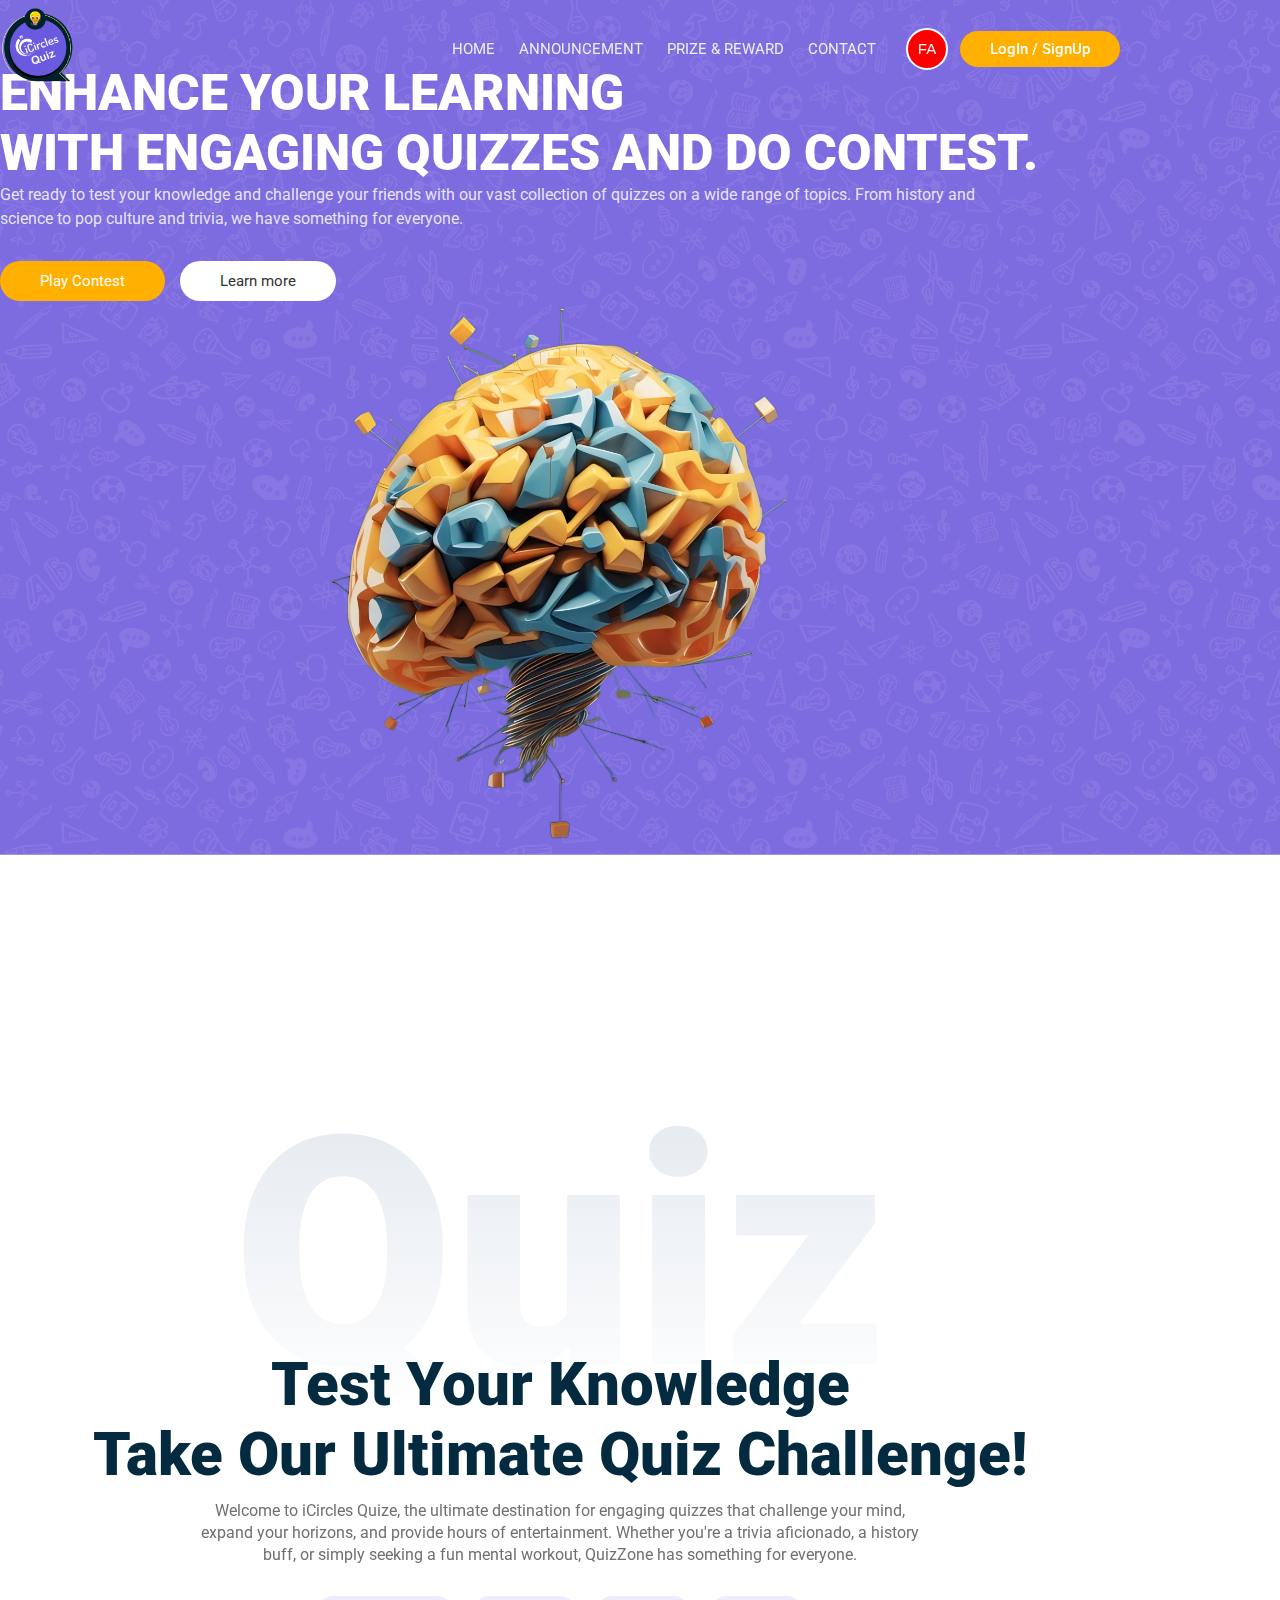
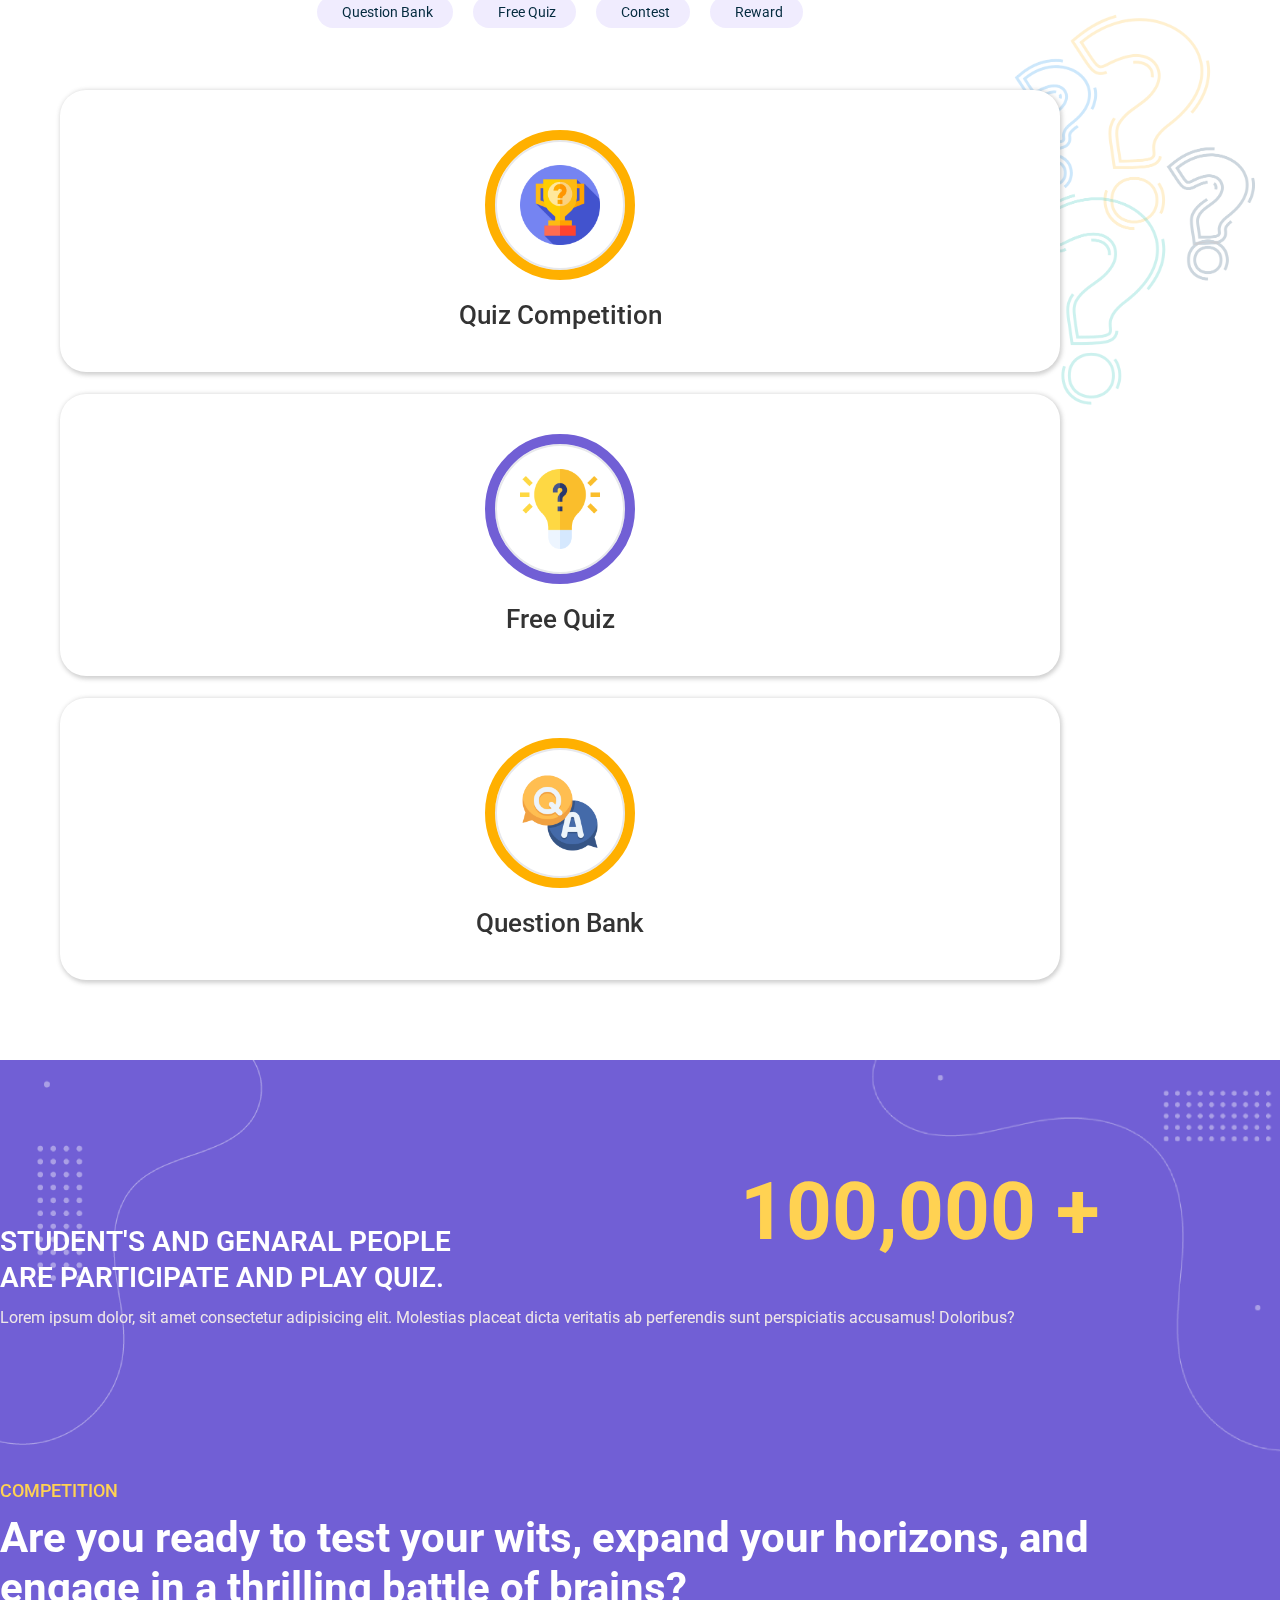
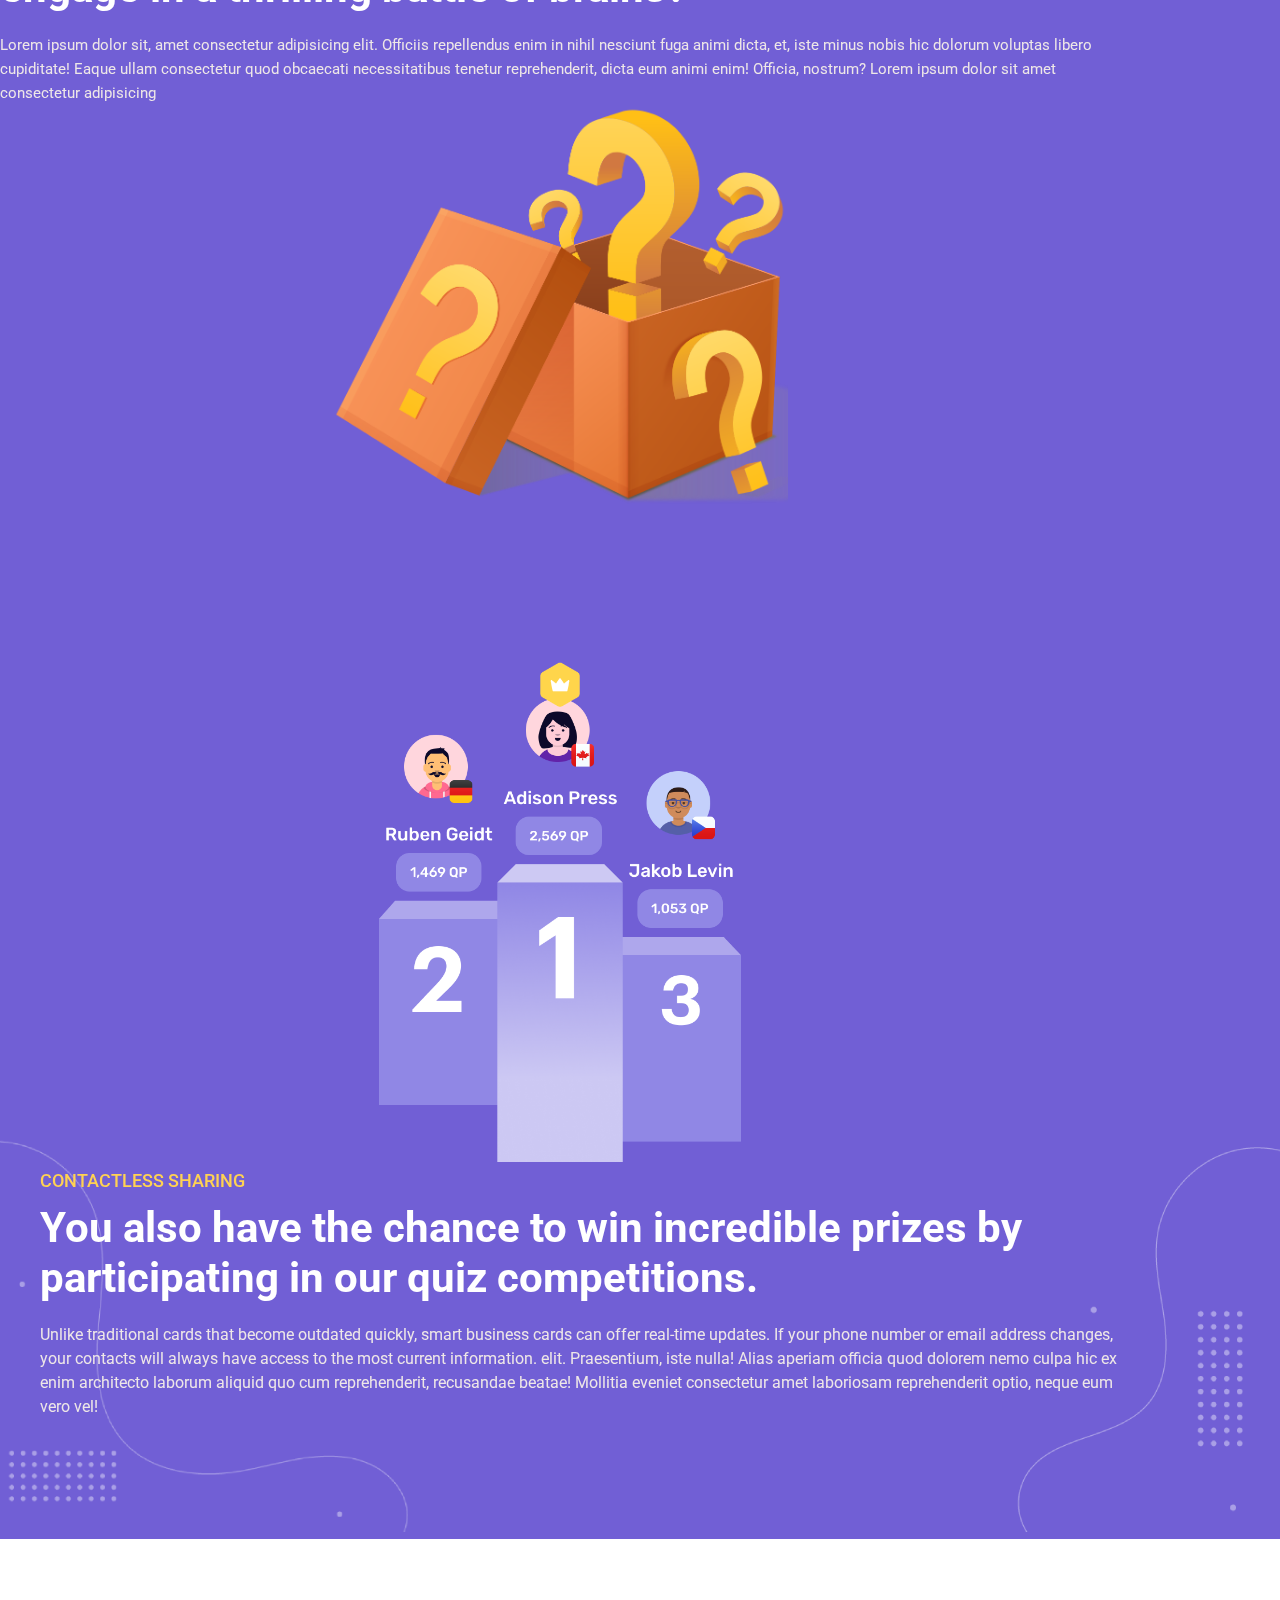
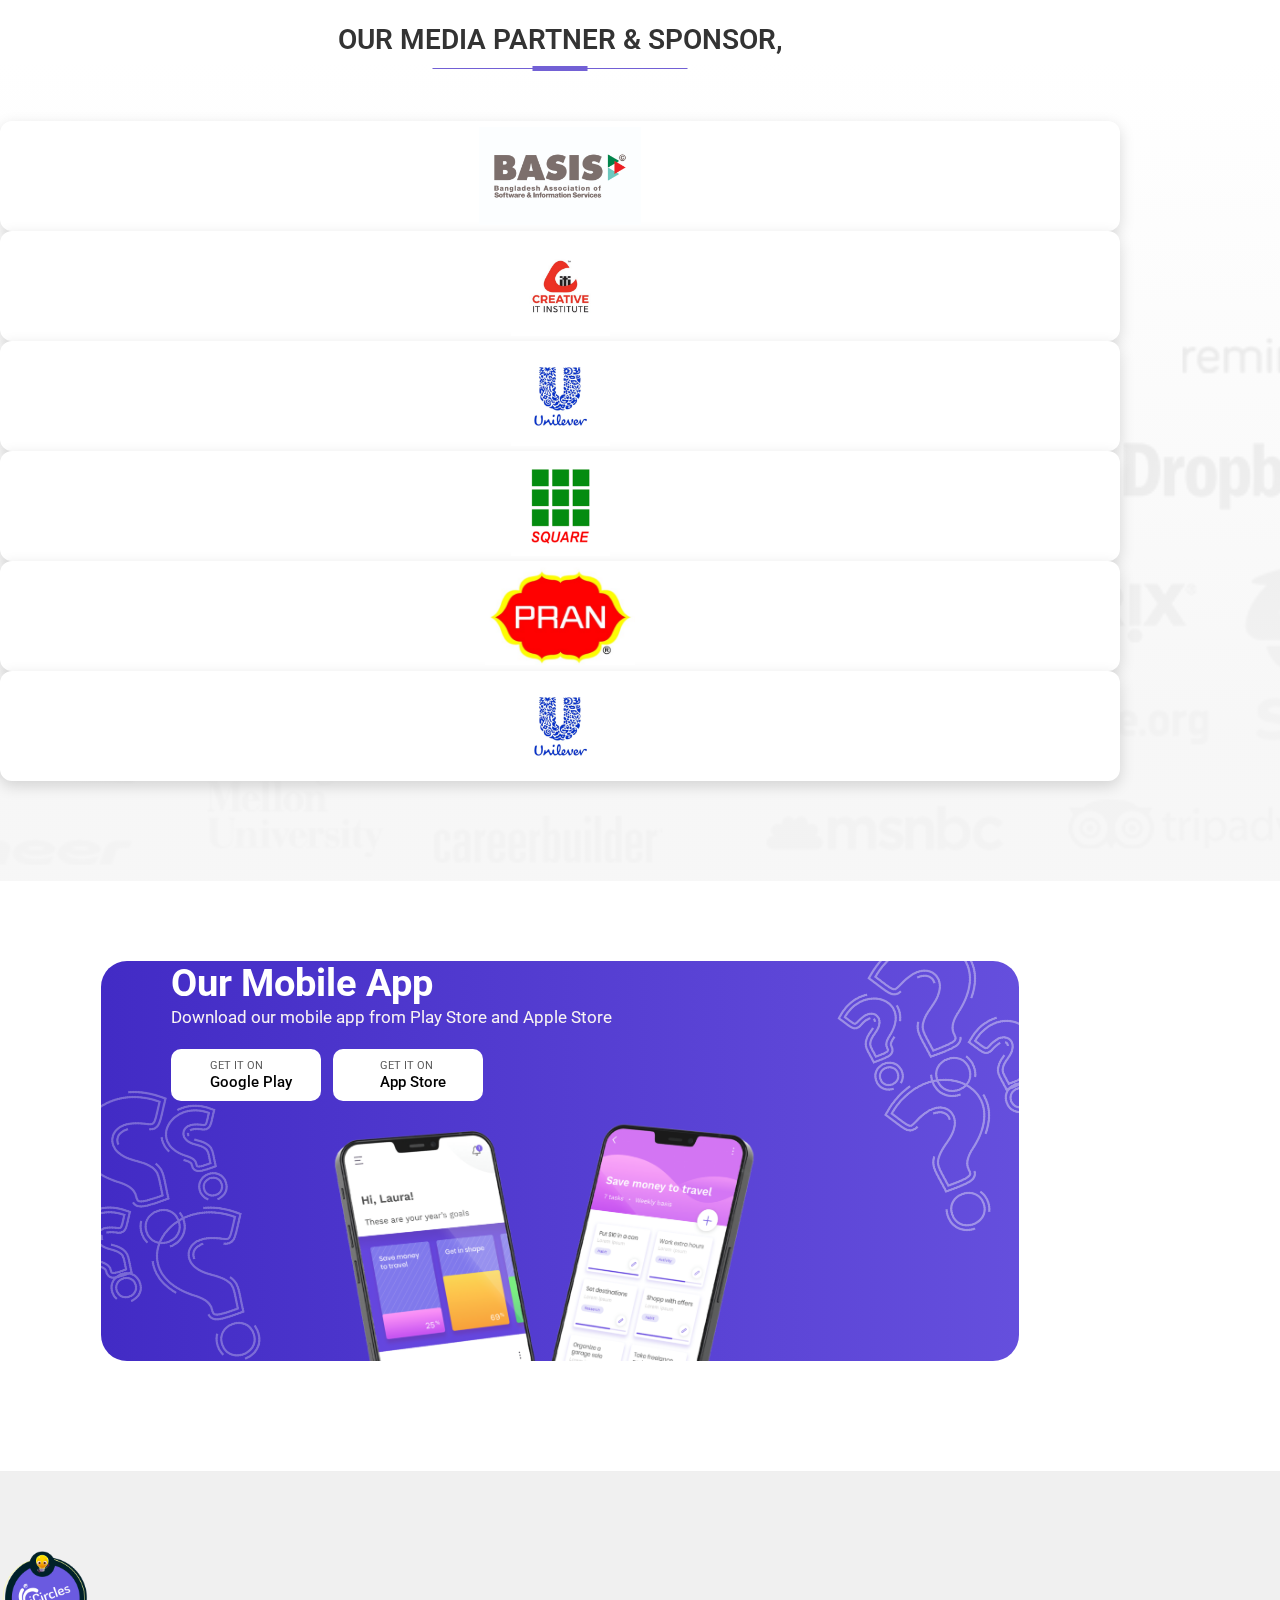
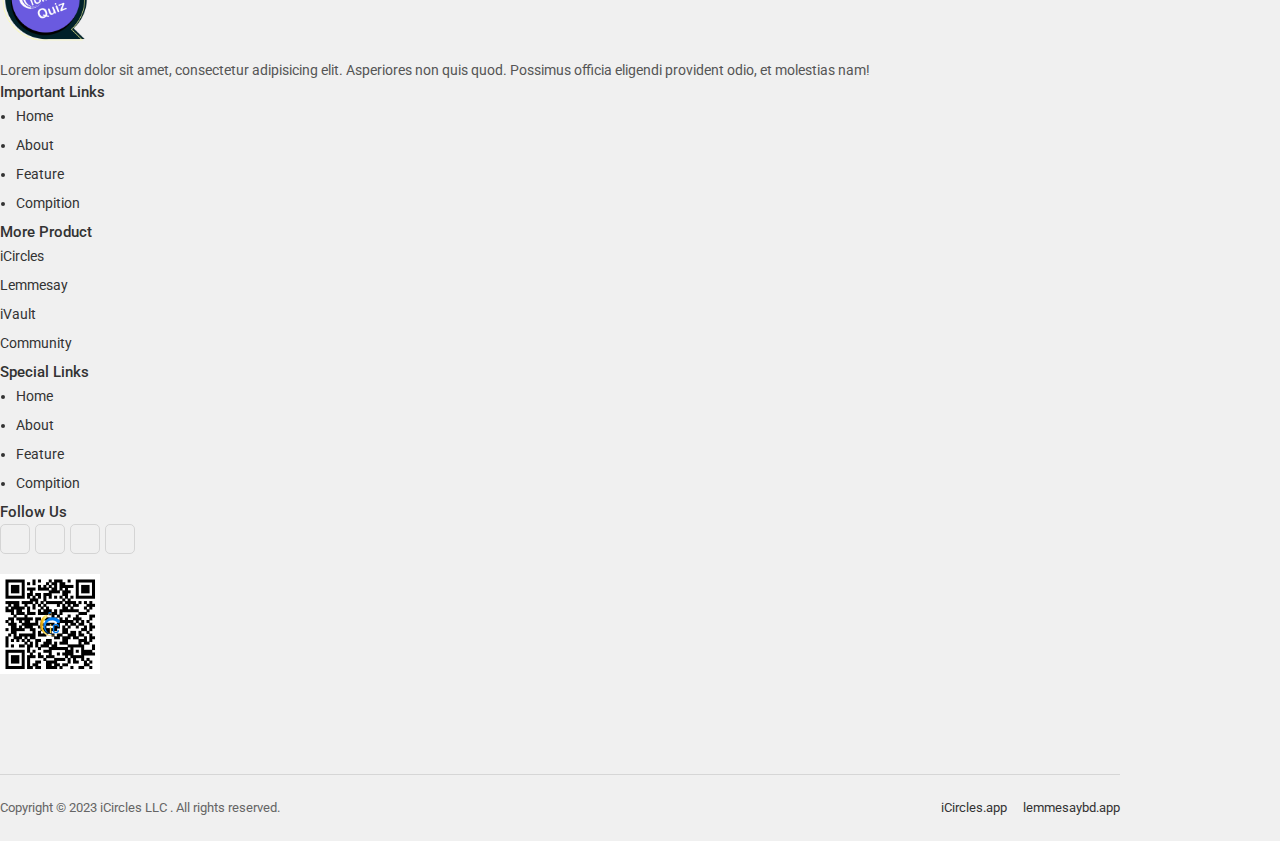
<file: index.html>
<!DOCTYPE html>
<html lang="en">

<head>
    <meta charset="UTF-8">
    <meta http-equiv="X-UA-Compatible" content="IE=edge">
    <meta name="viewport" content="width=device-width, initial-scale=1.0">
    <title>iCircles </title>
    <link rel="shortcut icon" href="" type="image/png">
    <link href="https://cdn.jsdelivr.net/npm/bootstrap@5.0.2/dist/css/bootstrap.min.css" rel="stylesheet"
        integrity="sha384-EVSTQN3/azprG1Anm3QDgpJLIm9Nao0Yz1ztcQTwFspd3yD65VohhpuuCOmLASjC" crossorigin="anonymous">
    <link rel="stylesheet" href="https://cdnjs.cloudflare.com/ajax/libs/font-awesome/6.3.0/css/all.min.css"
        integrity="sha512-SzlrxWUlpfuzQ+pcUCosxcglQRNAq/DZjVsC0lE40xsADsfeQoEypE+enwcOiGjk/bSuGGKHEyjSoQ1zVisanQ=="
        crossorigin="anonymous" referrerpolicy="no-referrer" />
    <link rel="stylesheet" href="https://cdn.jsdelivr.net/npm/swiper@8/swiper-bundle.min.css" />
    <link
        href="https://fonts.googleapis.com/css2?family=Open+Sans:wght@400;500;600;700;800&family=Poppins:wght@400;500;600;700;800;900&family=Roboto:wght@300;400;500;700;900&display=swap"
        rel="stylesheet">
    <link rel="stylesheet" href="css/style.css">
    <link rel="stylesheet" href="css/responsive.css">
</head>

<body>

    <!-------- Header Section Start  ---------->
    <div class="header">
        <div class="container">
            <div class="header_wrapper">
                <a href="index.html">
                    <div class="header_logo">
                        <img src="./images/logo.png" alt="" />
                    </div>
                </a>
                <div class="header_content">
                    <ul>
                        <li><a href="">Home</a></li>
                        <li><a href="">Announcement</a></li>
                        <li><a href="prize.html">Prize & Reward</a></li>
                        <li><a href="">Contact</a></li>
                    </ul>
                    <a href="profile.html">
                      <div class="profile_avatar">
                        <!-- <img src="" alt=""> -->
                        FA
                      </div>
                    </a>
                    <a href="login.html">
                        <div class="login_btn">
                            LogIn / SignUp
                        </div>
                    </a>
                </div>
            </div>
        </div>
    </div>
    <!-------- Header Section End  ---------->

    <!-------- Hero Section Start --------->
    <div class="hero">
        <div class="container">
            <div class="hero_wrapper">
                <div class="row align-items-center">
                    <div class="col-7">
                        <div class="hero_content">
                            <h1> Enhance Your Learning <br> with Engaging Quizzes and do contest. </h1>
                            <p>Get ready to test your knowledge and challenge your friends with our vast collection of
                                quizzes on a wide range of topics. From history and science to pop culture and trivia,
                                we have something for everyone.</p>
                            <div class="hero_buttons">
                                <a href="competitionCategory.html" class="btn_one">
                                    Play Contest
                                </a>
                                <a href="#feature" class="btn_one btn_two">
                                    Learn more
                                </a>
                            </div>
                        </div>
                    </div>
                    <div class="col-5">
                        <div class="slider_img">
                            <img src="./images/bn.png" alt="" />
                        </div>
                    </div>
                </div>
            </div>
        </div>
    </div>
    <!-------- Hero Section End --------->

    <!-------- Introduce Part Start ----------->
    <div class="introduce">
        <div class="container">
            <div class="introduce_wrapper">
                <div class="place_text">
                    <h2>Quiz</h2>
                </div>
                <div class="introduce_main_content">
                    <h3>Test Your Knowledge <br> Take Our Ultimate Quiz Challenge!</h3>
                    <p>Welcome to iCircles Quize, the ultimate destination for engaging quizzes that challenge your
                        mind, expand your horizons, and provide hours of entertainment. Whether you're a trivia
                        aficionado, a history buff, or simply seeking a fun mental workout, QuizZone has something for
                        everyone.
                    </p>

                    <div class="tag_content">
                        <div class="tag_line">
                            <i class="fa-solid fa-check"></i> Question Bank
                        </div>
                        <div class="tag_line">
                            <i class="fa-solid fa-check"></i> Free Quiz
                        </div>
                        <div class="tag_line">
                            <i class="fa-solid fa-check"></i> Contest
                        </div>
                        <div class="tag_line">
                            <i class="fa-solid fa-check"></i> Reward
                        </div>
                    </div>
                </div>
            </div>
        </div>
    </div>
    <!-------- Introduce Part End ------------->

    <!-------- Feature Section Start ---------->
    <section>
        <div class="feature">
            <div class="container">
                <div class="shape-1">
                    <img src="./images/s-1.png" alt="">
                </div>
                <div class="feature_wrapper">
                    <div class="row">
                        <div class="col-lg-4">
                            <a href="competitionCategory.html">
                                <div class="feature_wrap">
                                    <div class="circle">
                                        <img src="./images/feature-2.png" alt="">
                                    </div>
                                    <h4>Quiz Competition</h4>
                                </div>
                            </a>
                        </div>
                        <div class="col-lg-4">
                            <a href="freeQuiz.html">
                                <div class="feature_wrap">
                                    <div class="circle middle_circle">
                                        <img src="./images/feature-3.png" alt="">
                                    </div>
                                    <h4>Free Quiz</h4>
                                </div>
                            </a>
                        </div>
                        <div class="col-lg-4">
                            <a href="questionCategory.html">
                                <div class="feature_wrap">
                                    <div class="circle">
                                        <img src="./images/feature-1.png" alt="">
                                    </div>
                                    <h4>Question Bank</h4>
                                </div>
                            </a>
                        </div>
                    </div>
                </div>
            </div>
        </div>
    </section>
    <!-------- Feature Section End   ---------->

    <!-------- Feature Overview ---------->
    <section>
        <div class="feature_overview" id="feature">
            <div class="line-shape-1">
                <img src="./images/lineShape-1.webp" alt="">
            </div>
            <div class="line-shape-2">
                <img src="./images/lineShape-2.webp" alt="">
            </div>
            <div class="line-shape-3">
                <img src="./images/lineShape-2.webp" alt="">
            </div>
            <div class="line-shape-4">
                <img src="./images/lineShape-1.webp" alt="">
            </div>
            <div class="container">
                <div class="feature_overview_top">
                    <div class="row">
                        <div class="col-6">
                            <h2>100,000 +</h2>
                        </div>
                        <div class="col-6">
                            <div class="d_text">
                                Student's and Genaral People <br /> are Participate and Play Quiz.
                            </div>
                            <p>Lorem ipsum dolor, sit amet consectetur adipisicing elit. Molestias placeat dicta
                                veritatis ab perferendis sunt perspiciatis accusamus! Doloribus?</p>
                        </div>
                    </div>
                </div>
                <div class="feature_overview_middle">
                    <div class="row">
                        <div class="col-lg-6">
                            <div class="middle_left">
                                <div class="sec_head">
                                    Competition
                                </div>
                                <h3>Are you ready to test your wits, expand your horizons, and engage in a thrilling
                                    battle of brains?</h3>
                                <p>Lorem ipsum dolor sit, amet consectetur adipisicing elit. Officiis repellendus enim
                                    in nihil nesciunt fuga animi dicta, et, iste minus nobis hic dolorum voluptas libero
                                    cupiditate! Eaque ullam consectetur quod obcaecati necessitatibus tenetur
                                    reprehenderit, dicta eum animi enim! Officia, nostrum? Lorem ipsum dolor sit amet
                                    consectetur adipisicing </p>
                            </div>
                        </div>
                        <div class="col-lg-6">
                            <div class="middle_right">
                                <img src="./images/box.webp" alt="" />
                            </div>
                        </div>
                    </div>
                </div>
                <div class="feature_overview_bottom">
                    <div class="row">
                        <div class="col-lg-6">
                            <div class="bottom_left">
                                <img src="./images/competitionT.png" alt="" />
                            </div>
                        </div>
                        <div class="col-lg-6">
                            <div class="bottom_right">
                                <div class="sec_head">
                                    Contactless Sharing
                                </div>
                                <h3> You also have the chance to win incredible prizes by participating in our quiz
                                    competitions.</h3>
                                <p>Unlike traditional cards that become outdated quickly, smart business cards can offer
                                    real-time updates.
                                    If your phone number or email address changes, your contacts will always have access
                                    to the most current
                                    information.
                                    elit. Praesentium, iste nulla! Alias aperiam officia quod dolorem nemo culpa hic ex
                                    enim architecto laborum aliquid quo cum reprehenderit, recusandae beatae! Mollitia
                                    eveniet consectetur amet laboriosam reprehenderit optio, neque eum vero vel!</p>
                            </div>
                        </div>
                    </div>
                </div>
            </div>
        </div>
    </section>
    <!---------- Feature Overview ---------->

    <!--------- Sponser List --------->
    <section>
        <div class="sponsor">
            <div class="container">
                <div class="section_heading">
                    <span>Our Media Partner & Sponsor,</span>
                </div>
            </div>
            <div class="sponsor_wrapper">
                <div class="container">
                    <div class="row">
                        <div class="col-lg-2 p-1">
                            <div class="sponsor_item">
                                <img src="./images/sponsor-1.png" alt="">
                            </div>
                        </div>
                        <div class="col-lg-2 p-1">
                            <div class="sponsor_item">
                                <img src="./images/sponsor-2.png" alt="">
                            </div>
                        </div>
                        <div class="col-lg-2 p-1">
                            <div class="sponsor_item">
                                <img src="./images/sponsor-3.png" alt="">
                            </div>
                        </div>
                        <div class="col-lg-2 p-1">
                            <div class="sponsor_item">
                                <img src="./images/sponsor-4.png" alt="">
                            </div>
                        </div>
                        <div class="col-lg-2 p-1">
                            <div class="sponsor_item">
                                <img src="./images/sponsor-5.png" alt="">
                            </div>
                        </div>
                        <div class="col-lg-2 p-1">
                            <div class="sponsor_item">
                                <img src="./images/sponsor-3.png" alt="">
                            </div>
                        </div>
                    </div>
                </div>
            </div>
        </div>
    </section>
    <!---------- Sponser List  -------->

    <!---------- Mobile App Section Start ----------->
    <section>
        <div class="mobile_app">
            <div class="container">
                <div class="mobile_app_wrapper">
                    <div class="mob_shape">
                        <img src="./images/mobQ.png" alt="">
                    </div>
                    <div class="mob_shape_2">
                        <img src="./images/mob1.png" alt="">
                    </div>
                    <div class="row align-items-center">
                        <div class="col-lg-6">
                            <div class="mob_text">
                                <h2>Our Mobile App</h2>
                                <h3>Download our mobile app from Play Store and Apple Store</h3>

                                <div class="app_btns">
                                    <div class="app_btn">
                                        <i class="fab fa-apple"></i>
                                        <div class="btn_text">
                                            <div class="text_one">Get it on</div>
                                            <div class="text_two">Google Play</div>
                                        </div>
                                    </div>
                                    <div class="app_btn btn_2">
                                        <i class="fab fa-google-play"></i>
                                        <div class="btn_text">
                                            <div class="text_one">Get it on</div>
                                            <div class="text_two">App Store</div>
                                        </div>
                                    </div>
                                </div>
                            </div>
                        </div>
                        <div class="col-lg-6">
                            <div class="mob_img">
                                <img src="./images/mobileImg.png" alt="">
                            </div>
                        </div>
                    </div>
                </div>
            </div>
        </div>
    </section>
    <!---------- Mobile App Section End ----------->

    <!---------- Footer Section Start ----------->
    <footer class="footer">
        <div class="fotter_main">
            <div class="container">
                <div class="footer_wrapper">
                    <div class="row">
                        <div class="col-lg-4">
                            <div class="footer_wrap">
                                <div class="footer_logo">
                                    <img src="./images/logo.png" alt="">
                                </div>
                                <p>Lorem ipsum dolor sit amet, consectetur adipisicing elit. Asperiores non quis quod. Possimus officia eligendi provident odio, et molestias nam! </p>
                            </div>
                        </div>
                        <div class="col-lg-2">
                            <div class="footer_wrap">
                                <h4>Important Links</h4>
                                <ul>
                                    <li><a href="#"> Home  </a></li>
                                    <li><a href="#"> About  </a></li>
                                    <li><a href="#"> Feature  </a></li>
                                    <li><a href="#"> Compition  </a></li>
                                </ul>
                            </div>
                        </div>
                        <div class="col-lg-2">
                            <div class="footer_wrap">
                                <h4>More Product</h4>
                                <ul class="product_list">
                                    <li><a href="#"> iCircles  </a></li>
                                    <li><a href="#"> Lemmesay  </a></li>
                                    <li><a href="#"> iVault  </a></li>
                                    <li><a href="#"> Community  </a></li>
                                </ul>
                            </div>
                        </div>
                        <div class="col-lg-2">
                            <div class="footer_wrap">
                                <h4> Special Links </h4>
                                <ul>
                                    <li><a href="#"> Home  </a></li>
                                    <li><a href="#"> About  </a></li>
                                    <li><a href="#"> Feature  </a></li>
                                    <li><a href="#"> Compition  </a></li>
                                </ul>
                            </div>
                        </div>
                        <div class="col-lg-2">
                            <div class="footer_wrap">
                                <h4>Follow Us</h4>
                                <div class="social_links">
                                    <i class="fa-brands fa-facebook-f"></i>
                                    <i class="fa-brands fa-linkedin-in"></i>
                                    <i class="fa-brands fa-instagram"></i>
                                    <i class="fa-brands fa-youtube"></i>
                                </div>
                                <div class="qr_img">
                                    <img src="./images/qr.png" alt="">
                                </div>
                            </div>
                        </div>
                    </div>
                </div>
                <div class="footer_bottom">
                    <span> Copyright © 2023 iCircles LLC . All rights reserved. </span>
                    <ul>
                        <li><a href="#"> <i class="fa-solid fa-chevron-right"></i> iCircles.app </a></li>
                        <li><a href="#"> <i class="fa-solid fa-chevron-right"></i> lemmesaybd.app </a></li>
                    </ul>
                </div>
            </div>
        </div>
    </footer>
    <!---------- Footer Section End ----------->

    <!-- Loader Screen -->
    <div id="loading-screen" class="loading_screen" >
        <div class="loader">
            <img src="./images/loader.webp" alt="">
        </div>
    </div>
    <!--
     Javascript Script Linker Part
--------------------------------------------------->
    <script src="js/jquery-3.6.0.min.js"></script>
    <script src="https://cdn.jsdelivr.net/npm/bootstrap@5.0.2/dist/js/bootstrap.bundle.min.js"
        integrity="sha384-MrcW6ZMFYlzcLA8Nl+NtUVF0sA7MsXsP1UyJoMp4YLEuNSfAP+JcXn/tWtIaxVXM"
        crossorigin="anonymous"></script>
    <script src="https://cdn.jsdelivr.net/npm/swiper@8/swiper-bundle.min.js"></script>
    <script src="js/custom.js"></script>
</body>
</file>
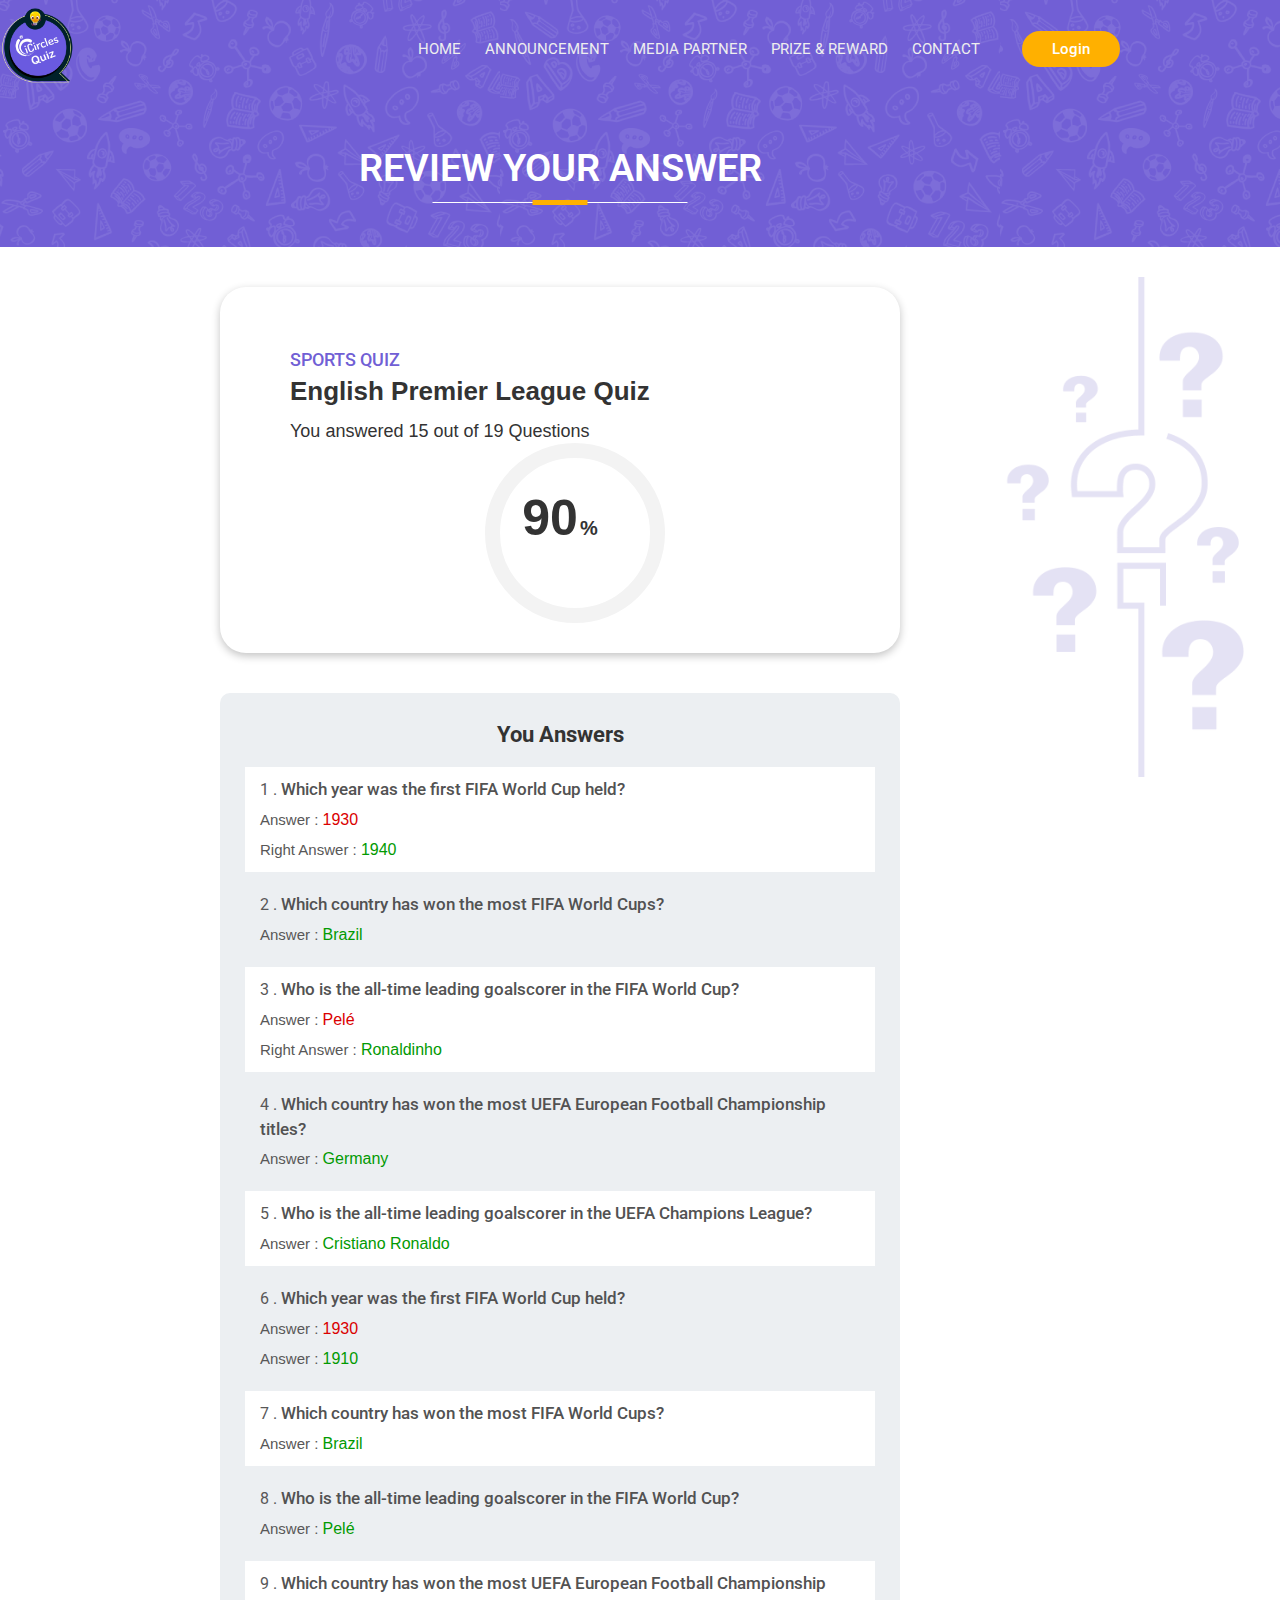
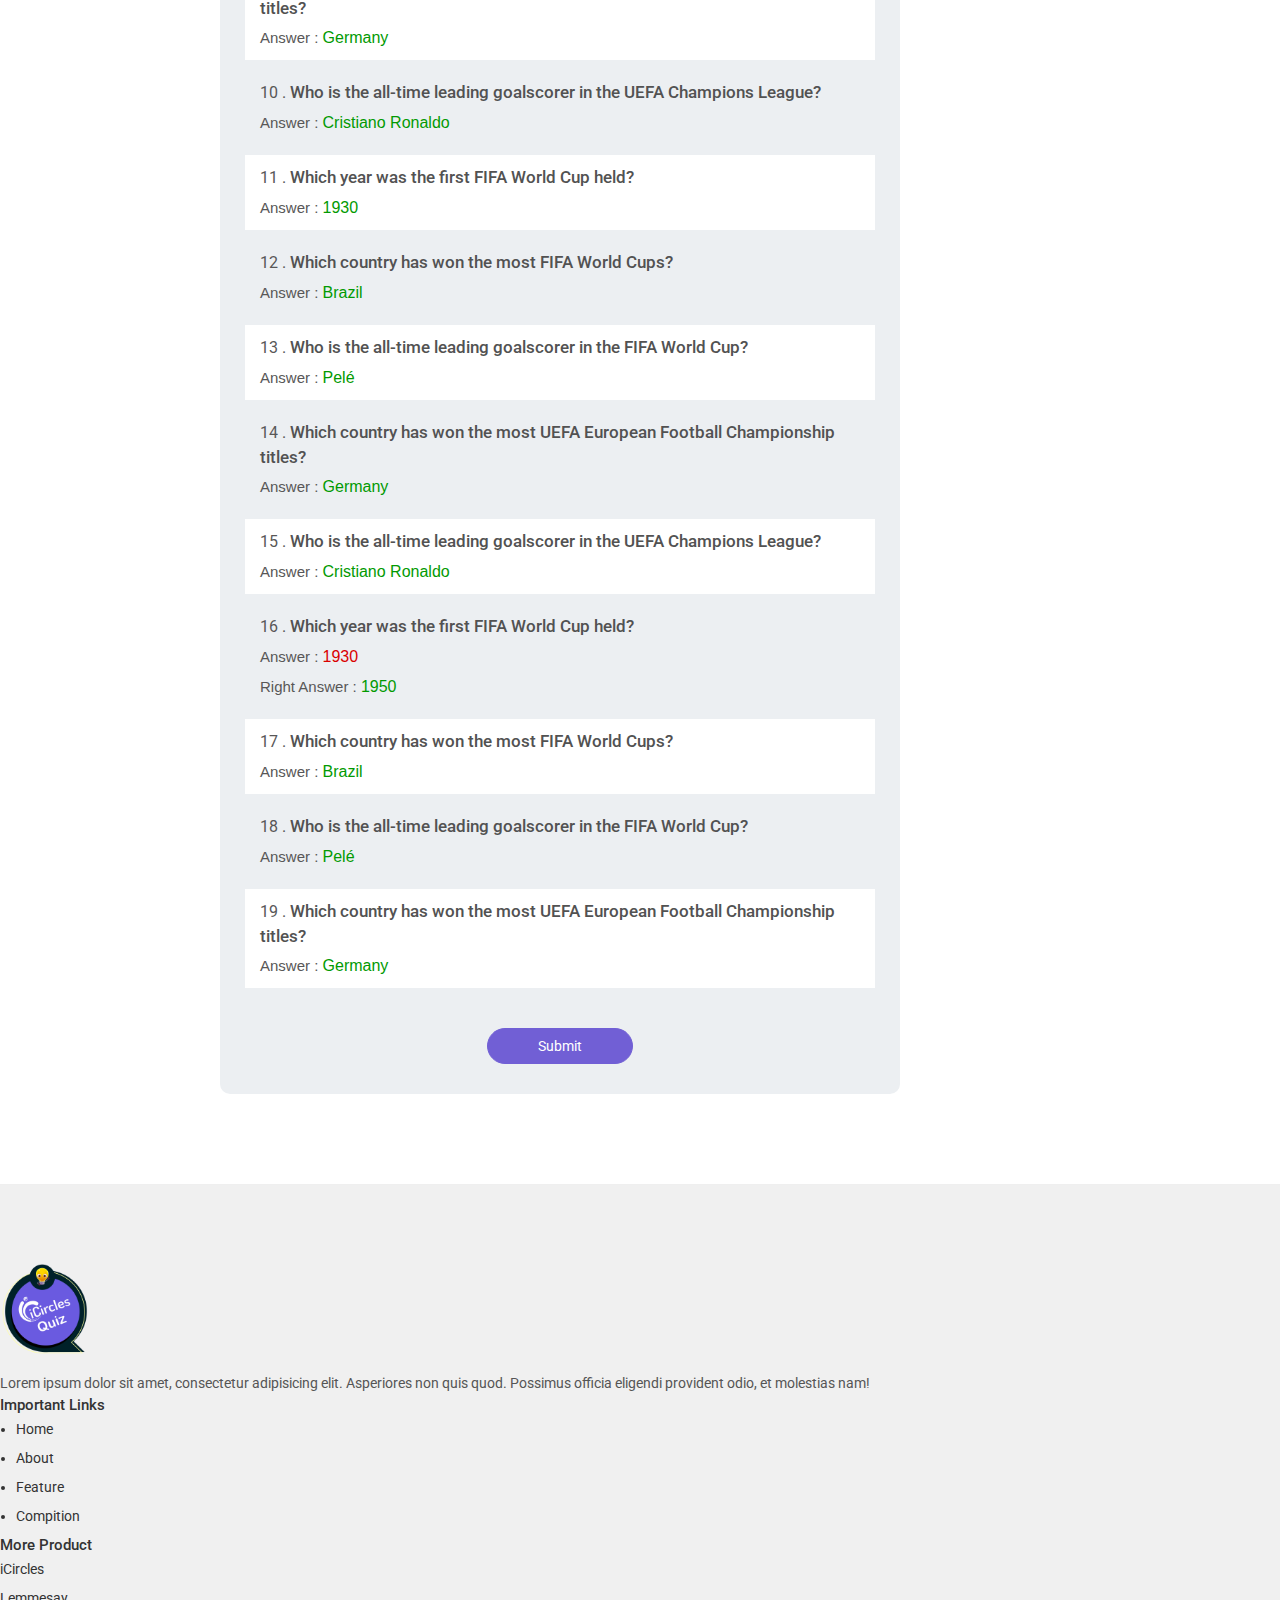
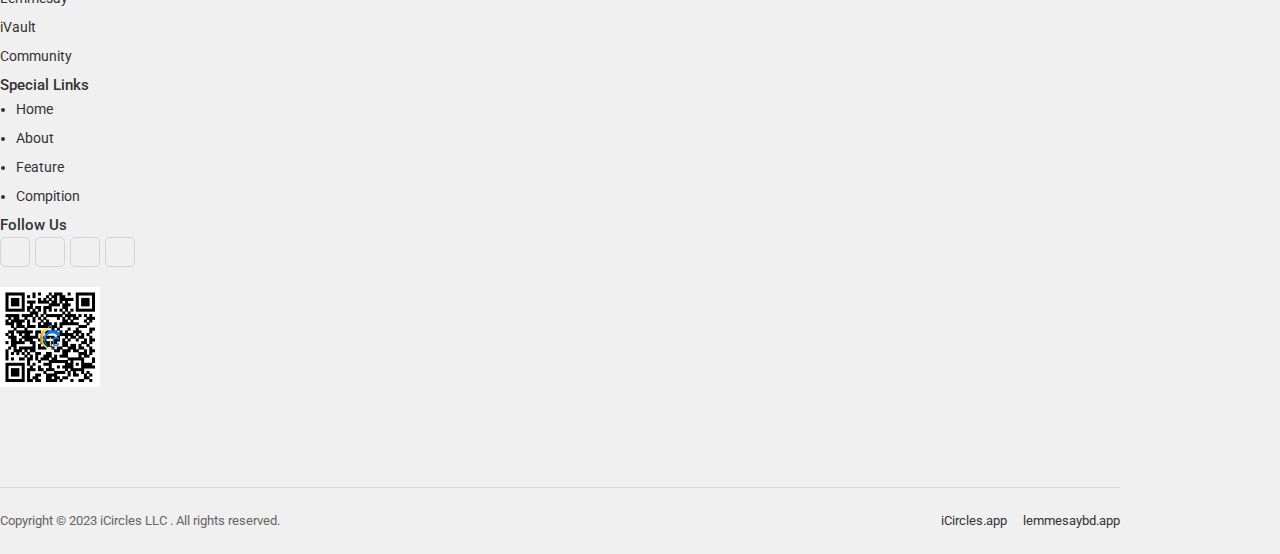
<file: competitionAnswer.html>
<!DOCTYPE html>
<html lang="en">

<head>
    <meta charset="UTF-8">
    <meta http-equiv="X-UA-Compatible" content="IE=edge">
    <meta name="viewport" content="width=device-width, initial-scale=1.0">
    <title>iCircles </title>
    <link rel="shortcut icon" href="" type="image/png">
    <link href="https://cdn.jsdelivr.net/npm/bootstrap@5.0.2/dist/css/bootstrap.min.css" rel="stylesheet"
        integrity="sha384-EVSTQN3/azprG1Anm3QDgpJLIm9Nao0Yz1ztcQTwFspd3yD65VohhpuuCOmLASjC" crossorigin="anonymous">
    <link rel="stylesheet" href="https://cdnjs.cloudflare.com/ajax/libs/font-awesome/6.3.0/css/all.min.css"
        integrity="sha512-SzlrxWUlpfuzQ+pcUCosxcglQRNAq/DZjVsC0lE40xsADsfeQoEypE+enwcOiGjk/bSuGGKHEyjSoQ1zVisanQ=="
        crossorigin="anonymous" referrerpolicy="no-referrer" />
    <link rel="stylesheet" href="https://cdn.jsdelivr.net/npm/swiper@8/swiper-bundle.min.css" />
    <link
        href="https://fonts.googleapis.com/css2?family=Open+Sans:wght@400;500;600;700;800&family=Poppins:wght@400;500;600;700;800;900&family=Roboto:wght@300;400;500;700;900&display=swap"
        rel="stylesheet">
    <link rel="stylesheet" href="css/style.css">
    <link rel="stylesheet" href="css/responsive.css">
</head>

<body>

    <!-------- Header Section Start  ---------->
    <div class="header">
        <div class="container">
            <div class="header_wrapper">
                <a href="index.html">
                    <div class="header_logo">
                        <img src="./images/logo.png" alt="" />
                    </div>
                </a>
                <div class="header_content">
                    <ul>
                        <li><a href="index.html">Home</a></li>
                        <li><a href="">Announcement</a></li>
                        <li><a href="">Media Partner</a></li>
                        <li><a href="">Prize & Reward</a></li>
                        <li><a href="">Contact</a></li>
                    </ul>
                    <div class="login_btn">
                        Login
                    </div>
                </div>
            </div>
        </div>
    </div>
    <!-------- Header Section End  ---------->
    <!-------- Common Hero Plate ---------->
    <div class="common_hero_plate">
        <div class="container">
            <div class="section_heading_white">
                <span>Review Your Answer</span>
            </div>
        </div>
    </div>
    <!-------- Common Hero Plate ---------->

    <!---------- Question Bank Section ---------->
    <div class="competition_answer">
        <div class="freeQuiz_shape">
            <img src="./images/shape-2.webp" alt="">
        </div>
        <div class="container">
            <div class="answer_overview">
                <div class="answer_overview_wrapper">
                    <div class="row align-items-center">
                        <div class="col-lg-7">
                            <div class="answer_review_text">
                                <h4>SPORTS QUIZ  <i class="fa-solid fa-puzzle-piece"></i></h4>
                                <h3>English Premier League Quiz</h3>
                                <h5>You answered 15 out of 19 Questions</h5>
                            </div>
                        </div>
                        <div class="col-lg-5">
                            <div class="progress blue">
                                <span class="progress-left">
                                    <span class="progress-bar"></span>
                                </span>
                                <span class="progress-right">
                                    <span class="progress-bar"></span>
                                </span>
                                <div class="progress-value">90<span>%</span> </div>
                            </div>
                        </div>
                    </div>
                </div>
                <div class="answer_wrapper">
                    <h4>You Answers</h4>
                    <div class="answer_bank_item">
                        <div class="item_question">
                            <span> 1 .</span> Which year was the first FIFA World Cup held?
                        </div>
                        <div class="item_answer">
                             Answer : <span class="red-color"> 1930 </span>
                        </div>
                        <div class="item_answer">
                            Right Answer : <span class="green-color"> 1940 </span>
                        </div>
                    </div>
                    <div class="answer_bank_item">
                        <div class="item_question">
                            <span> 2 .</span> Which country has won the most FIFA World Cups?
                        </div>
                        <div class="item_answer">
                            Answer : <span class="green-color"> Brazil </span>
                        </div>
                    </div>
                    <div class="answer_bank_item">
                        <div class="item_question">
                            <span> 3 .</span> Who is the all-time leading goalscorer in the FIFA World Cup?
                        </div>
                        <div class="item_answer">
                            Answer : <span class="red-color"> Pelé </span>
                        </div>
                        <div class="item_answer">
                            Right Answer : <span class="green-color"> Ronaldinho </span>
                        </div>
                    </div>
                    <div class="answer_bank_item">
                        <div class="item_question">
                            <span> 4 .</span> Which country has won the most UEFA European Football Championship titles?
                        </div>
                        <div class="item_answer">
                            Answer : <span class="green-color"> Germany </span>
                        </div>
                    </div>
                    <div class="answer_bank_item">
                        <div class="item_question">
                            <span> 5 .</span> Who is the all-time leading goalscorer in the UEFA Champions League?
                        </div>
                        <div class="item_answer">
                            Answer : <span class="green-color"> Cristiano Ronaldo  </span>
                        </div>
                    </div>
                    <div class="answer_bank_item">
                        <div class="item_question">
                            <span> 6 .</span> Which year was the first FIFA World Cup held?
                        </div>
                        <div class="item_answer">
                            Answer : <span class="red-color"> 1930 </span>
                        </div>
                        <div class="item_answer">
                            Answer : <span class="green-color"> 1910 </span>
                        </div>
                    </div>
                    <div class="answer_bank_item">
                        <div class="item_question">
                            <span> 7 .</span> Which country has won the most FIFA World Cups?
                        </div>
                        <div class="item_answer">
                            Answer : <span class="green-color"> Brazil </span>
                        </div>
                    </div>
                    <div class="answer_bank_item">
                        <div class="item_question">
                            <span> 8 .</span> Who is the all-time leading goalscorer in the FIFA World Cup?
                        </div>
                        <div class="item_answer">
                            Answer : <span class="green-color"> Pelé </span>
                        </div>
                    </div>
                    <div class="answer_bank_item">
                        <div class="item_question">
                            <span> 9 .</span> Which country has won the most UEFA European Football Championship titles?
                        </div>
                        <div class="item_answer">
                            Answer : <span class="green-color"> Germany </span>
                        </div>
                    </div>
                    <div class="answer_bank_item">
                        <div class="item_question">
                            <span> 10 .</span> Who is the all-time leading goalscorer in the UEFA Champions League?
                        </div>
                        <div class="item_answer">
                            Answer : <span class="green-color"> Cristiano Ronaldo  </span>
                        </div>
                    </div>
                    <div class="answer_bank_item">
                        <div class="item_question">
                            <span> 11 .</span> Which year was the first FIFA World Cup held?
                        </div>
                        <div class="item_answer">
                            Answer : <span class="green-color"> 1930 </span>
                        </div>
                    </div>
                    <div class="answer_bank_item">
                        <div class="item_question">
                            <span> 12 .</span> Which country has won the most FIFA World Cups?
                        </div>
                        <div class="item_answer">
                            Answer : <span class="green-color"> Brazil </span>
                        </div>
                    </div>
                    <div class="answer_bank_item">
                        <div class="item_question">
                            <span> 13 .</span> Who is the all-time leading goalscorer in the FIFA World Cup?
                        </div>
                        <div class="item_answer">
                            Answer : <span class="green-color"> Pelé </span>
                        </div>
                    </div>
                    <div class="answer_bank_item">
                        <div class="item_question">
                            <span> 14 .</span> Which country has won the most UEFA European Football Championship titles?
                        </div>
                        <div class="item_answer">
                            Answer : <span class="green-color"> Germany </span>
                        </div>
                    </div>
                    <div class="answer_bank_item">
                        <div class="item_question">
                            <span> 15 .</span> Who is the all-time leading goalscorer in the UEFA Champions League?
                        </div>
                        <div class="item_answer">
                            Answer : <span class="green-color"> Cristiano Ronaldo  </span>
                        </div>
                    </div>
                    <div class="answer_bank_item">
                        <div class="item_question">
                            <span> 16 .</span> Which year was the first FIFA World Cup held?
                        </div>
                        <div class="item_answer">
                            Answer : <span class="red-color"> 1930 </span>
                        </div>
                        <div class="item_answer">
                           Right Answer : <span class="green-color"> 1950 </span>
                        </div>
                    </div>
                    <div class="answer_bank_item">
                        <div class="item_question">
                            <span> 17 .</span> Which country has won the most FIFA World Cups?
                        </div>
                        <div class="item_answer">
                            Answer : <span class="green-color"> Brazil </span>
                        </div>
                    </div>
                    <div class="answer_bank_item">
                        <div class="item_question">
                            <span> 18 .</span> Who is the all-time leading goalscorer in the FIFA World Cup?
                        </div>
                        <div class="item_answer">
                            Answer : <span class="green-color"> Pelé </span>
                        </div>
                    </div>
                    <div class="answer_bank_item">
                        <div class="item_question">
                            <span> 19 .</span> Which country has won the most UEFA European Football Championship titles?
                        </div>
                        <div class="item_answer">
                            Answer : <span class="green-color"> Germany </span>
                        </div>
                    </div>
                    <a href="index.html">
                        <div class="submit_btn">
                            <span>Submit</span>
                        </div>
                    </a>
                </div>
            </div>
        </div>
    </div>
    <!---------- Question Bank Section ---------->
        <!---------- Footer Section Start ----------->
        <footer class="footer">
            <div class="fotter_main">
                <div class="container">
                    <div class="footer_wrapper">
                        <div class="row">
                            <div class="col-lg-4">
                                <div class="footer_wrap">
                                    <div class="footer_logo">
                                        <img src="./images/logo.png" alt="">
                                    </div>
                                    <p>Lorem ipsum dolor sit amet, consectetur adipisicing elit. Asperiores non quis
                                        quod.
                                        Possimus officia eligendi provident odio, et molestias nam! </p>
                                </div>
                            </div>
                            <div class="col-lg-2">
                                <div class="footer_wrap">
                                    <h4>Important Links</h4>
                                    <ul>
                                        <li><a href="#"> Home </a></li>
                                        <li><a href="#"> About </a></li>
                                        <li><a href="#"> Feature </a></li>
                                        <li><a href="#"> Compition </a></li>
                                    </ul>
                                </div>
                            </div>
                            <div class="col-lg-2">
                                <div class="footer_wrap">
                                    <h4>More Product</h4>
                                    <ul class="product_list">
                                        <li><a href="#"> iCircles </a></li>
                                        <li><a href="#"> Lemmesay </a></li>
                                        <li><a href="#"> iVault </a></li>
                                        <li><a href="#"> Community </a></li>
                                    </ul>
                                </div>
                            </div>
                            <div class="col-lg-2">
                                <div class="footer_wrap">
                                    <h4> Special Links </h4>
                                    <ul>
                                        <li><a href="#"> Home </a></li>
                                        <li><a href="#"> About </a></li>
                                        <li><a href="#"> Feature </a></li>
                                        <li><a href="#"> Compition </a></li>
                                    </ul>
                                </div>
                            </div>
                            <div class="col-lg-2">
                                <div class="footer_wrap">
                                    <h4>Follow Us</h4>
                                    <div class="social_links">
                                        <i class="fa-brands fa-facebook-f"></i>
                                        <i class="fa-brands fa-linkedin-in"></i>
                                        <i class="fa-brands fa-instagram"></i>
                                        <i class="fa-brands fa-youtube"></i>
                                    </div>
                                    <div class="qr_img">
                                        <img src="./images/qr.png" alt="">
                                    </div>
                                </div>
                            </div>
                        </div>
                    </div>
                    <div class="footer_bottom">
                        <span> Copyright © 2023 iCircles LLC . All rights reserved. </span>
                        <ul>
                            <li><a href="#"> <i class="fa-solid fa-chevron-right"></i> iCircles.app </a></li>
                            <li><a href="#"> <i class="fa-solid fa-chevron-right"></i> lemmesaybd.app </a></li>
                        </ul>
                    </div>
                </div>
            </div>
        </footer>
        <!---------- Footer Section End ----------->


        <!-- Loader Screen -->
    <div id="loading-screen" class="loading_screen" >
        <div class="loader">
            <img src="./images/loader.webp" alt="">
        </div>
    </div>

        <!--
     Javascript Script Linker Part
--------------------------------------------------->
        <script src="js/jquery-3.6.0.min.js"></script>
        <script src="https://cdn.jsdelivr.net/npm/bootstrap@5.0.2/dist/js/bootstrap.bundle.min.js"
            integrity="sha384-MrcW6ZMFYlzcLA8Nl+NtUVF0sA7MsXsP1UyJoMp4YLEuNSfAP+JcXn/tWtIaxVXM"
            crossorigin="anonymous"></script>
        <script src="https://cdn.jsdelivr.net/npm/swiper@8/swiper-bundle.min.js"></script>
        <script src="js/custom.js"></script>
</body>
</file>
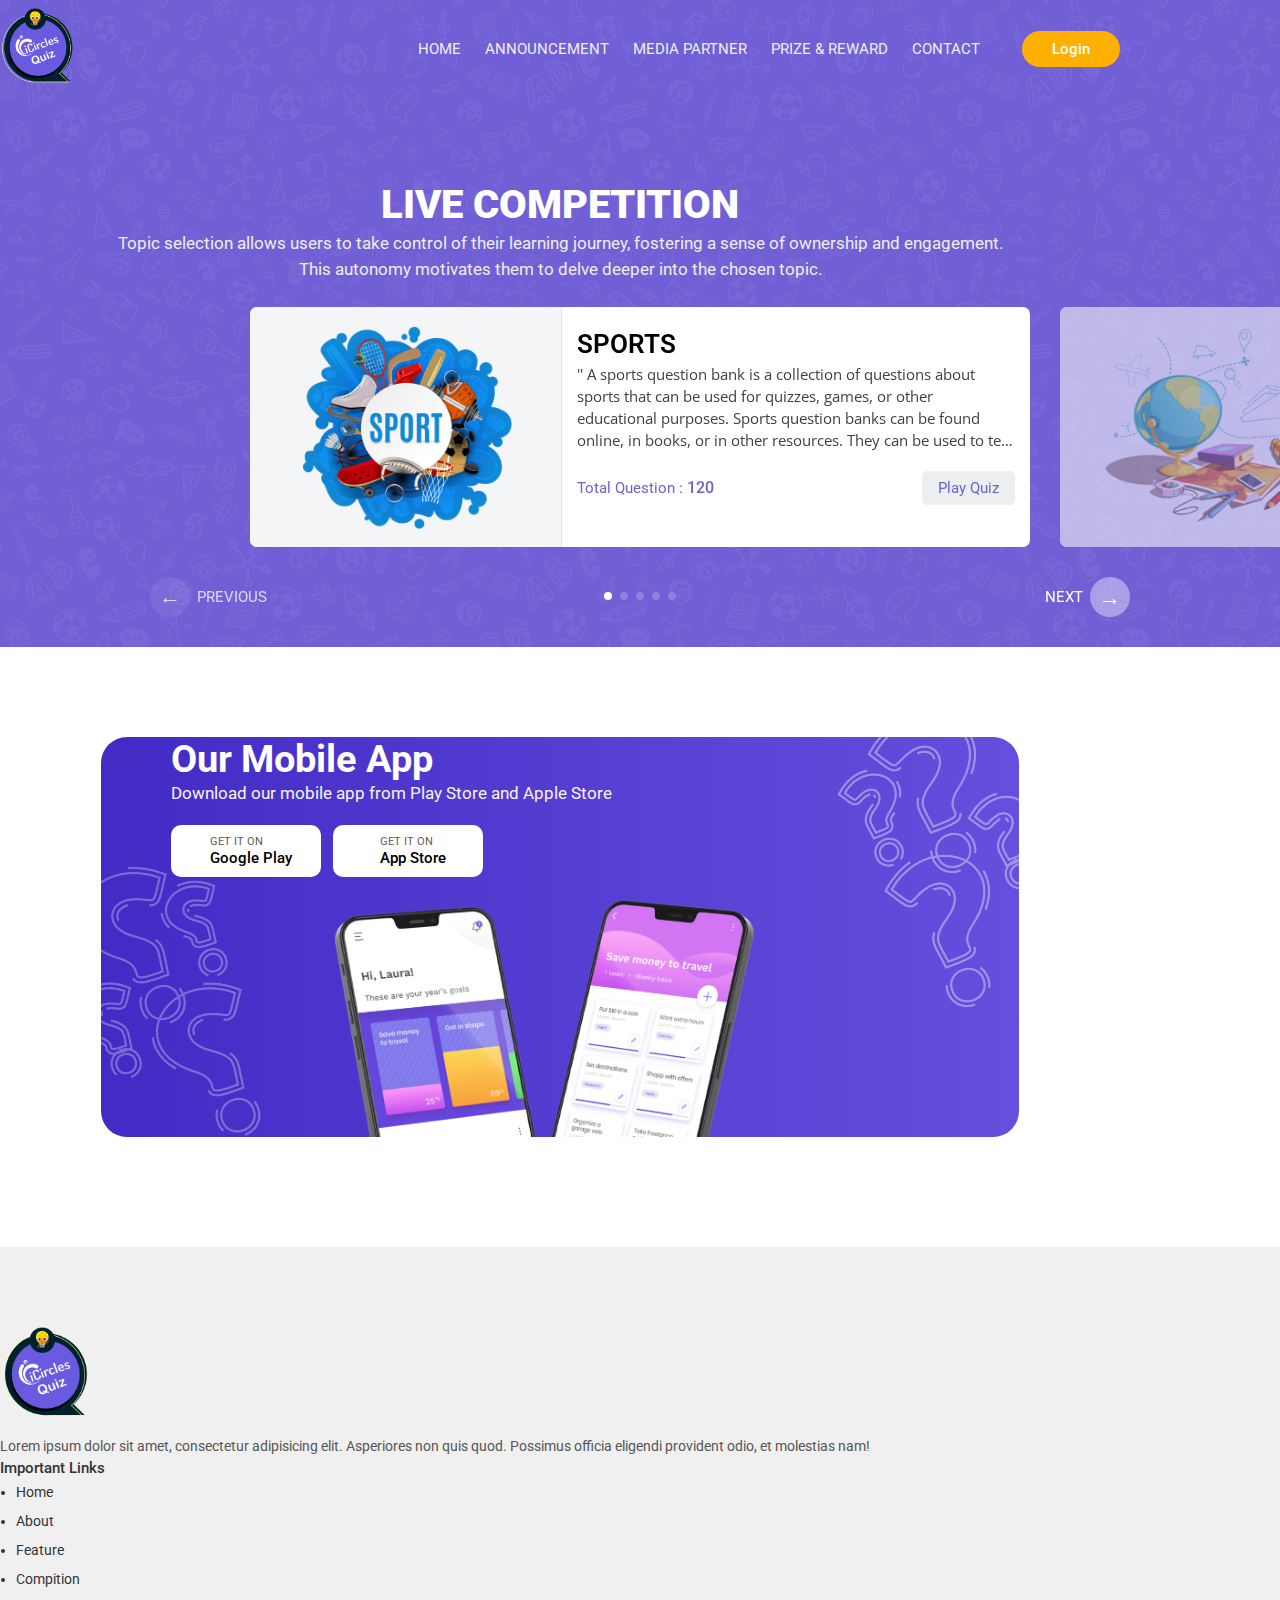
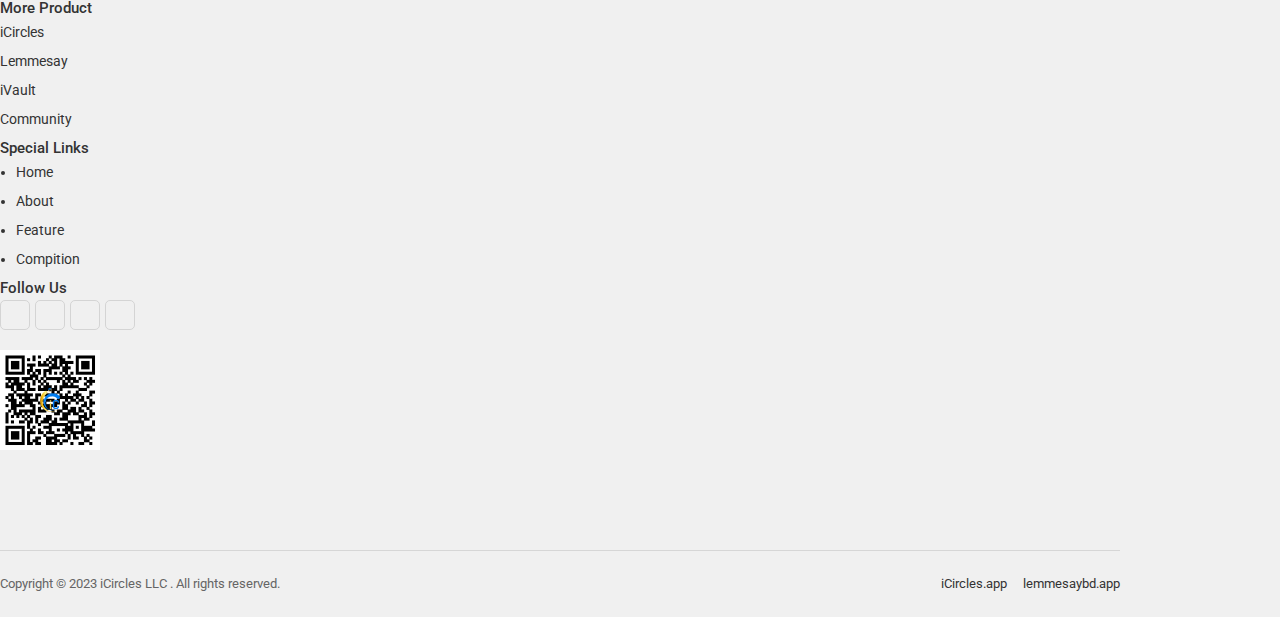
<file: competitionCategory.html>
<!DOCTYPE html>
<html lang="en">

<head>
    <meta charset="UTF-8">
    <meta http-equiv="X-UA-Compatible" content="IE=edge">
    <meta name="viewport" content="width=device-width, initial-scale=1.0">
    <title>iCircles </title>
    <link rel="shortcut icon" href="" type="image/png">
    <link href="https://cdn.jsdelivr.net/npm/bootstrap@5.0.2/dist/css/bootstrap.min.css" rel="stylesheet"
        integrity="sha384-EVSTQN3/azprG1Anm3QDgpJLIm9Nao0Yz1ztcQTwFspd3yD65VohhpuuCOmLASjC" crossorigin="anonymous">
    <link rel="stylesheet" href="https://cdnjs.cloudflare.com/ajax/libs/font-awesome/6.3.0/css/all.min.css"
        integrity="sha512-SzlrxWUlpfuzQ+pcUCosxcglQRNAq/DZjVsC0lE40xsADsfeQoEypE+enwcOiGjk/bSuGGKHEyjSoQ1zVisanQ=="
        crossorigin="anonymous" referrerpolicy="no-referrer" />
    <link rel="stylesheet" href="https://cdn.jsdelivr.net/npm/swiper@8/swiper-bundle.min.css" />
    <link
        href="https://fonts.googleapis.com/css2?family=Open+Sans:wght@400;500;600;700;800&family=Poppins:wght@400;500;600;700;800;900&family=Roboto:wght@300;400;500;700;900&display=swap"
        rel="stylesheet">
    <link rel="stylesheet" href="css/style.css">
    <link rel="stylesheet" href="css/responsive.css">
</head>

<body>

    <!-------- Header Section Start  ---------->
    <div class="header">
        <div class="container">
            <div class="header_wrapper">
                <a href="index.html">
                    <div class="header_logo">
                        <img src="./images/logo.png" alt="" />
                    </div>
                </a>
                <div class="header_content">
                    <ul>
                        <li><a href="index.html">Home</a></li>
                        <li><a href="">Announcement</a></li>
                        <li><a href="">Media Partner</a></li>
                        <li><a href="">Prize & Reward</a></li>
                        <li><a href="">Contact</a></li>
                    </ul>
                    <div class="login_btn">
                        Login
                    </div>
                </div>
            </div>
        </div>
    </div>
    <!-------- Header Section End  ---------->

    <!---------- Question Category Select Section ---------->
    <div class="competitionCategory">
        <div class="container">
            <div class="category_select_content">
                <h2> Live Competition </h2>
                <h4> Topic selection allows users to take control of their learning journey, fostering a sense of ownership and engagement. This autonomy motivates them to delve deeper into the chosen topic.</h4>
            </div>
        </div>
        <div class="question_category_slider">
            <div class="swiper mySwiper">
                <div class="swiper-wrapper">
                    <div class="swiper-slide">
                        <div class="category_item">
                            <div class="category_item_img">
                                <img src="./images/type-2.webp" alt="">
                            </div>
                            <div class="category_item_text">
                                <h4> Sports </h4>
                                <div class="category_describe">
                                    <span>''</span> A sports question bank is a collection of questions about sports that can be used for quizzes, games, or other educational purposes. Sports question banks can be found online, in books, or in other resources. They can be used to test students' knowledge of sports, <span>''</span>
                                </div>
                                <div class="category_item_bottom">
                                    <h6>Total Question : <span> 120 </span></h6>
                                    <a href="competitonOverview.html">
                                        <div class="get_question">
                                            Play Quiz <i class="fa-solid fa-arrow-right"></i>
                                        </div>
                                    </a>
                                </div>
                            </div>
                        </div>
                    </div>
                    <div class="swiper-slide">
                        <div class="category_item">
                            <div class="category_item_img">
                                <img src="./images/type-1.webp" alt="">
                            </div>
                            <div class="category_item_text">
                                <h4> Geography </h4>
                                <div class="category_describe">
                                    <span>''</span> A geography question bank is a collection of questions about geography that can be used for quizzes, games, or other educational purposes. Geography question banks can be found online, in books, or in other resources. They can be used to test students' knowledge of <span>''</span>
                                </div>
                                <div class="category_item_bottom">
                                    <h6>Total Question : <span> 110 </span></h6>
                                    <a href="competitonOverview.html">
                                        <div class="get_question">
                                            Play Quiz <i class="fa-solid fa-arrow-right"></i>
                                        </div>
                                    </a>
                                </div>
                            </div>
                        </div>
                    </div>
                    <div class="swiper-slide">
                        <div class="category_item">
                            <div class="category_item_img">
                                <img src="./images/type-3.webp" alt="">
                            </div>
                            <div class="category_item_text">
                                <h4> Mathematics </h4>
                                <div class="category_describe">
                                    <span>''</span> A mathematical question bank is a collection of math questions that can be used to test students' knowledge of math, to help students learn new things about math, or to simply have fun. There are many different types of math question banks.<span>''</span>
                                </div>
                                <div class="category_item_bottom">
                                    <h6>Total Question : <span> 130 </span></h6>
                                    <a href="competitonOverview.html">
                                        <div class="get_question">
                                            Play Quiz <i class="fa-solid fa-arrow-right"></i>
                                        </div>
                                    </a>
                                </div>
                            </div>
                        </div>
                    </div>
                    <div class="swiper-slide">
                        <div class="category_item">
                            <div class="category_item_img">
                                <img src="./images/type-4.png" alt="">
                            </div>
                            <div class="category_item_text">
                                <h4> English </h4>
                                <div class="category_describe">
                                    <span>''</span> An English question bank is a collection of questions about the English language that can be used for quizzes, games, or other educational purposes. English question banks can be found online, in books, or in other resources. They can be used to test students. <span>''</span>
                                </div>
                                <div class="category_item_bottom">
                                    <h6>Total Question : <span> 170 </span></h6>
                                    <a href="competitonOverview.html">
                                        <div class="get_question">
                                            Play Quiz <i class="fa-solid fa-arrow-right"></i>
                                        </div>
                                    </a>
                                </div>
                            </div>
                        </div>
                    </div>
                    <div class="swiper-slide">
                        <div class="category_item">
                            <div class="category_item_img">
                                <img src="./images/type-2.webp" alt="">
                            </div>
                            <div class="category_item_text">
                                <h4> Sports </h4>
                                <div class="category_describe">
                                    <span>''</span> A sports question bank is a collection of questions about sports that can be used for quizzes, games, or other educational purposes. Sports question banks can be found online, in books, or in other resources. They can be used to test students' knowledge of sports, <span>''</span>
                                </div>
                                <div class="category_item_bottom">
                                    <h6>Total Question : <span> 100 </span></h6>
                                    <a href="competitonOverview.html">
                                        <div class="get_question">
                                            Play Quiz <i class="fa-solid fa-arrow-right"></i>
                                        </div>
                                    </a>
                                </div>
                            </div>
                        </div>
                    </div>
                </div>
            </div>
            <div class="swiper-pagination"></div>
            <div class="swiper-group">
                <div class="swiper-button-next"><span> Next</span> </div>
               <div class="swiper-button-prev"><span> Previous</span></div>
            </div>
        </div>
    </div>
    <!---------- Question Category Select Section ---------->


    <!---------- Footer Section Start ----------->
    <section>
        <div class="mobile_app">
            <div class="container">
                <div class="mobile_app_wrapper">
                    <div class="mob_shape">
                        <img src="./images/mobQ.png" alt="">
                    </div>
                    <div class="mob_shape_2">
                        <img src="./images/mob1.png" alt="">
                    </div>
                    <div class="row align-items-center">
                        <div class="col-lg-6">
                            <div class="mob_text">
                                <h2>Our Mobile App</h2>
                                <h3>Download our mobile app from Play Store and Apple Store</h3>

                                <div class="app_btns">
                                    <div class="app_btn">
                                        <i class="fab fa-apple"></i>
                                        <div class="btn_text">
                                            <div class="text_one">Get it on</div>
                                            <div class="text_two">Google Play</div>
                                        </div>
                                    </div>
                                    <div class="app_btn btn_2">
                                        <i class="fab fa-google-play"></i>
                                        <div class="btn_text">
                                            <div class="text_one">Get it on</div>
                                            <div class="text_two">App Store</div>
                                        </div>
                                    </div>
                                </div>
                            </div>
                        </div>
                        <div class="col-lg-6">
                            <div class="mob_img">
                                <img src="./images/mobileImg.png" alt="">
                            </div>
                        </div>
                    </div>
                </div>
            </div>
        </div>
    </section>
    <!---------- Footer Section End ----------->

    <!---------- Footer Section Start ----------->
    <footer class="footer">
        <div class="fotter_main">
            <div class="container">
                <div class="footer_wrapper">
                    <div class="row">
                        <div class="col-lg-4">
                            <div class="footer_wrap">
                                <div class="footer_logo">
                                    <img src="./images/logo.png" alt="">
                                </div>
                                <p>Lorem ipsum dolor sit amet, consectetur adipisicing elit. Asperiores non quis quod.
                                    Possimus officia eligendi provident odio, et molestias nam! </p>
                            </div>
                        </div>
                        <div class="col-lg-2">
                            <div class="footer_wrap">
                                <h4>Important Links</h4>
                                <ul>
                                    <li><a href="#"> Home </a></li>
                                    <li><a href="#"> About </a></li>
                                    <li><a href="#"> Feature </a></li>
                                    <li><a href="#"> Compition </a></li>
                                </ul>
                            </div>
                        </div>
                        <div class="col-lg-2">
                            <div class="footer_wrap">
                                <h4>More Product</h4>
                                <ul class="product_list">
                                    <li><a href="#"> iCircles </a></li>
                                    <li><a href="#"> Lemmesay </a></li>
                                    <li><a href="#"> iVault </a></li>
                                    <li><a href="#"> Community </a></li>
                                </ul>
                            </div>
                        </div>
                        <div class="col-lg-2">
                            <div class="footer_wrap">
                                <h4> Special Links </h4>
                                <ul>
                                    <li><a href="#"> Home </a></li>
                                    <li><a href="#"> About </a></li>
                                    <li><a href="#"> Feature </a></li>
                                    <li><a href="#"> Compition </a></li>
                                </ul>
                            </div>
                        </div>
                        <div class="col-lg-2">
                            <div class="footer_wrap">
                                <h4>Follow Us</h4>
                                <div class="social_links">
                                    <i class="fa-brands fa-facebook-f"></i>
                                    <i class="fa-brands fa-linkedin-in"></i>
                                    <i class="fa-brands fa-instagram"></i>
                                    <i class="fa-brands fa-youtube"></i>
                                </div>
                                <div class="qr_img">
                                    <img src="./images/qr.png" alt="">
                                </div>
                            </div>
                        </div>
                    </div>
                </div>
                <div class="footer_bottom">
                    <span> Copyright © 2023 iCircles LLC . All rights reserved. </span>
                    <ul>
                        <li><a href="#"> <i class="fa-solid fa-chevron-right"></i> iCircles.app </a></li>
                        <li><a href="#"> <i class="fa-solid fa-chevron-right"></i> lemmesaybd.app </a></li>
                    </ul>
                </div>
            </div>
        </div>
    </footer>
    <!---------- Footer Section End ----------->


    <!-- Loader Screen -->
    <div id="loading-screen" class="loading_screen" >
        <div class="loader">
            <img src="./images/loader.webp" alt="">
        </div>
    </div>

    <!--
     Javascript Script Linker Part
--------------------------------------------------->
    <script src="js/jquery-3.6.0.min.js"></script>
    <script src="https://cdn.jsdelivr.net/npm/bootstrap@5.0.2/dist/js/bootstrap.bundle.min.js"
        integrity="sha384-MrcW6ZMFYlzcLA8Nl+NtUVF0sA7MsXsP1UyJoMp4YLEuNSfAP+JcXn/tWtIaxVXM"
        crossorigin="anonymous"></script>
    <script src="https://cdn.jsdelivr.net/npm/swiper@8/swiper-bundle.min.js"></script>
    <script src="js/custom.js"></script>
</body>
</file>
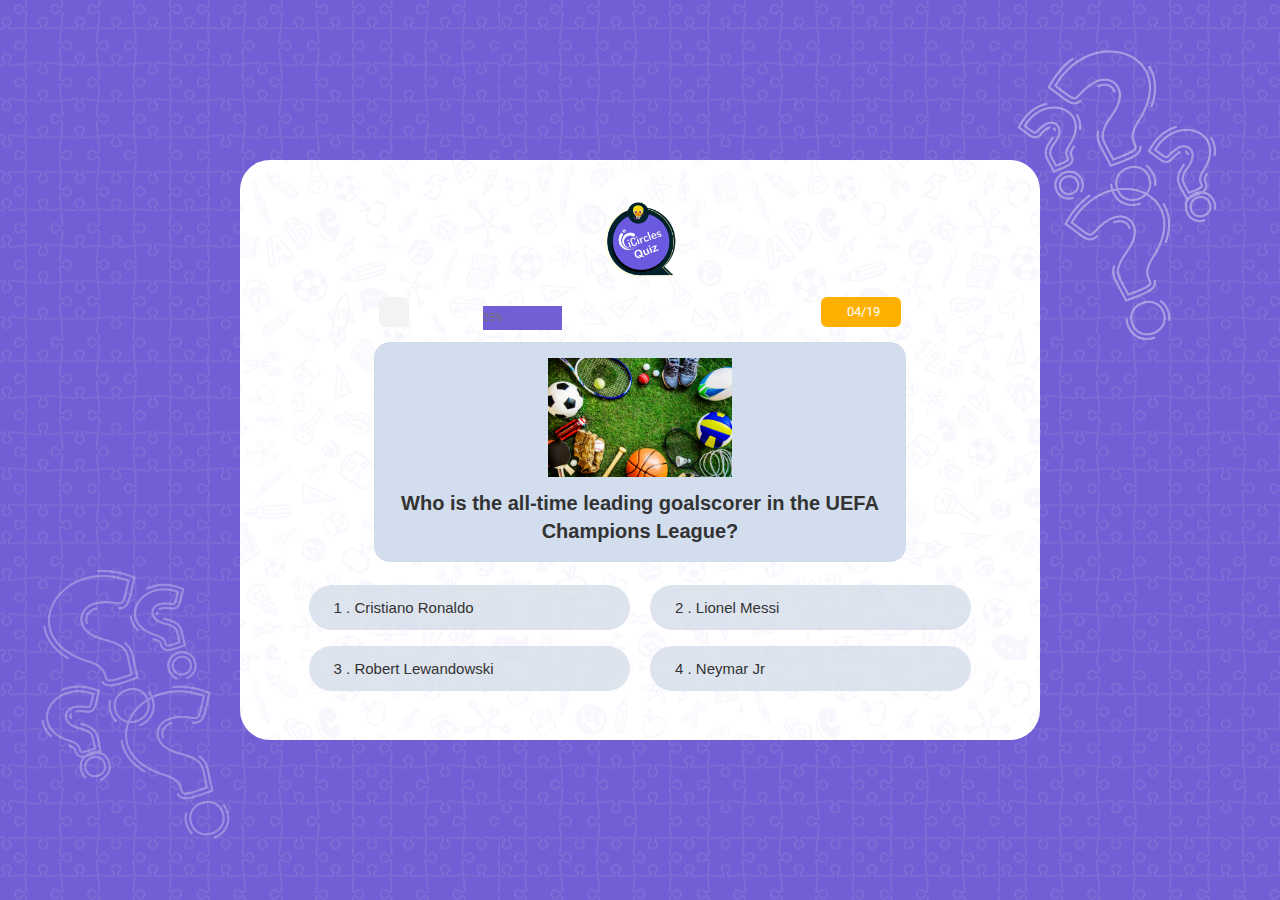
<file: competiton.html>
<!DOCTYPE html>
<html lang="en">

<head>
    <meta charset="UTF-8">
    <meta http-equiv="X-UA-Compatible" content="IE=edge">
    <meta name="viewport" content="width=device-width, initial-scale=1.0">
    <title>iCircles </title>
    <link rel="shortcut icon" href="" type="image/png">
    <link href="https://cdn.jsdelivr.net/npm/bootstrap@5.0.2/dist/css/bootstrap.min.css" rel="stylesheet"
        integrity="sha384-EVSTQN3/azprG1Anm3QDgpJLIm9Nao0Yz1ztcQTwFspd3yD65VohhpuuCOmLASjC" crossorigin="anonymous">
    <link rel="stylesheet" href="https://cdnjs.cloudflare.com/ajax/libs/font-awesome/6.3.0/css/all.min.css"
        integrity="sha512-SzlrxWUlpfuzQ+pcUCosxcglQRNAq/DZjVsC0lE40xsADsfeQoEypE+enwcOiGjk/bSuGGKHEyjSoQ1zVisanQ=="
        crossorigin="anonymous" referrerpolicy="no-referrer" />
    <link rel="stylesheet" href="https://cdn.jsdelivr.net/npm/swiper@8/swiper-bundle.min.css" />
    <link
        href="https://fonts.googleapis.com/css2?family=Open+Sans:wght@400;500;600;700;800&family=Poppins:wght@400;500;600;700;800;900&family=Roboto:wght@300;400;500;700;900&display=swap"
        rel="stylesheet">
    <link rel="stylesheet" href="css/style.css">
    <link rel="stylesheet" href="css/responsive.css">
</head>

<body>

    <div class="celebration_style" id="celebration-style">
        <div class="celebration-piece"></div>
        <div class="celebration-piece"></div>
        <div class="celebration-piece"></div>
        <div class="celebration-piece"></div>
        <div class="celebration-piece"></div>
        <div class="celebration-piece"></div>
        <div class="celebration-piece"></div>
        <div class="celebration-piece"></div>
        <div class="celebration-piece"></div>
        <div class="celebration-piece"></div>
        <div class="celebration-piece"></div>
        <div class="celebration-piece"></div>
        <div class="celebration-piece"></div>
        <div class="celebration-piece"></div>
        <div class="celebration-piece"></div>
        <div class="celebration-piece"></div>
        <div class="celebration-piece"></div>
        <div class="celebration-piece"></div>
        <div class="celebration-piece"></div>
        <div class="celebration-piece"></div>
    </div>

    <!---------- Question Category Select Section ---------->
    <div class="competiton_quiz">
        <div class="mob_shape">
            <img src="./images/mobQ.png" alt="">
        </div>
        <div class="mob_shape_2">
            <img src="./images/mob1.png" alt="">
        </div>
        <div class="competiton_quiz_wrapper">
            <a href="index.html">
                <div class="quiz_logo">
                    <img src="./images/logo.png" alt="">
                </div>
            </a>
            <div class="competition_progress">
                <div class="user_profile_icon">
                    <i class="fa-solid fa-user"></i>
                </div>
                <div class="progress">
                    <div class="progress-bar" role="progressbar" style="width: 25%;" aria-valuenow="25" aria-valuemin="0" aria-valuemax="100">25%</div>
                </div>
                <div class="question_number">
                    <span>
                        <i class="fa-solid fa-puzzle-piece"></i>  04/19
                    </span>
                </div>
            </div>

            <div class="competiton_quiz_pallate">
                <div class="question_img">
                    <img src="./images/t-1.jpg" alt="">
                </div>
                <div class="question_text">
                    Who is the all-time leading goalscorer in the UEFA Champions League?
                </div>
            </div>
            <div class="competiton_quiz_options">
                <button class="question_option" onclick="rightAnswer()"> 
                    <input type="radio" id="Option-1" type="hidden" name="Option-1" value="Option-1">
                    <label for="Option-1"> 1 . Cristiano Ronaldo </label>
                </button>
                <button class="question_option" onclick="rightAnswer()"> 
                    <input type="radio" id="Option-2" type="hidden" name="Option-2" value="Option-2">
                    <label for="Option-2"> 2 . Lionel Messi </label>
                </button>
                <button class="question_option" onclick="rightAnswer()"> 
                    <input type="radio" id="Option-3" type="hidden" name="Option-3" value="Option-3">
                    <label for="Option-3"> 3 . Robert Lewandowski </label>
                    
                </button>
                <button class="question_option" onclick="rightAnswer()"> 
                    <input type="radio" id="Option-4" type="hidden" name="Option-4" value="Option-4">
                    <label for="Option-4"> 4 . Neymar Jr </label>
                </button>
            </div>
            
            <!-- disabled -->
                <!-- <div class="quiz_next_btn">
                    <a href="competitionAnswer.html" class="btn" tabindex="-1" role="button" aria-disabled="true">
                       Next
                    </a>
                </div> -->
        </div>
    </div>
    <!---------- Question Category Select Section ---------->
    <!--
     Javascript Script Linker Part
--------------------------------------------------->
    <script src="js/jquery-3.6.0.min.js"></script>
    <script src="https://cdn.jsdelivr.net/npm/bootstrap@5.0.2/dist/js/bootstrap.bundle.min.js"
        integrity="sha384-MrcW6ZMFYlzcLA8Nl+NtUVF0sA7MsXsP1UyJoMp4YLEuNSfAP+JcXn/tWtIaxVXM"
        crossorigin="anonymous"></script>
    <script src="https://cdn.jsdelivr.net/npm/swiper@8/swiper-bundle.min.js"></script>
    <script src="js/custom.js"></script>
</body>
</file>
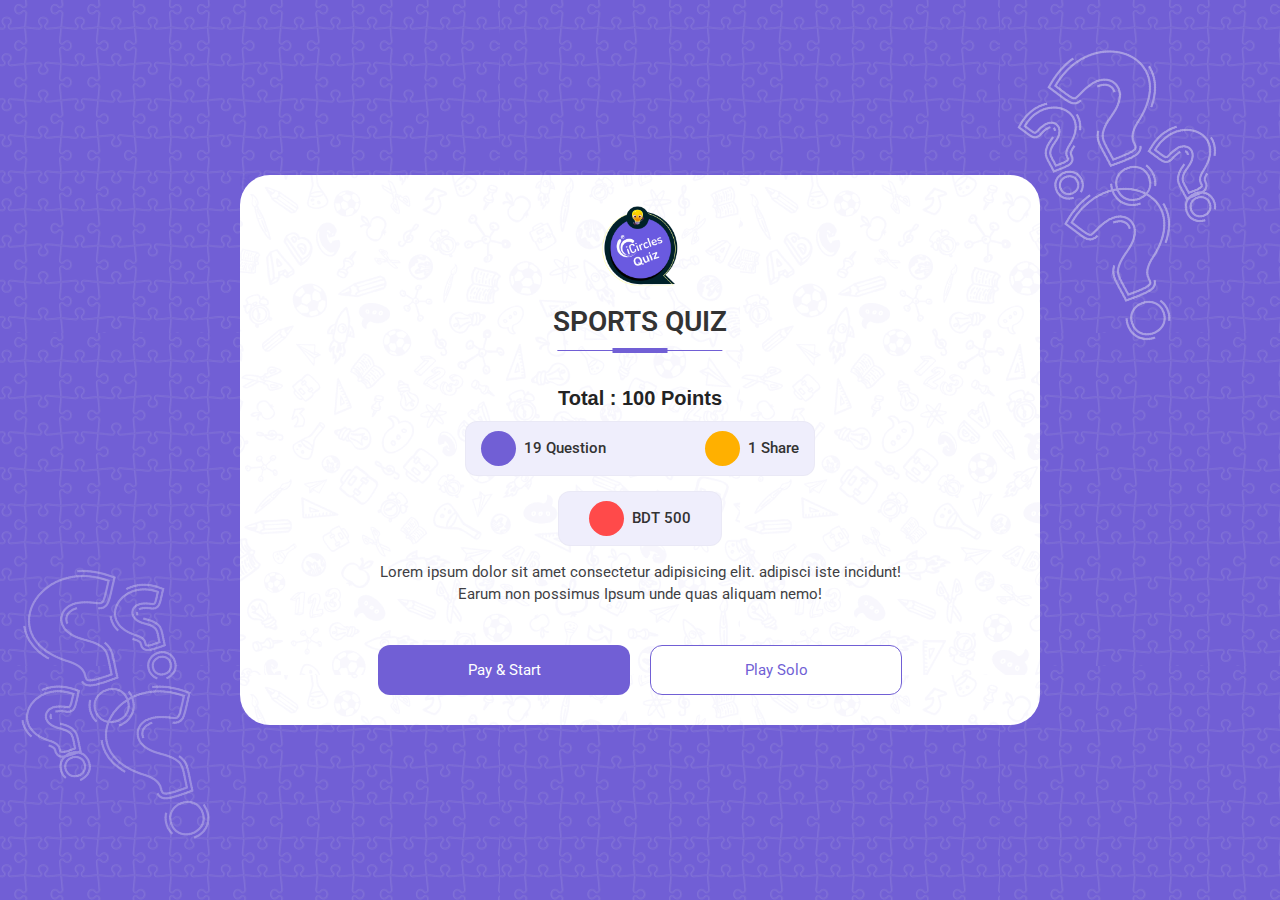
<file: competitonOverview.html>
<!DOCTYPE html>
<html lang="en">

<head>
    <meta charset="UTF-8">
    <meta http-equiv="X-UA-Compatible" content="IE=edge">
    <meta name="viewport" content="width=device-width, initial-scale=1.0">
    <title>iCircles </title>
    <link rel="shortcut icon" href="" type="image/png">
    <link href="https://cdn.jsdelivr.net/npm/bootstrap@5.0.2/dist/css/bootstrap.min.css" rel="stylesheet"
        integrity="sha384-EVSTQN3/azprG1Anm3QDgpJLIm9Nao0Yz1ztcQTwFspd3yD65VohhpuuCOmLASjC" crossorigin="anonymous">
    <link rel="stylesheet" href="https://cdnjs.cloudflare.com/ajax/libs/font-awesome/6.3.0/css/all.min.css"
        integrity="sha512-SzlrxWUlpfuzQ+pcUCosxcglQRNAq/DZjVsC0lE40xsADsfeQoEypE+enwcOiGjk/bSuGGKHEyjSoQ1zVisanQ=="
        crossorigin="anonymous" referrerpolicy="no-referrer" />
    <link rel="stylesheet" href="https://cdn.jsdelivr.net/npm/swiper@8/swiper-bundle.min.css" />
    <link
        href="https://fonts.googleapis.com/css2?family=Open+Sans:wght@400;500;600;700;800&family=Poppins:wght@400;500;600;700;800;900&family=Roboto:wght@300;400;500;700;900&display=swap"
        rel="stylesheet">
    <link rel="stylesheet" href="css/style.css">
    <link rel="stylesheet" href="css/responsive.css">
</head>

<body>
    <!---------- Question Category Select Section ---------->
    <div class="competiton">
        <div class="mob_shape">
            <img src="./images/mobQ.png" alt="">
        </div>
        <div class="mob_shape_2">
            <img src="./images/mob1.png" alt="">
        </div>
        <div class="competiton_overview">
            <a href="index.html">
                <div class="quiz_logo">
                    <img src="./images/logo.png" alt="">
                </div>
            </a>
            <div class="section_heading">
                <span>Sports Quiz</span>
            </div>
            <h5>Total : 100 Points</h5>
            <div class="overview_content">
                <div class="content_item_wrap">
                    <div class="content_item">
                        <i class="fa-solid fa-question"></i>
                        <span> 19 Question</span>
                    </div>
                    <div class="content_item_2">
                        <i class="fa-solid fa-share-nodes"></i>
                        <span> 1 Share</span>
                    </div>
                </div>
                <div class="content_price">
                    <i class="fa-solid fa-dollar-sign"></i>
                    <span> BDT 500</span>
                </div>
                <div class="quiz_description">
                    Lorem ipsum dolor sit amet consectetur adipisicing elit.  adipisci iste incidunt! Earum non possimus  Ipsum unde quas aliquam nemo!
                </div>
                <div class="play_button_wrapper">
                    <a href="competitonPayment.html" class="play_btn_1">
                       Pay & Start
                    </a>
                    <a href="competitonPayment.html" class="play_btn_2">
                        Play Solo
                    </a>
                </div>
            </div>
        </div>
    </div>
    <!---------- Question Category Select Section ---------->

    <!-- Loader Screen -->
    <div id="loading-screen" class="loading_screen" >
        <div class="loader">
            <img src="./images/loader.webp" alt="">
        </div>
    </div>
    
    <!--
     Javascript Script Linker Part
--------------------------------------------------->
    <script src="js/jquery-3.6.0.min.js"></script>
    <script src="https://cdn.jsdelivr.net/npm/bootstrap@5.0.2/dist/js/bootstrap.bundle.min.js"
        integrity="sha384-MrcW6ZMFYlzcLA8Nl+NtUVF0sA7MsXsP1UyJoMp4YLEuNSfAP+JcXn/tWtIaxVXM"
        crossorigin="anonymous"></script>
    <script src="https://cdn.jsdelivr.net/npm/swiper@8/swiper-bundle.min.js"></script>
    <script src="js/custom.js"></script>
</body>
</file>
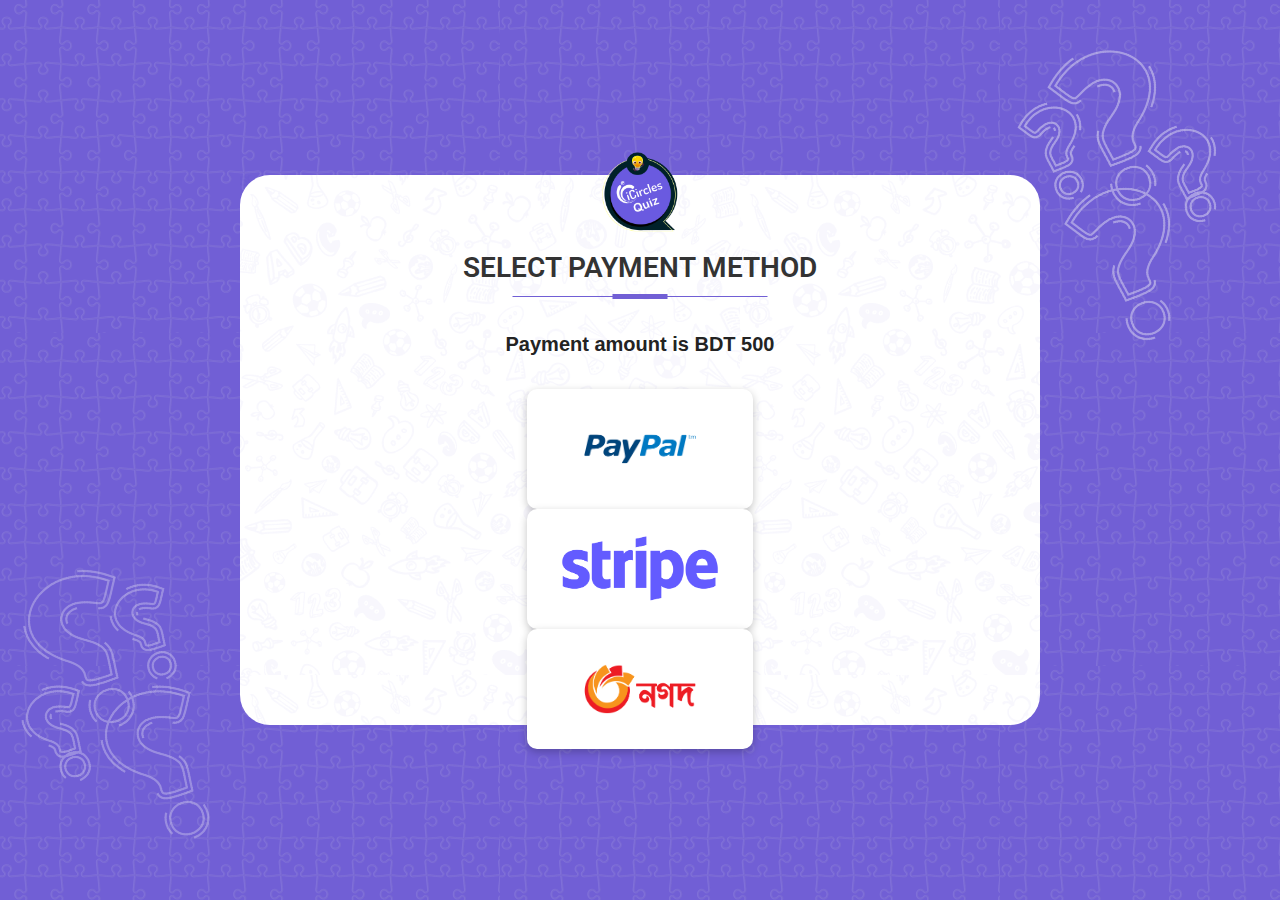
<file: competitonPayment.html>
<!DOCTYPE html>
<html lang="en">

<head>
    <meta charset="UTF-8">
    <meta http-equiv="X-UA-Compatible" content="IE=edge">
    <meta name="viewport" content="width=device-width, initial-scale=1.0">
    <title>iCircles </title>
    <link rel="shortcut icon" href="" type="image/png">
    <link href="https://cdn.jsdelivr.net/npm/bootstrap@5.0.2/dist/css/bootstrap.min.css" rel="stylesheet"
        integrity="sha384-EVSTQN3/azprG1Anm3QDgpJLIm9Nao0Yz1ztcQTwFspd3yD65VohhpuuCOmLASjC" crossorigin="anonymous">
    <link rel="stylesheet" href="https://cdnjs.cloudflare.com/ajax/libs/font-awesome/6.3.0/css/all.min.css"
        integrity="sha512-SzlrxWUlpfuzQ+pcUCosxcglQRNAq/DZjVsC0lE40xsADsfeQoEypE+enwcOiGjk/bSuGGKHEyjSoQ1zVisanQ=="
        crossorigin="anonymous" referrerpolicy="no-referrer" />
    <link rel="stylesheet" href="https://cdn.jsdelivr.net/npm/swiper@8/swiper-bundle.min.css" />
    <link
        href="https://fonts.googleapis.com/css2?family=Open+Sans:wght@400;500;600;700;800&family=Poppins:wght@400;500;600;700;800;900&family=Roboto:wght@300;400;500;700;900&display=swap"
        rel="stylesheet">
    <link rel="stylesheet" href="css/style.css">
    <link rel="stylesheet" href="css/responsive.css">
</head>

<body>
    <!---------- Question Category Select Section ---------->
    <div class="competiton">
        <div class="mob_shape">
            <img src="./images/mobQ.png" alt="">
        </div>
        <div class="mob_shape_2">
            <img src="./images/mob1.png" alt="">
        </div>
        <div class="competiton_overview">
            <a href="index.html">
                <div class="quiz_logo">
                    <img src="./images/logo.png" alt="">
                </div>
            </a>
            <div class="section_heading">
                <span>Select Payment Method</span>
            </div>
            <h5>Payment amount is BDT 500</h5>
            <div class="paymet_content">
                <div class="row">
                    <div class="col-lg-4">
                        <a href="quizStart.html">
                            <div class="payment_card">
                                <img src="./images/Payment-1.png" alt="">
                            </div>
                        </a>
                    </div>
                    <div class="col-lg-4">
                        <a href="quizStart.html">
                            <div class="payment_card">
                                <img src="./images/Payment-2.png" alt="">
                            </div>
                        </a>
                    </div>
                    <div class="col-lg-4">
                        <a href="quizStart.html">
                            <div class="payment_card">
                                <img src="./images/Payment-3.png" alt="">
                            </div>
                        </a>
                    </div>
                </div>
            </div>
        </div>
    </div>
    <!---------- Question Category Select Section ---------->

    <!-- Loader Screen -->
    <div id="loading-screen" class="loading_screen" >
        <div class="loader">
            <img src="./images/loader.webp" alt="">
        </div>
    </div>
    
    <!--
     Javascript Script Linker Part
--------------------------------------------------->
    <script src="js/jquery-3.6.0.min.js"></script>
    <script src="https://cdn.jsdelivr.net/npm/bootstrap@5.0.2/dist/js/bootstrap.bundle.min.js"
        integrity="sha384-MrcW6ZMFYlzcLA8Nl+NtUVF0sA7MsXsP1UyJoMp4YLEuNSfAP+JcXn/tWtIaxVXM"
        crossorigin="anonymous"></script>
    <script src="https://cdn.jsdelivr.net/npm/swiper@8/swiper-bundle.min.js"></script>
    <script src="js/custom.js"></script>
</body>
</file>
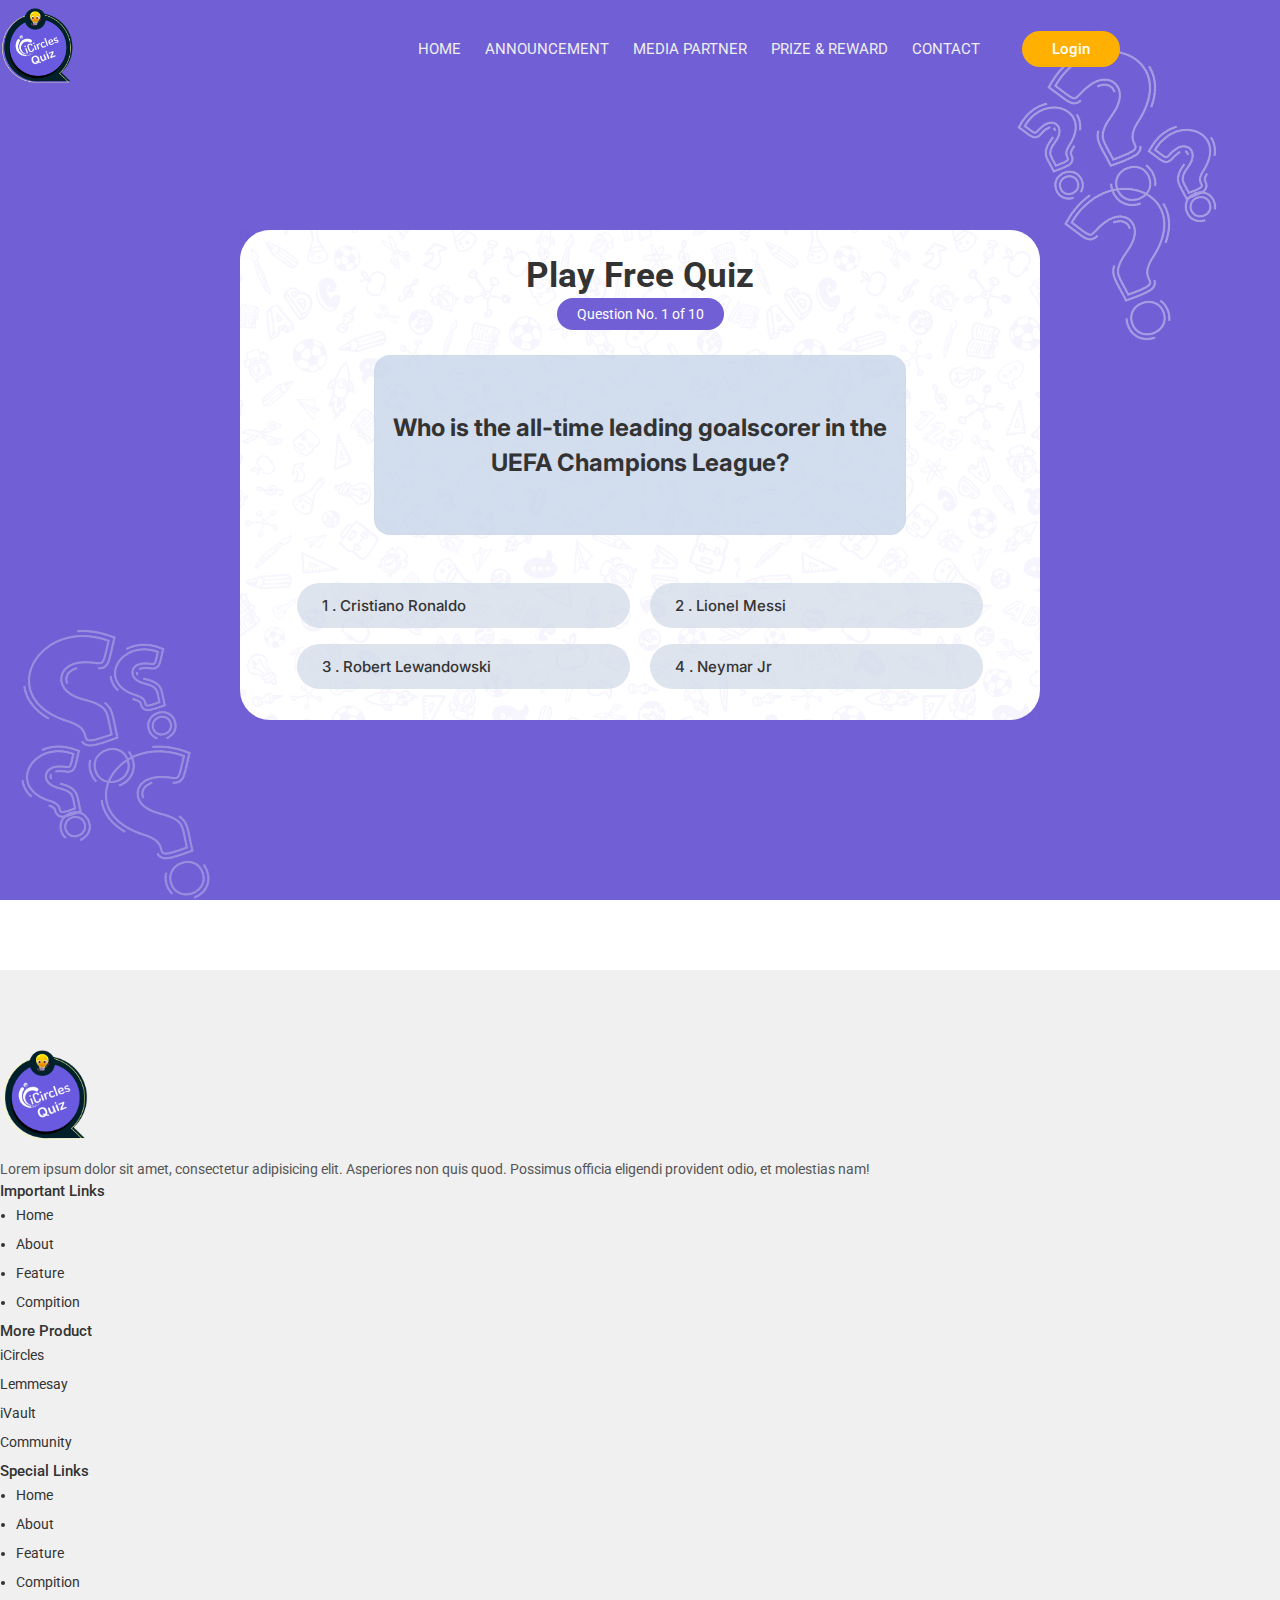
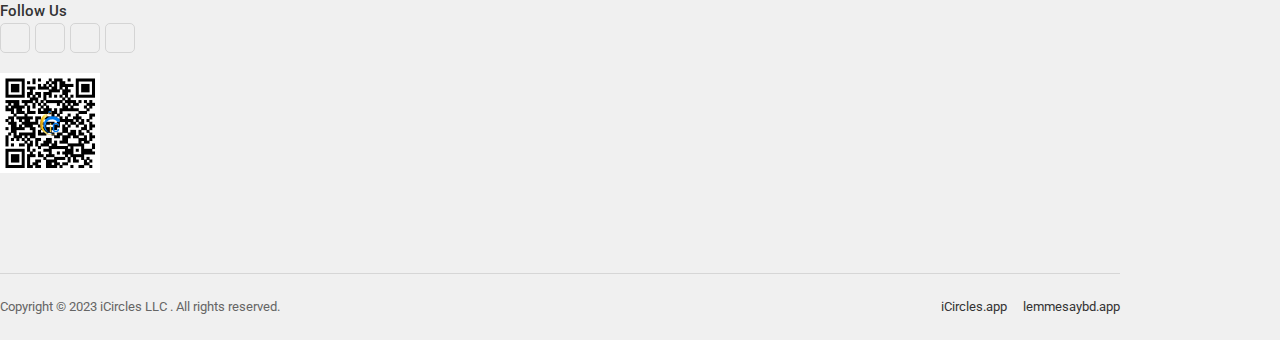
<file: freeQuiz.html>
<!DOCTYPE html>
<html lang="en">

<head>
    <meta charset="UTF-8">
    <meta http-equiv="X-UA-Compatible" content="IE=edge">
    <meta name="viewport" content="width=device-width, initial-scale=1.0">
    <title>iCircles </title>
    <link rel="shortcut icon" href="" type="image/png">
    <link href="https://cdn.jsdelivr.net/npm/bootstrap@5.0.2/dist/css/bootstrap.min.css" rel="stylesheet"
        integrity="sha384-EVSTQN3/azprG1Anm3QDgpJLIm9Nao0Yz1ztcQTwFspd3yD65VohhpuuCOmLASjC" crossorigin="anonymous">
    <link rel="stylesheet" href="https://cdnjs.cloudflare.com/ajax/libs/font-awesome/6.3.0/css/all.min.css"
        integrity="sha512-SzlrxWUlpfuzQ+pcUCosxcglQRNAq/DZjVsC0lE40xsADsfeQoEypE+enwcOiGjk/bSuGGKHEyjSoQ1zVisanQ=="
        crossorigin="anonymous" referrerpolicy="no-referrer" />
    <link rel="stylesheet" href="https://cdn.jsdelivr.net/npm/swiper@8/swiper-bundle.min.css" />
    <link
        href="https://fonts.googleapis.com/css2?family=Open+Sans:wght@400;500;600;700;800&family=Poppins:wght@400;500;600;700;800;900&family=Roboto:wght@300;400;500;700;900&display=swap"
        rel="stylesheet">
        <link href="https://fonts.googleapis.com/css2?family=Inter:wght@400;500;600;700;800;900&display=swap" rel="stylesheet">
    <link rel="stylesheet" href="css/style.css">
    <link rel="stylesheet" href="css/responsive.css">
</head>

<body>

    <!-------- Header Section Start  ---------->
    <div class="header">
        <div class="container">
            <div class="header_wrapper">
                <a href="index.html">
                    <div class="header_logo">
                        <img src="./images/logo.png" alt="" />
                    </div>
                </a>
                <div class="header_content">
                    <ul>
                        <li><a href="index.html">Home</a></li>
                        <li><a href="">Announcement</a></li>
                        <li><a href="">Media Partner</a></li>
                        <li><a href="">Prize & Reward</a></li>
                        <li><a href="">Contact</a></li>
                    </ul>
                    <div class="login_btn">
                        Login
                    </div>
                </div>
            </div>
        </div>
    </div>
    <!-------- Header Section End  ---------->
    <!-- Celebretaion Style Start -->
    <div class="celebration_style" id="celebration-style">
        <div class="celebration-piece"></div>
        <div class="celebration-piece"></div>
        <div class="celebration-piece"></div>
        <div class="celebration-piece"></div>
        <div class="celebration-piece"></div>
        <div class="celebration-piece"></div>
        <div class="celebration-piece"></div>
        <div class="celebration-piece"></div>
        <div class="celebration-piece"></div>
        <div class="celebration-piece"></div>
        <div class="celebration-piece"></div>
        <div class="celebration-piece"></div>
        <div class="celebration-piece"></div>
        <div class="celebration-piece"></div>
        <div class="celebration-piece"></div>
        <div class="celebration-piece"></div>
        <div class="celebration-piece"></div>
        <div class="celebration-piece"></div>
        <div class="celebration-piece"></div>
        <div class="celebration-piece"></div>
    </div>
    <!-- Celebretaion Style End -->
    <!---------- Question Bank Section ---------->
    <div class="free_quiz">
        <div class="mob_shape">
            <img src="./images/mobQ.png" alt="">
        </div>
        <div class="mob_shape_2">
            <img src="./images/mob1.png" alt="">
        </div>
        <div class="free_quiz_wrapper">
            <h4>Play Free Quiz</h4>
            <a href="freeQuizResult.html">
                <div class="question_title">
                    <span> Question No. 1 of 10 </span>
                 </div>
            </a>
            <div class="freeQuiz_question_pallate">
                <div class="question_text">
                    Who is the all-time leading goalscorer in the UEFA Champions League?
                </div>
            </div>
            <div class="freeQuiz_options">
                <button class="question_option" onclick="rightAnswer()"> 
                    <input type="radio" id="Option-1" type="hidden" name="Option-1" value="Option-1">
                    <label for="Option-1"> 1 . Cristiano Ronaldo </label>
                </button>
                <button class="question_option" onclick="rightAnswer()"> 
                    <input type="radio" id="Option-2" type="hidden" name="Option-2" value="Option-2">
                    <label for="Option-2"> 2 . Lionel Messi </label>
                </button>
                <button class="question_option" onclick="rightAnswer()"> 
                    <input type="radio" id="Option-3" type="hidden" name="Option-3" value="Option-3">
                    <label for="Option-3"> 3 . Robert Lewandowski </label>
                    
                </button>
                <button class="question_option" onclick="rightAnswer()"> 
                    <input type="radio" id="Option-4" type="hidden" name="Option-4" value="Option-4">
                    <label for="Option-4"> 4 . Neymar Jr </label>
                    
                </button>
            </div>
        </div>
    </div>
    <!---------- Question Bank Section ---------->


    


    <!---------- Footer Section Start ----------->
    <footer class="footer">
        <div class="fotter_main">
            <div class="container">
                <div class="footer_wrapper">
                    <div class="row">
                        <div class="col-lg-4">
                            <div class="footer_wrap">
                                <div class="footer_logo">
                                    <img src="./images/logo.png" alt="">
                                </div>
                                <p>Lorem ipsum dolor sit amet, consectetur adipisicing elit. Asperiores non quis quod.
                                    Possimus officia eligendi provident odio, et molestias nam! </p>
                            </div>
                        </div>
                        <div class="col-lg-2">
                            <div class="footer_wrap">
                                <h4>Important Links</h4>
                                <ul>
                                    <li><a href="#"> Home </a></li>
                                    <li><a href="#"> About </a></li>
                                    <li><a href="#"> Feature </a></li>
                                    <li><a href="#"> Compition </a></li>
                                </ul>
                            </div>
                        </div>
                        <div class="col-lg-2">
                            <div class="footer_wrap">
                                <h4>More Product</h4>
                                <ul class="product_list">
                                    <li><a href="#"> iCircles </a></li>
                                    <li><a href="#"> Lemmesay </a></li>
                                    <li><a href="#"> iVault </a></li>
                                    <li><a href="#"> Community </a></li>
                                </ul>
                            </div>
                        </div>
                        <div class="col-lg-2">
                            <div class="footer_wrap">
                                <h4> Special Links </h4>
                                <ul>
                                    <li><a href="#"> Home </a></li>
                                    <li><a href="#"> About </a></li>
                                    <li><a href="#"> Feature </a></li>
                                    <li><a href="#"> Compition </a></li>
                                </ul>
                            </div>
                        </div>
                        <div class="col-lg-2">
                            <div class="footer_wrap">
                                <h4>Follow Us</h4>
                                <div class="social_links">
                                    <i class="fa-brands fa-facebook-f"></i>
                                    <i class="fa-brands fa-linkedin-in"></i>
                                    <i class="fa-brands fa-instagram"></i>
                                    <i class="fa-brands fa-youtube"></i>
                                </div>
                                <div class="qr_img">
                                    <img src="./images/qr.png" alt="">
                                </div>
                            </div>
                        </div>
                    </div>
                </div>
                <div class="footer_bottom">
                    <span> Copyright © 2023 iCircles LLC . All rights reserved. </span>
                    <ul>
                        <li><a href="#"> <i class="fa-solid fa-chevron-right"></i> iCircles.app </a></li>
                        <li><a href="#"> <i class="fa-solid fa-chevron-right"></i> lemmesaybd.app </a></li>
                    </ul>
                </div>
            </div>
        </div>
    </footer>
    <!---------- Footer Section End ----------->

    <!--
     Javascript Script Linker Part
--------------------------------------------------->
    <script src="js/jquery-3.6.0.min.js"></script>
    <script src="https://cdn.jsdelivr.net/npm/bootstrap@5.0.2/dist/js/bootstrap.bundle.min.js"
        integrity="sha384-MrcW6ZMFYlzcLA8Nl+NtUVF0sA7MsXsP1UyJoMp4YLEuNSfAP+JcXn/tWtIaxVXM"
        crossorigin="anonymous"></script>
    <script src="https://cdn.jsdelivr.net/npm/swiper@8/swiper-bundle.min.js"></script>
    <script src="js/custom.js"></script>
</body>
</file>
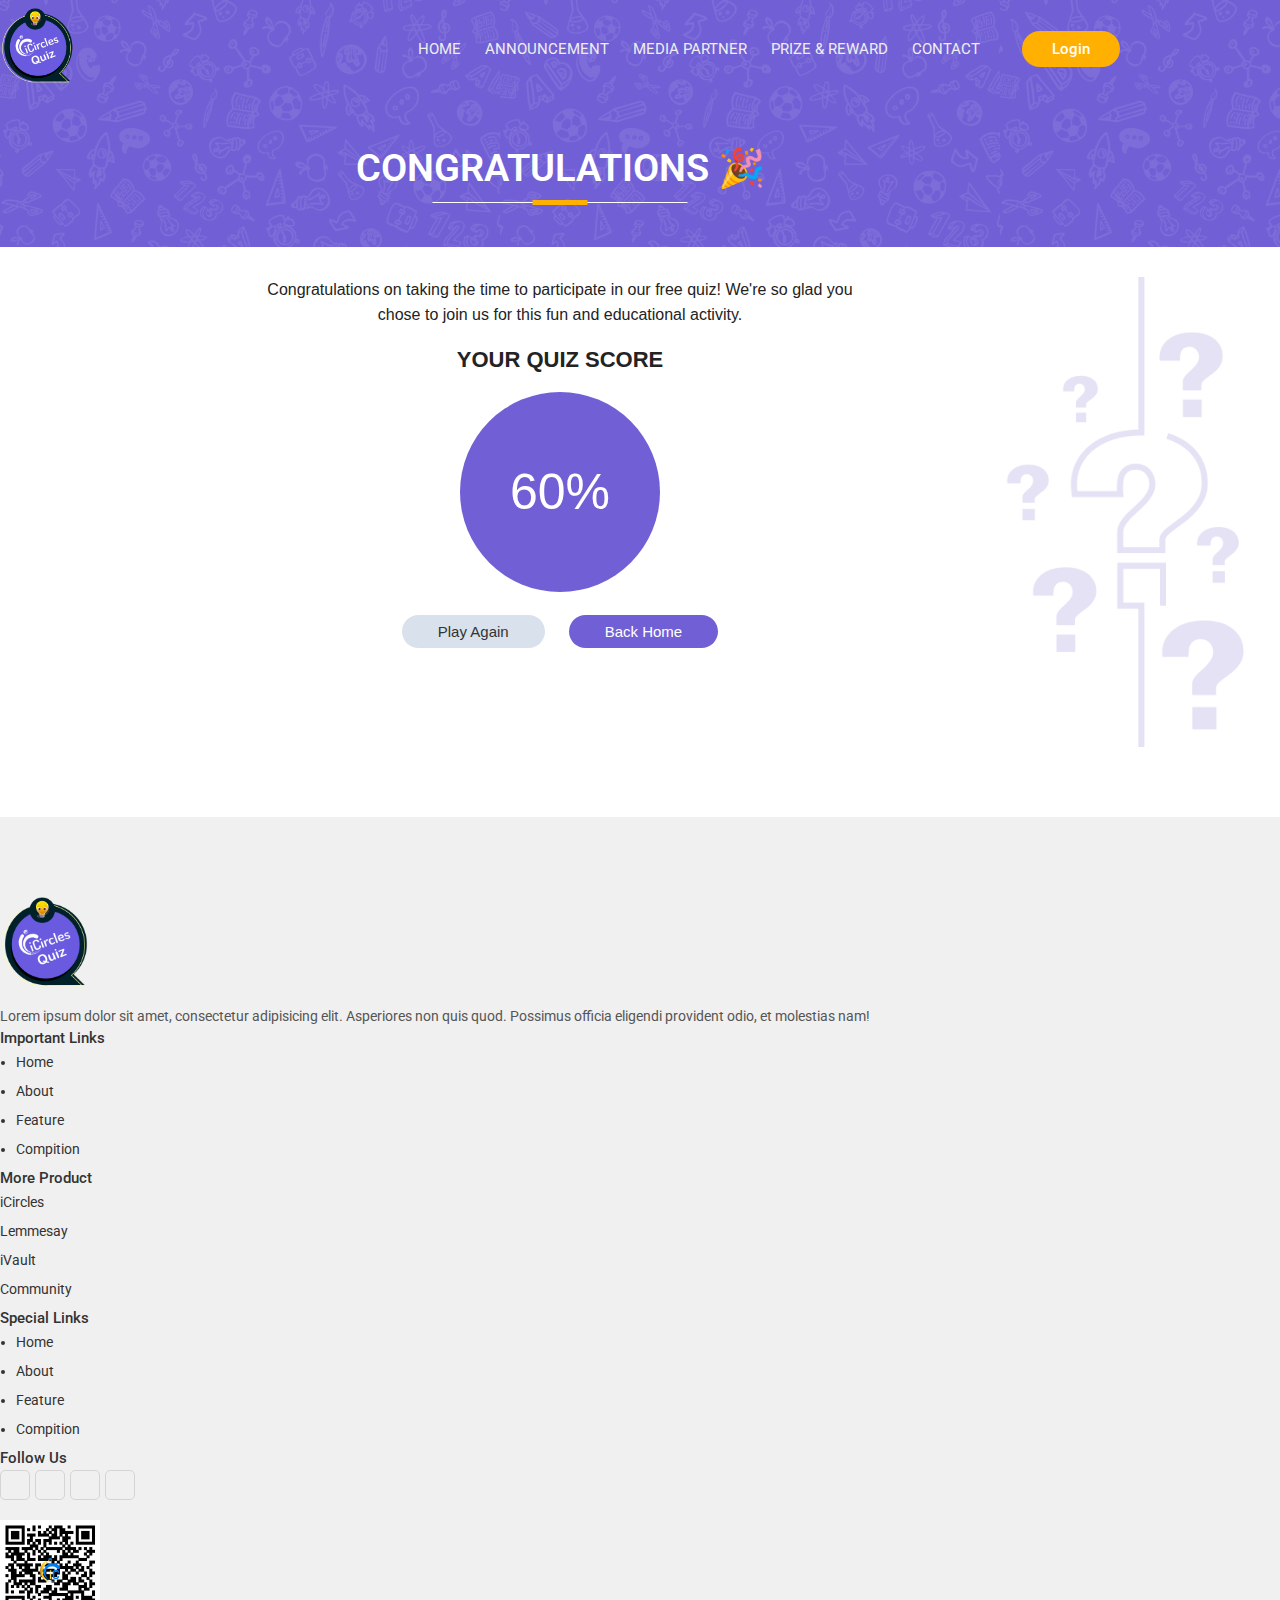
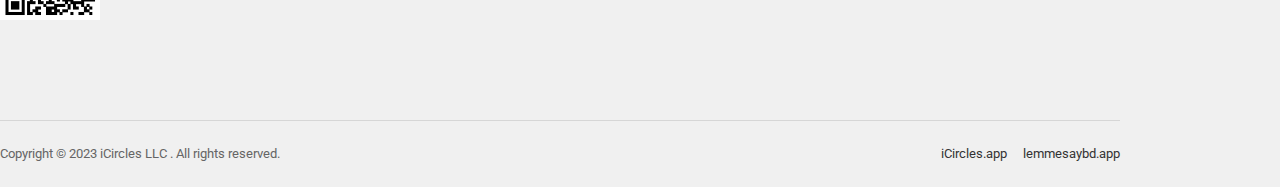
<file: freeQuizResult.html>
<!DOCTYPE html>
<html lang="en">

<head>
    <meta charset="UTF-8">
    <meta http-equiv="X-UA-Compatible" content="IE=edge">
    <meta name="viewport" content="width=device-width, initial-scale=1.0">
    <title>iCircles </title>
    <link rel="shortcut icon" href="" type="image/png">
    <link href="https://cdn.jsdelivr.net/npm/bootstrap@5.0.2/dist/css/bootstrap.min.css" rel="stylesheet"
        integrity="sha384-EVSTQN3/azprG1Anm3QDgpJLIm9Nao0Yz1ztcQTwFspd3yD65VohhpuuCOmLASjC" crossorigin="anonymous">
    <link rel="stylesheet" href="https://cdnjs.cloudflare.com/ajax/libs/font-awesome/6.3.0/css/all.min.css"
        integrity="sha512-SzlrxWUlpfuzQ+pcUCosxcglQRNAq/DZjVsC0lE40xsADsfeQoEypE+enwcOiGjk/bSuGGKHEyjSoQ1zVisanQ=="
        crossorigin="anonymous" referrerpolicy="no-referrer" />
    <link rel="stylesheet" href="https://cdn.jsdelivr.net/npm/swiper@8/swiper-bundle.min.css" />
    <link
        href="https://fonts.googleapis.com/css2?family=Open+Sans:wght@400;500;600;700;800&family=Poppins:wght@400;500;600;700;800;900&family=Roboto:wght@300;400;500;700;900&display=swap"
        rel="stylesheet">
    <link rel="stylesheet" href="css/style.css">
    <link rel="stylesheet" href="css/responsive.css">
</head>

<body>

    <!-------- Header Section Start  ---------->
    <div class="header">
        <div class="container">
            <div class="header_wrapper">
                <a href="index.html">
                    <div class="header_logo">
                        <img src="./images/logo.png" alt="" />
                    </div>
                </a>
                <div class="header_content">
                    <ul>
                        <li><a href="index.html">Home</a></li>
                        <li><a href="">Announcement</a></li>
                        <li><a href="">Media Partner</a></li>
                        <li><a href="">Prize & Reward</a></li>
                        <li><a href="">Contact</a></li>
                    </ul>
                    <div class="login_btn">
                        Login
                    </div>
                </div>
            </div>
        </div>
    </div>
    <!-------- Header Section End  ---------->
    <div class="celebration_style">
        <div class="celebration-piece"></div>
        <div class="celebration-piece"></div>
        <div class="celebration-piece"></div>
        <div class="celebration-piece"></div>
        <div class="celebration-piece"></div>
        <div class="celebration-piece"></div>
        <div class="celebration-piece"></div>
        <div class="celebration-piece"></div>
        <div class="celebration-piece"></div>
        <div class="celebration-piece"></div>
        <div class="celebration-piece"></div>
        <div class="celebration-piece"></div>
        <div class="celebration-piece"></div>
        <div class="celebration-piece"></div>
        <div class="celebration-piece"></div>
        <div class="celebration-piece"></div>
        <div class="celebration-piece"></div>
        <div class="celebration-piece"></div>
        <div class="celebration-piece"></div>
        <div class="celebration-piece"></div>
    </div>
    <!-------- Common Hero Plate ---------->
     <div class="common_hero_plate">
        <div class="container">
            <div class="section_heading_white">
                <span>Congratulations 🎉</span>
            </div>
        </div>
     </div>
    <!-------- Common Hero Plate ---------->

    <!---------- Question Bank Section ---------->
    <div class="freeQuiz_result">
        <div class="freeQuiz_shape">
            <img src="./images/shape-2.webp" alt="">
        </div>
        <div class="container">
            <div class="freeQuiz_result_wrapper">
                <h4> Congratulations on taking the time to participate in our free quiz! We're so glad you chose to join us for this fun and educational activity. </h4>
                <h5> Your Quiz Score </h5>
                <div class="free_quiz_score">
                    <div class="free_quiz_score_pallate">
                        <div class="pallate_score">
                            60%
                        </div>
                    </div>
                    <div class="free_quiz_btn_wrapper">
                        <a href="freeQuiz.html">
                            <button class="free_quiz_btn"> Play Again </button>
                        </a>
                        <a href="index.html">
                            <button class="free_quiz_btn active"> Back Home</button>
                        </a>
                    </div>
                </div>
            </div>
        </div>
    </div>
    <!---------- Question Bank Section ---------->

    <!---------- Footer Section Start ----------->
    <footer class="footer">
        <div class="fotter_main">
            <div class="container">
                <div class="footer_wrapper">
                    <div class="row">
                        <div class="col-lg-4">
                            <div class="footer_wrap">
                                <div class="footer_logo">
                                    <img src="./images/logo.png" alt="">
                                </div>
                                <p>Lorem ipsum dolor sit amet, consectetur adipisicing elit. Asperiores non quis quod.
                                    Possimus officia eligendi provident odio, et molestias nam! </p>
                            </div>
                        </div>
                        <div class="col-lg-2">
                            <div class="footer_wrap">
                                <h4>Important Links</h4>
                                <ul>
                                    <li><a href="#"> Home </a></li>
                                    <li><a href="#"> About </a></li>
                                    <li><a href="#"> Feature </a></li>
                                    <li><a href="#"> Compition </a></li>
                                </ul>
                            </div>
                        </div>
                        <div class="col-lg-2">
                            <div class="footer_wrap">
                                <h4>More Product</h4>
                                <ul class="product_list">
                                    <li><a href="#"> iCircles </a></li>
                                    <li><a href="#"> Lemmesay </a></li>
                                    <li><a href="#"> iVault </a></li>
                                    <li><a href="#"> Community </a></li>
                                </ul>
                            </div>
                        </div>
                        <div class="col-lg-2">
                            <div class="footer_wrap">
                                <h4> Special Links </h4>
                                <ul>
                                    <li><a href="#"> Home </a></li>
                                    <li><a href="#"> About </a></li>
                                    <li><a href="#"> Feature </a></li>
                                    <li><a href="#"> Compition </a></li>
                                </ul>
                            </div>
                        </div>
                        <div class="col-lg-2">
                            <div class="footer_wrap">
                                <h4>Follow Us</h4>
                                <div class="social_links">
                                    <i class="fa-brands fa-facebook-f"></i>
                                    <i class="fa-brands fa-linkedin-in"></i>
                                    <i class="fa-brands fa-instagram"></i>
                                    <i class="fa-brands fa-youtube"></i>
                                </div>
                                <div class="qr_img">
                                    <img src="./images/qr.png" alt="">
                                </div>
                            </div>
                        </div>
                    </div>
                </div>
                <div class="footer_bottom">
                    <span> Copyright © 2023 iCircles LLC . All rights reserved. </span>
                    <ul>
                        <li><a href="#"> <i class="fa-solid fa-chevron-right"></i> iCircles.app </a></li>
                        <li><a href="#"> <i class="fa-solid fa-chevron-right"></i> lemmesaybd.app </a></li>
                    </ul>
                </div>
            </div>
        </div>
    </footer>
    <!---------- Footer Section End ----------->

    <!-- Loader Screen -->
    <div id="loading-screen" class="loading_screen" >
        <div class="loader">
            <img src="./images/loader.webp" alt="">
        </div>
    </div>
    
    <!--
     Javascript Script Linker Part
--------------------------------------------------->
    <script src="js/jquery-3.6.0.min.js"></script>
    <script src="https://cdn.jsdelivr.net/npm/bootstrap@5.0.2/dist/js/bootstrap.bundle.min.js"
        integrity="sha384-MrcW6ZMFYlzcLA8Nl+NtUVF0sA7MsXsP1UyJoMp4YLEuNSfAP+JcXn/tWtIaxVXM"
        crossorigin="anonymous"></script>
    <script src="https://cdn.jsdelivr.net/npm/swiper@8/swiper-bundle.min.js"></script>
    <script src="js/custom.js"></script>
</body>
</file>
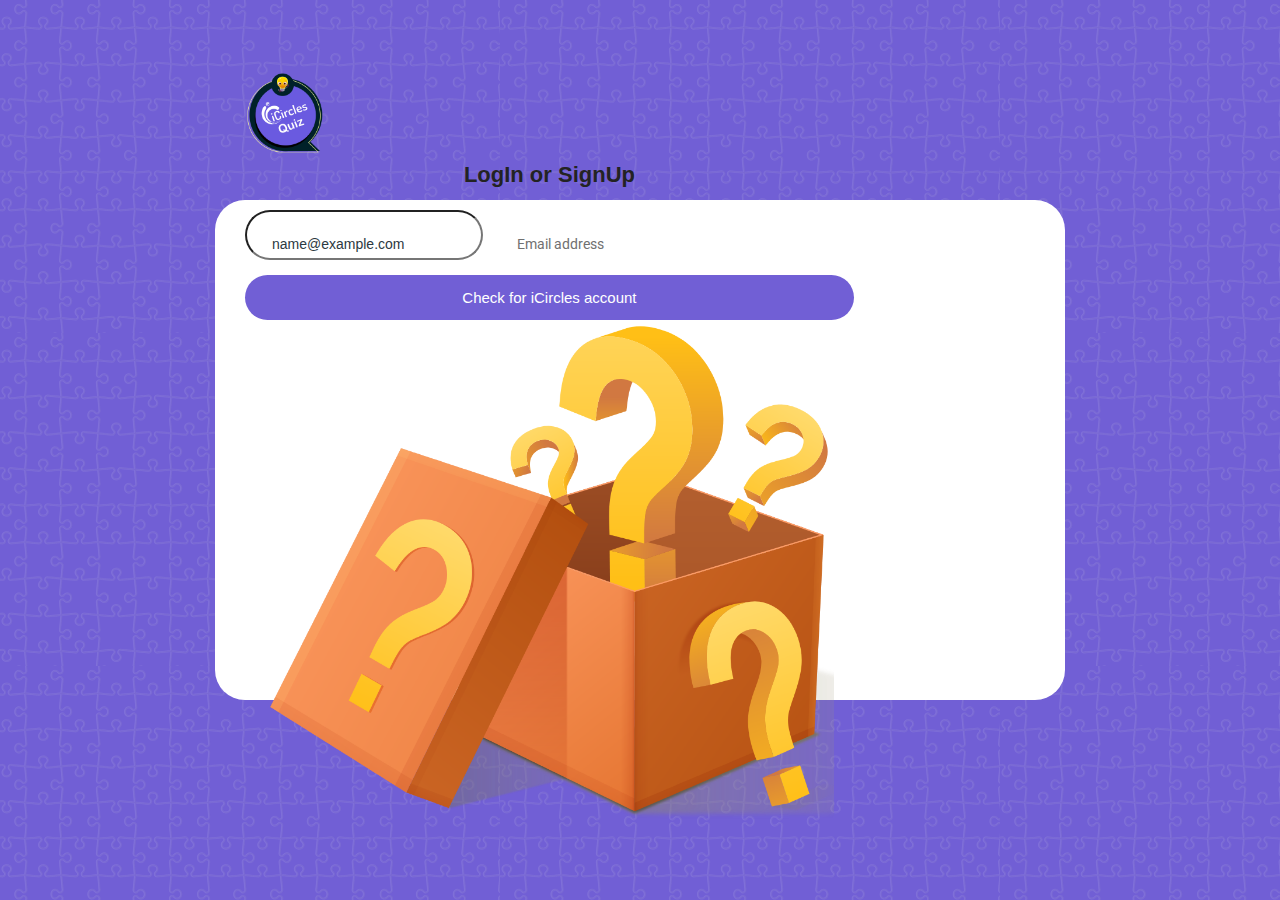
<file: login.html>
<!DOCTYPE html>
<html lang="en">

<head>
    <meta charset="UTF-8">
    <meta http-equiv="X-UA-Compatible" content="IE=edge">
    <meta name="viewport" content="width=device-width, initial-scale=1.0">
    <title>iCircles </title>
    <link rel="shortcut icon" href="" type="image/png">
    <link href="https://cdn.jsdelivr.net/npm/bootstrap@5.0.2/dist/css/bootstrap.min.css" rel="stylesheet"
        integrity="sha384-EVSTQN3/azprG1Anm3QDgpJLIm9Nao0Yz1ztcQTwFspd3yD65VohhpuuCOmLASjC" crossorigin="anonymous">
    <link rel="stylesheet" href="https://cdnjs.cloudflare.com/ajax/libs/font-awesome/6.3.0/css/all.min.css"
        integrity="sha512-SzlrxWUlpfuzQ+pcUCosxcglQRNAq/DZjVsC0lE40xsADsfeQoEypE+enwcOiGjk/bSuGGKHEyjSoQ1zVisanQ=="
        crossorigin="anonymous" referrerpolicy="no-referrer" />
    <link rel="stylesheet" href="https://cdn.jsdelivr.net/npm/swiper@8/swiper-bundle.min.css" />
    <link
        href="https://fonts.googleapis.com/css2?family=Open+Sans:wght@400;500;600;700;800&family=Poppins:wght@400;500;600;700;800;900&family=Roboto:wght@300;400;500;700;900&display=swap"
        rel="stylesheet">
    <link rel="stylesheet" href="css/style.css">
    <link rel="stylesheet" href="css/responsive.css">
</head>

<body>
    <!---------- Question Category Select Section ---------->
    <div class="authentication">
        <div class="authentication_overview">
            <div class="row align-items-center">
                <div class="col-lg-5">
                    <div class="authentication_content">
                        <div class="d-flex justify-content-center">
                            <a href="index.html" class="quiz_logo">
                                <img src="./images/logo.png" alt="">
                            </a>
                        </div>
                        <h5>LogIn or SignUp</h5>
                        <div class="authentication_form">
                            <form>
                                <div class="form-floating mb-2">
                                    <input type="email" class="form-control" id="floatingInput"
                                        placeholder="name@example.com">
                                    <label for="floatingInput">Email address</label>
                                </div>
                                <!-- <div class="form-floating">
                                    <input type="password" class="form-control" id="floatingPassword"
                                        placeholder="Password">
                                    <label for="floatingPassword">Password</label>
                                </div> -->
                            </form>
                            <a href="register.html">
                                <button class="authentication_btn">
                                    Check for iCircles account
                                </button>
                            </a>
                        </div>
                    </div>
                </div>
                <div class="col-lg-7">
                    <div class="box_image">
                        <img src="./images/box.webp" alt="">
                    </div>
                </div>
            </div>
        </div>
    </div>
    <!---------- Question Category Select Section ---------->
    
    <!-- Loader Screen -->
    <div id="loading-screen" class="loading_screen" >
        <div class="loader">
            <img src="./images/loader.webp" alt="">
        </div>
    </div>

    <!--
     Javascript Script Linker Part
--------------------------------------------------->
    <script src="js/jquery-3.6.0.min.js"></script>
    <script src="https://cdn.jsdelivr.net/npm/bootstrap@5.0.2/dist/js/bootstrap.bundle.min.js"
        integrity="sha384-MrcW6ZMFYlzcLA8Nl+NtUVF0sA7MsXsP1UyJoMp4YLEuNSfAP+JcXn/tWtIaxVXM"
        crossorigin="anonymous"></script>
    <script src="https://cdn.jsdelivr.net/npm/swiper@8/swiper-bundle.min.js"></script>
    <script src="js/custom.js"></script>
</body>
</file>
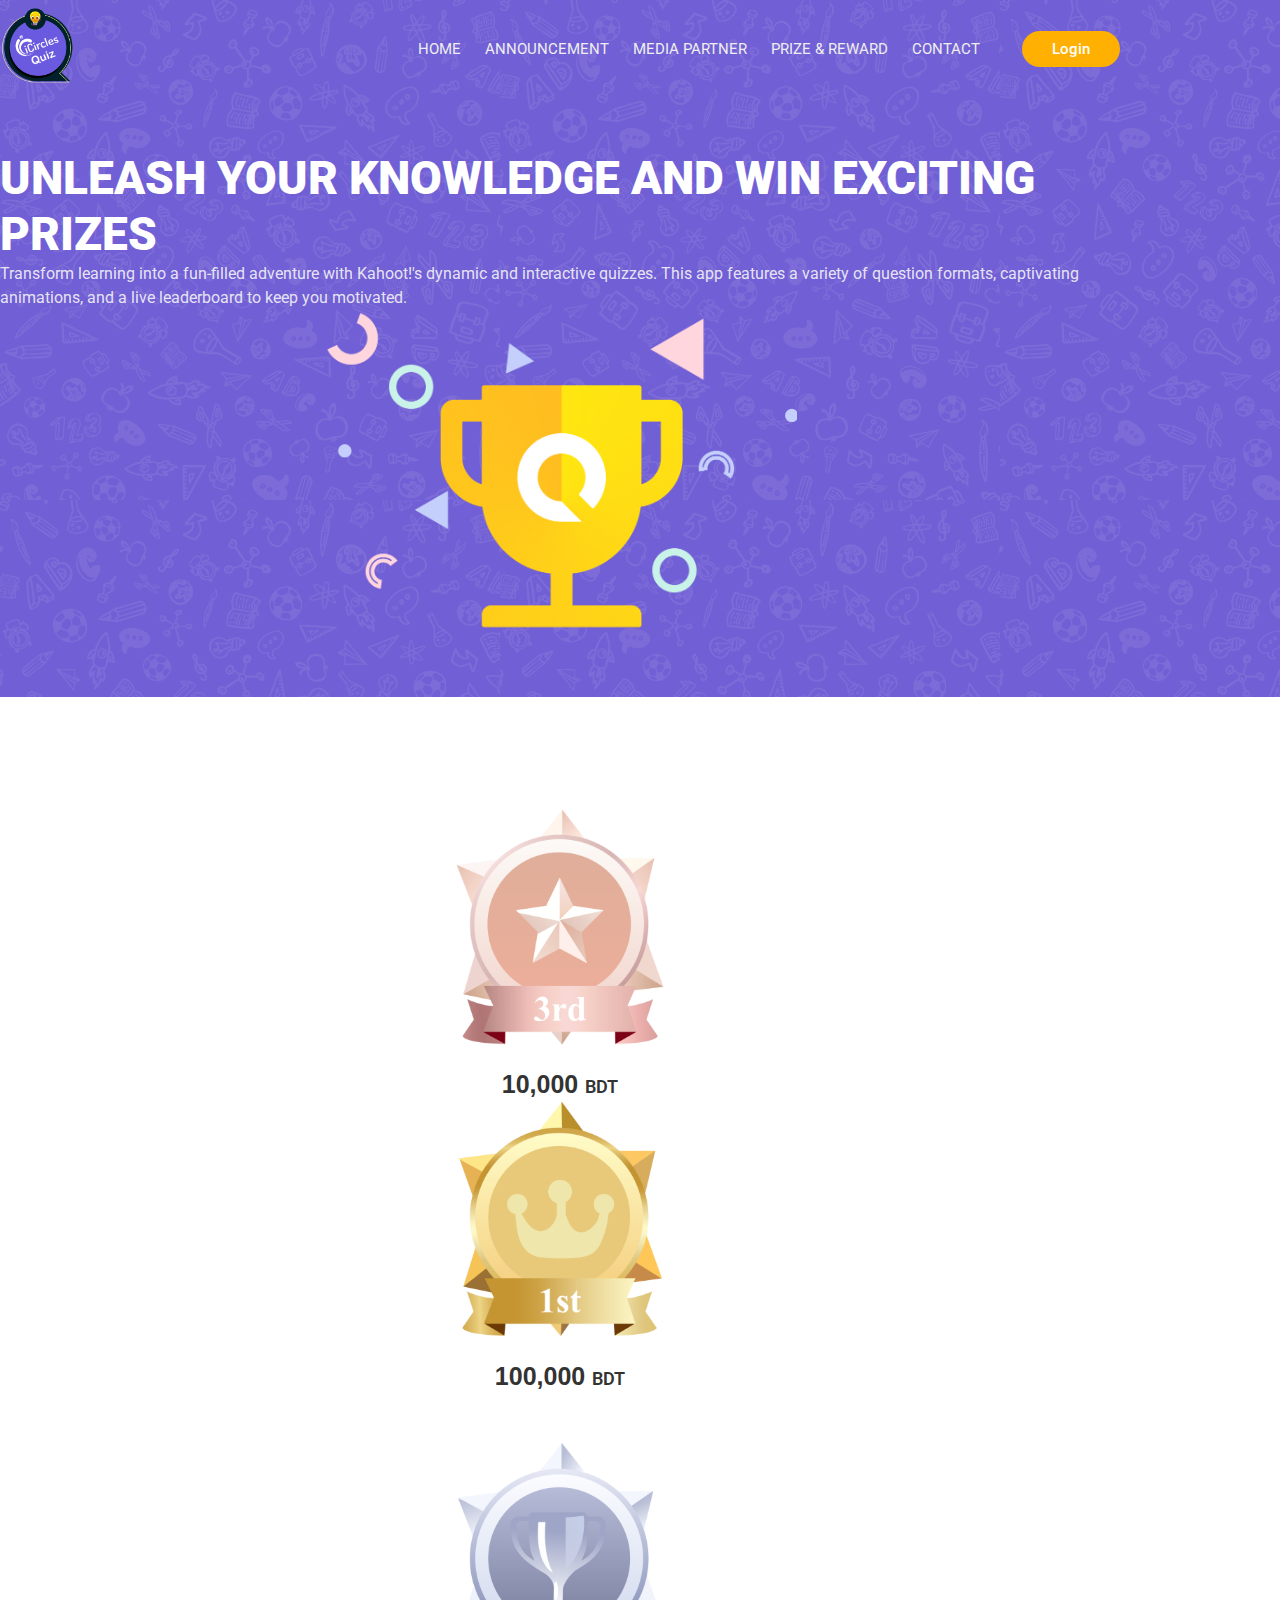
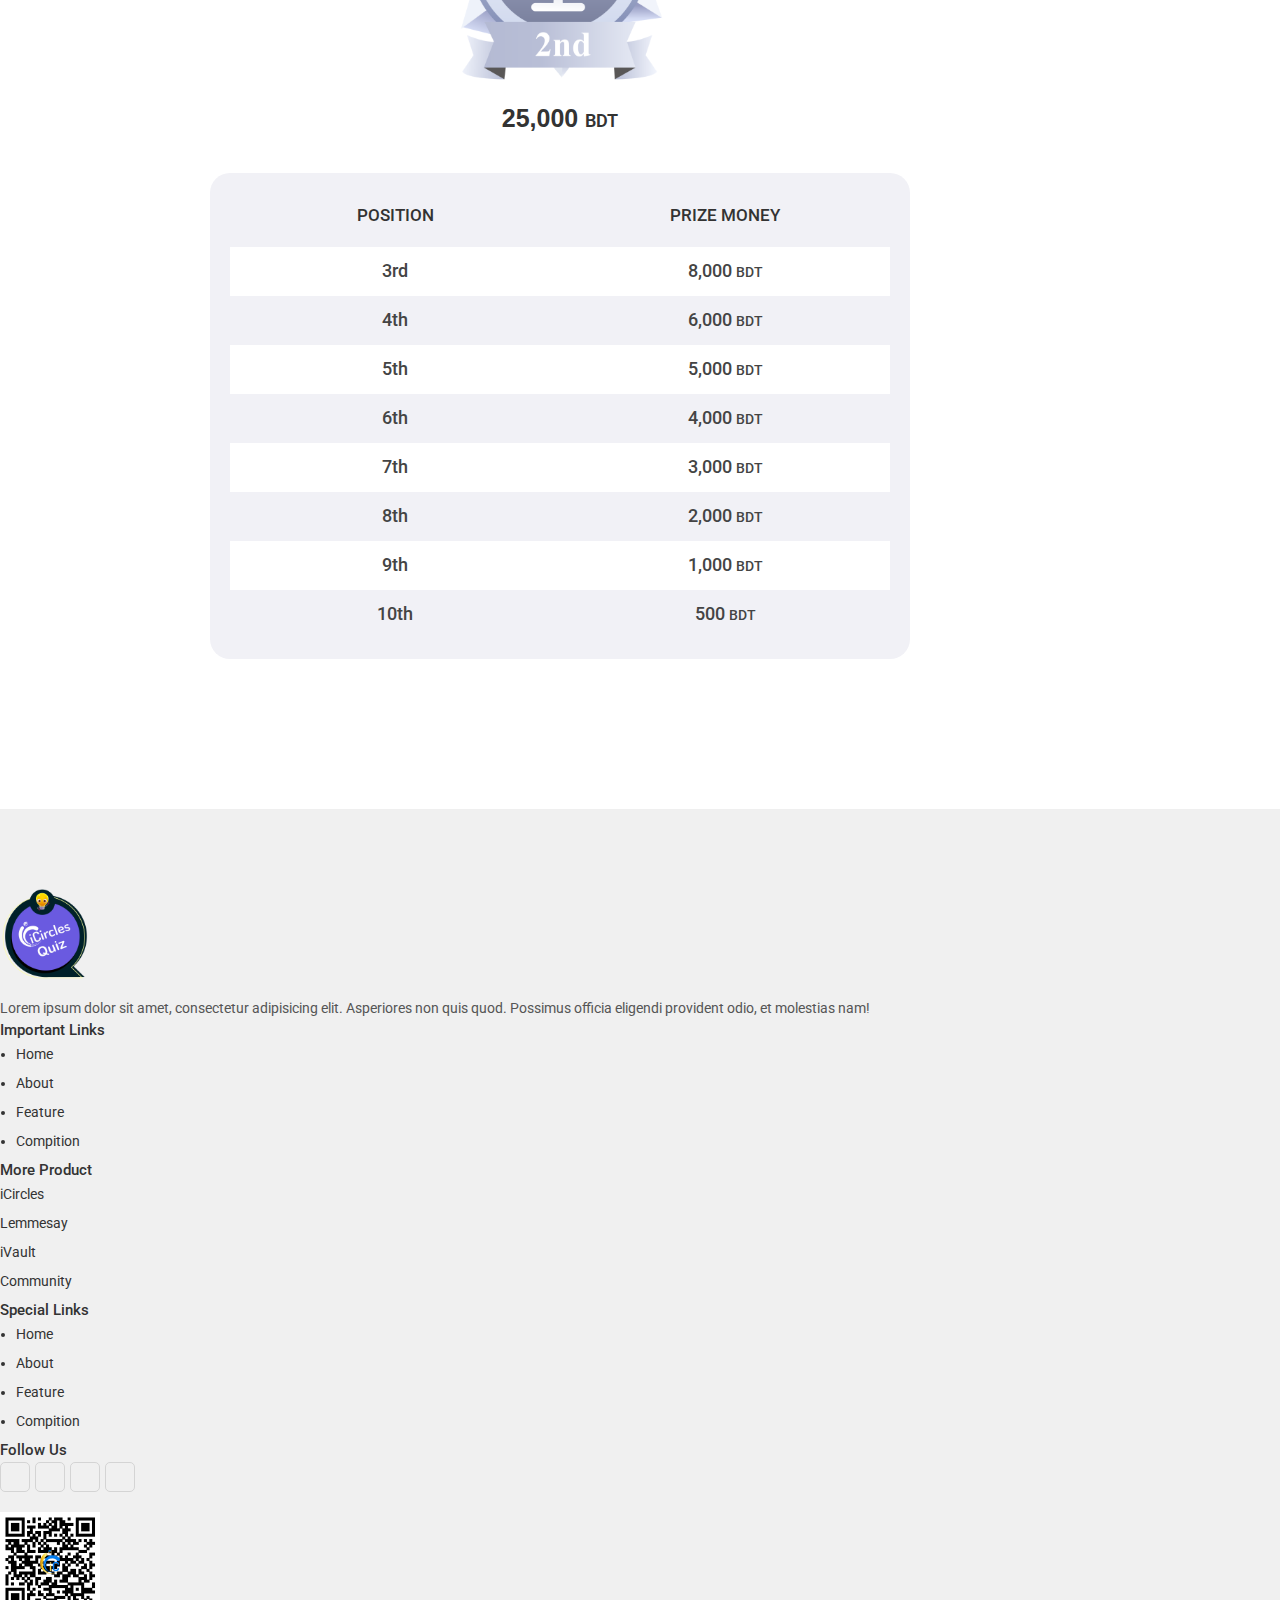
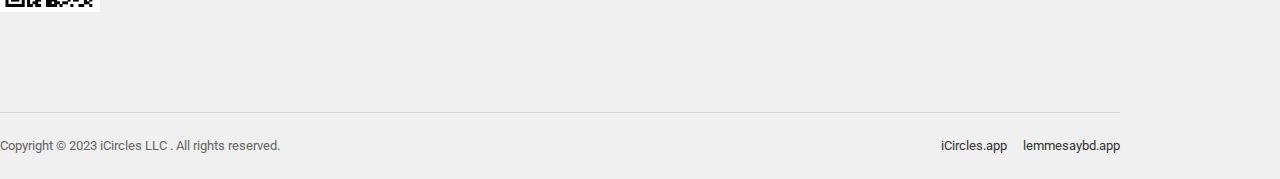
<file: prize.html>
<!DOCTYPE html>
<html lang="en">

<head>
    <meta charset="UTF-8">
    <meta http-equiv="X-UA-Compatible" content="IE=edge">
    <meta name="viewport" content="width=device-width, initial-scale=1.0">
    <title>iCircles </title>
    <link rel="shortcut icon" href="" type="image/png">
    <link href="https://cdn.jsdelivr.net/npm/bootstrap@5.0.2/dist/css/bootstrap.min.css" rel="stylesheet"
        integrity="sha384-EVSTQN3/azprG1Anm3QDgpJLIm9Nao0Yz1ztcQTwFspd3yD65VohhpuuCOmLASjC" crossorigin="anonymous">
    <link rel="stylesheet" href="https://cdnjs.cloudflare.com/ajax/libs/font-awesome/6.3.0/css/all.min.css"
        integrity="sha512-SzlrxWUlpfuzQ+pcUCosxcglQRNAq/DZjVsC0lE40xsADsfeQoEypE+enwcOiGjk/bSuGGKHEyjSoQ1zVisanQ=="
        crossorigin="anonymous" referrerpolicy="no-referrer" />
    <link rel="stylesheet" href="https://cdn.jsdelivr.net/npm/swiper@8/swiper-bundle.min.css" />
    <link
        href="https://fonts.googleapis.com/css2?family=Open+Sans:wght@400;500;600;700;800&family=Poppins:wght@400;500;600;700;800;900&family=Roboto:wght@300;400;500;700;900&display=swap"
        rel="stylesheet">
    <link rel="stylesheet" href="css/style.css">
    <link rel="stylesheet" href="css/responsive.css">
</head>

<body>

    <!-------- Header Section Start  ---------->
    <div class="header">
        <div class="container">
            <div class="header_wrapper">
                <a href="index.html">
                    <div class="header_logo">
                        <img src="./images/logo.png" alt="" />
                    </div>
                </a>
                <div class="header_content">
                    <ul>
                        <li><a href="index.html">Home</a></li>
                        <li><a href="">Announcement</a></li>
                        <li><a href="">Media Partner</a></li>
                        <li><a href="">Prize & Reward</a></li>
                        <li><a href="">Contact</a></li>
                    </ul>
                    <div class="login_btn">
                        Login
                    </div>
                </div>
            </div>
        </div>
    </div>
    <!-------- Common Hero Plate ---------->
     <div class="section_plate">
        <div class="container">
            <div class="section_plate_wrapper">
                <div class="row align-items-center">
                    <div class="col-lg-7">
                        <div class="plate_text">
                            <h2>Unleash Your Knowledge and Win Exciting Prizes</h2>
                            <p> Transform learning into a fun-filled adventure with Kahoot!'s dynamic and interactive quizzes. This app features a variety of question formats, captivating animations, and a live leaderboard to keep you motivated. </p>
                        </div>
                    </div>
                    <div class="col-lg-5">
                        <div class="plate_img">
                            <img src="./images/prize.png" alt="">
                        </div>
                    </div>
                </div>
            </div>
        </div>
     </div>
    <!-------- Common Hero Plate ---------->

    <!------------  Prising Rank Part -------------->
    <div class="rank">
        <div class="container">
            <div class="rank_wrapper">
                <div class="rank_top_position">
                    <div class="row justify-content-center">
                        <div class="col-lg-4">
                            <div class="rank_position_wrap position_3rd">
                               <div class="rank_img">
                                 <img src="./images/3rd-01.webp" alt="">
                               </div>
                               <h4>10,000 <span>BDT</span></h4>
                            </div>
                        </div>
                        <div class="col-lg-4">
                            <div class="rank_position_wrap">
                               <div class="rank_img">
                                 <img src="./images/1st-01.webp" alt="">
                               </div>
                               <h4>100,000 <span>BDT</span></h4>
                            </div>
                        </div>
                        
                        <div class="col-lg-4">
                            <div class="rank_position_wrap position_2nd">
                               <div class="rank_img">
                                 <img src="./images/2nd-01.webp" alt="">
                               </div>
                               <h4>25,000 <span>BDT</span></h4>
                            </div>
                        </div>
                    </div>
                </div>

                <div class="rank_position_list">
                    <div class="rank_list_heading">
                        <div class="heading_item">
                            Position
                        </div>
                        <div class="heading_item">
                            Prize Money
                        </div>
                    </div>
                    <div class="rank_list_item">
                        <div class="list_item">
                            3rd
                        </div>
                        <div class="list_item">
                            8,000 <span>BDT</span>
                        </div>
                    </div>
                    <div class="rank_list_item">
                        <div class="list_item">
                            4th
                        </div>
                        <div class="list_item">
                            6,000 <span>BDT</span>
                        </div>
                    </div>
                    <div class="rank_list_item">
                        <div class="list_item">
                            5th
                        </div>
                        <div class="list_item">
                            5,000 <span>BDT</span>
                        </div>
                    </div>
                    <div class="rank_list_item">
                        <div class="list_item">
                            6th
                        </div>
                        <div class="list_item">
                            4,000 <span>BDT</span>
                        </div>
                    </div>
                    <div class="rank_list_item">
                        <div class="list_item">
                            7th
                        </div>
                        <div class="list_item">
                            3,000 <span>BDT</span>
                        </div>
                    </div>
                    <div class="rank_list_item">
                        <div class="list_item">
                            8th
                        </div>
                        <div class="list_item">
                            2,000 <span>BDT</span>
                        </div>
                    </div>
                    <div class="rank_list_item">
                        <div class="list_item">
                            9th
                        </div>
                        <div class="list_item">
                            1,000 <span>BDT</span>
                        </div>
                    </div>
                    <div class="rank_list_item">
                        <div class="list_item">
                            10th
                        </div>
                        <div class="list_item">
                            500 <span>BDT</span>
                        </div>
                    </div>

                </div>
            </div>
        </div>
     </div>
    <!------------  Prising Rank End   -------------->

    <!---------- Footer Section Start ----------->
    <footer class="footer">
        <div class="fotter_main">
            <div class="container">
                <div class="footer_wrapper">
                    <div class="row">
                        <div class="col-lg-4">
                            <div class="footer_wrap">
                                <div class="footer_logo">
                                    <img src="./images/logo.png" alt="">
                                </div>
                                <p>Lorem ipsum dolor sit amet, consectetur adipisicing elit. Asperiores non quis quod.
                                    Possimus officia eligendi provident odio, et molestias nam! </p>
                            </div>
                        </div>
                        <div class="col-lg-2">
                            <div class="footer_wrap">
                                <h4>Important Links</h4>
                                <ul>
                                    <li><a href="#"> Home </a></li>
                                    <li><a href="#"> About </a></li>
                                    <li><a href="#"> Feature </a></li>
                                    <li><a href="#"> Compition </a></li>
                                </ul>
                            </div>
                        </div>
                        <div class="col-lg-2">
                            <div class="footer_wrap">
                                <h4>More Product</h4>
                                <ul class="product_list">
                                    <li><a href="#"> iCircles </a></li>
                                    <li><a href="#"> Lemmesay </a></li>
                                    <li><a href="#"> iVault </a></li>
                                    <li><a href="#"> Community </a></li>
                                </ul>
                            </div>
                        </div>
                        <div class="col-lg-2">
                            <div class="footer_wrap">
                                <h4> Special Links </h4>
                                <ul>
                                    <li><a href="#"> Home </a></li>
                                    <li><a href="#"> About </a></li>
                                    <li><a href="#"> Feature </a></li>
                                    <li><a href="#"> Compition </a></li>
                                </ul>
                            </div>
                        </div>
                        <div class="col-lg-2">
                            <div class="footer_wrap">
                                <h4>Follow Us</h4>
                                <div class="social_links">
                                    <i class="fa-brands fa-facebook-f"></i>
                                    <i class="fa-brands fa-linkedin-in"></i>
                                    <i class="fa-brands fa-instagram"></i>
                                    <i class="fa-brands fa-youtube"></i>
                                </div>
                                <div class="qr_img">
                                    <img src="./images/qr.png" alt="">
                                </div>
                            </div>
                        </div>
                    </div>
                </div>
                <div class="footer_bottom">
                    <span> Copyright © 2023 iCircles LLC . All rights reserved. </span>
                    <ul>
                        <li><a href="#"> <i class="fa-solid fa-chevron-right"></i> iCircles.app </a></li>
                        <li><a href="#"> <i class="fa-solid fa-chevron-right"></i> lemmesaybd.app </a></li>
                    </ul>
                </div>
            </div>
        </div>
    </footer>
    <!---------- Footer Section End ----------->

    <!-- Loader Screen -->
    <div id="loading-screen" class="loading_screen" >
        <div class="loader">
            <img src="./images/loader.webp" alt="">
        </div>
    </div>
    
    <!--
     Javascript Script Linker Part
--------------------------------------------------->
    <script src="js/jquery-3.6.0.min.js"></script>
    <script src="https://cdn.jsdelivr.net/npm/bootstrap@5.0.2/dist/js/bootstrap.bundle.min.js"
        integrity="sha384-MrcW6ZMFYlzcLA8Nl+NtUVF0sA7MsXsP1UyJoMp4YLEuNSfAP+JcXn/tWtIaxVXM"
        crossorigin="anonymous"></script>
    <script src="https://cdn.jsdelivr.net/npm/swiper@8/swiper-bundle.min.js"></script>
    <script src="js/custom.js"></script>
</body>
</file>
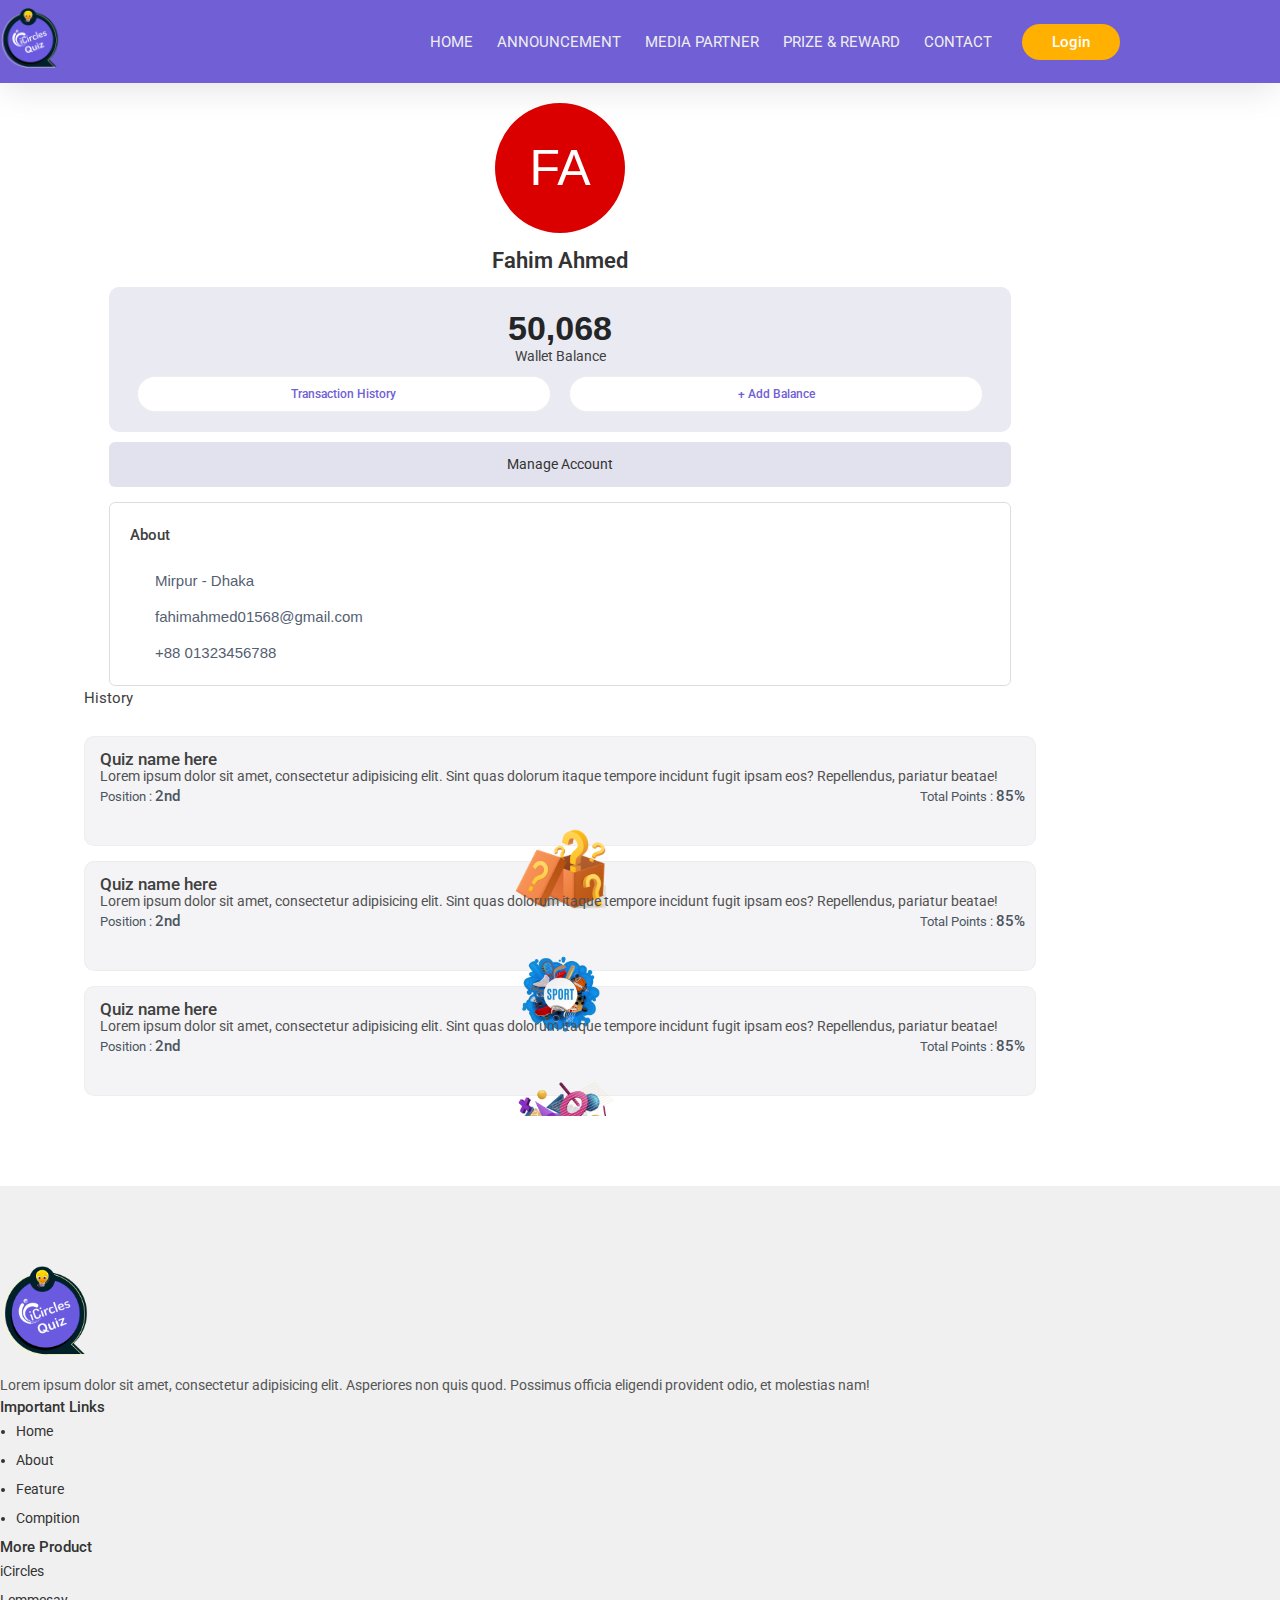
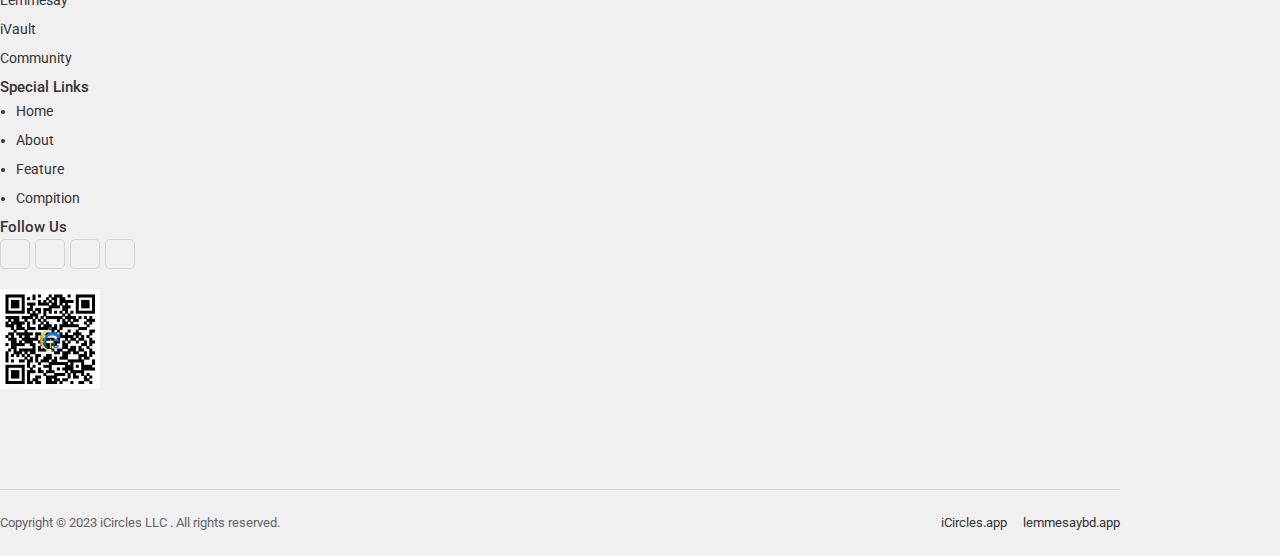
<file: profile.html>
<!DOCTYPE html>
<html lang="en">

<head>
    <meta charset="UTF-8">
    <meta http-equiv="X-UA-Compatible" content="IE=edge">
    <meta name="viewport" content="width=device-width, initial-scale=1.0">
    <title>iCircles </title>
    <link rel="shortcut icon" href="" type="image/png">
    <link href="https://cdn.jsdelivr.net/npm/bootstrap@5.0.2/dist/css/bootstrap.min.css" rel="stylesheet"
        integrity="sha384-EVSTQN3/azprG1Anm3QDgpJLIm9Nao0Yz1ztcQTwFspd3yD65VohhpuuCOmLASjC" crossorigin="anonymous">
    <link rel="stylesheet" href="https://cdnjs.cloudflare.com/ajax/libs/font-awesome/6.3.0/css/all.min.css"
        integrity="sha512-SzlrxWUlpfuzQ+pcUCosxcglQRNAq/DZjVsC0lE40xsADsfeQoEypE+enwcOiGjk/bSuGGKHEyjSoQ1zVisanQ=="
        crossorigin="anonymous" referrerpolicy="no-referrer" />
    <link rel="stylesheet" href="https://cdn.jsdelivr.net/npm/swiper@8/swiper-bundle.min.css" />
    <link
        href="https://fonts.googleapis.com/css2?family=Open+Sans:wght@400;500;600;700;800&family=Poppins:wght@400;500;600;700;800;900&family=Roboto:wght@300;400;500;700;900&display=swap"
        rel="stylesheet">
    <link rel="stylesheet" href="css/style.css">
    <link rel="stylesheet" href="css/responsive.css">
</head>

<body>

    <!-------- Header Section Start  ---------->
    <div class="header_2">
        <div class="container">
            <div class="header_wrapper">
                <a href="index.html">
                    <div class="header_logo">
                        <img src="./images/logo.png" alt="" />
                    </div>
                </a>
                <div class="header_content">
                    <ul>
                        <li><a href="index.html">Home</a></li>
                        <li><a href="">Announcement</a></li>
                        <li><a href="">Media Partner</a></li>
                        <li><a href="">Prize & Reward</a></li>
                        <li><a href="">Contact</a></li>
                    </ul>
                    <div class="login_btn">
                        Login
                    </div>
                </div>
            </div>
        </div>
    </div>
    <!------------  User Profile Part Start -------------->
    <div class="user_profile">
        <div class="container">
            <div class="user_profile_wrapper">
                <div class="row">
                    <div class="col-lg-5">
                       <div class="profile_card">
                           <div class="profile_img">
                               <!-- <img src="" alt=""> -->
                                FA
                           </div>   
                           <div class="profile_name">
                               Fahim Ahmed
                           </div>  
                           <div class="wallet_overview">
                               <h4> 50,068</h4>
                               <h6>Wallet Balance</h6>
                               <div class="wallet_btn_wrapper">
                                  <div class="wallet_btn">
                                    Transaction History
                                  </div>
                                  <div class="wallet_btn">
                                    + Add Balance
                                  </div>
                               </div>
                           </div>
                           <a href="profileSettings.html">
                               <div class="manage_btn">
                                  Manage Account
                               </div>  
                           </a>
                           <div class="profile_about">
                              <h4>About</h4> 

                              <div class="about_item">
                                <i class="fa-solid fa-location-dot"></i> 
                                Mirpur - Dhaka
                              </div>

                              <div class="about_item">
                                <i class="fa-solid fa-envelope"></i>
                                fahimahmed01568@gmail.com 
                              </div>

                              <div class="about_item">
                                <i class="fa-solid fa-phone"></i>
                                +88 01323456788
                              </div>
                           </div>                    
                       </div>
                    </div>
                    <div class="col-lg-7">
                        <div class="profile_history">
                            <h5> <i class="fa-solid fa-clock-rotate-left"></i> History </h5>
                            <a href="competitionAnswer.html">
                                <div class="history_item">
                                    <div class="row">
                                        <div class="col-lg-9">
                                            <div class="history_item_text">
                                                <h4>Quiz name here</h4>
                                                <p>Lorem ipsum dolor sit amet, consectetur adipisicing elit. Sint quas dolorum itaque tempore incidunt fugit ipsam eos? Repellendus, pariatur beatae!</p>
                                                <div class="point_wrapper">
                                                    <div class="point_wrap">
                                                        Position : <span> 2nd </span>
                                                    </div>
                                                    <div class="point_wrap">
                                                        Total Points : <span> 85% </span>
                                                    </div>
                                                </div>
                                            </div>
                                        </div>
                                        <div class="col-lg-3">
                                            <div class="history_item_img">
                                                <img src="./images/box.webp" alt="">
                                            </div>
                                        </div>
                                    </div>
                                </div>
                            </a>
                            <a href="competitionAnswer.html">
                                <div class="history_item">
                                    <div class="row">
                                        <div class="col-lg-9">
                                            <div class="history_item_text">
                                                <h4>Quiz name here</h4>
                                                <p>Lorem ipsum dolor sit amet, consectetur adipisicing elit. Sint quas dolorum itaque tempore incidunt fugit ipsam eos? Repellendus, pariatur beatae!</p>
                                                <div class="point_wrapper">
                                                    <div class="point_wrap">
                                                        Position : <span> 2nd </span>
                                                    </div>
                                                    <div class="point_wrap">
                                                        Total Points : <span> 85% </span>
                                                    </div>
                                                </div>
                                            </div>
                                        </div>
                                        <div class="col-lg-3">
                                            <div class="history_item_img">
                                                <img src="./images/type-2.webp" alt="">
                                            </div>
                                        </div>
                                    </div>
                                </div>
                            </a>
                            <a href="competitionAnswer.html">
                                <div class="history_item">
                                    <div class="row">
                                        <div class="col-lg-9">
                                            <div class="history_item_text">
                                                <h4>Quiz name here</h4>
                                                <p>Lorem ipsum dolor sit amet, consectetur adipisicing elit. Sint quas dolorum itaque tempore incidunt fugit ipsam eos? Repellendus, pariatur beatae!</p>
                                                <div class="point_wrapper">
                                                    <div class="point_wrap">
                                                        Position : <span> 2nd </span>
                                                    </div>
                                                    <div class="point_wrap">
                                                        Total Points : <span> 85% </span>
                                                    </div>
                                                </div>
                                            </div>
                                        </div>
                                        <div class="col-lg-3">
                                            <div class="history_item_img">
                                                <img src="./images/type-3.webp" alt="">
                                            </div>
                                        </div>
                                    </div>
                                </div>
                            </a>
                        </div>
                    </div>
                </div>
            </div>
        </div>
    </div>
    <!------------  User Profile Part End  -------------->
    
    <!---------- Footer Section Start ----------->
    <footer class="footer">
        <div class="fotter_main">
            <div class="container">
                <div class="footer_wrapper">
                    <div class="row">
                        <div class="col-lg-4">
                            <div class="footer_wrap">
                                <div class="footer_logo">
                                    <img src="./images/logo.png" alt="">
                                </div>
                                <p>Lorem ipsum dolor sit amet, consectetur adipisicing elit. Asperiores non quis quod.
                                    Possimus officia eligendi provident odio, et molestias nam! </p>
                            </div>
                        </div>
                        <div class="col-lg-2">
                            <div class="footer_wrap">
                                <h4>Important Links</h4>
                                <ul>
                                    <li><a href="#"> Home </a></li>
                                    <li><a href="#"> About </a></li>
                                    <li><a href="#"> Feature </a></li>
                                    <li><a href="#"> Compition </a></li>
                                </ul>
                            </div>
                        </div>
                        <div class="col-lg-2">
                            <div class="footer_wrap">
                                <h4>More Product</h4>
                                <ul class="product_list">
                                    <li><a href="#"> iCircles </a></li>
                                    <li><a href="#"> Lemmesay </a></li>
                                    <li><a href="#"> iVault </a></li>
                                    <li><a href="#"> Community </a></li>
                                </ul>
                            </div>
                        </div>
                        <div class="col-lg-2">
                            <div class="footer_wrap">
                                <h4> Special Links </h4>
                                <ul>
                                    <li><a href="#"> Home </a></li>
                                    <li><a href="#"> About </a></li>
                                    <li><a href="#"> Feature </a></li>
                                    <li><a href="#"> Compition </a></li>
                                </ul>
                            </div>
                        </div>
                        <div class="col-lg-2">
                            <div class="footer_wrap">
                                <h4>Follow Us</h4>
                                <div class="social_links">
                                    <i class="fa-brands fa-facebook-f"></i>
                                    <i class="fa-brands fa-linkedin-in"></i>
                                    <i class="fa-brands fa-instagram"></i>
                                    <i class="fa-brands fa-youtube"></i>
                                </div>
                                <div class="qr_img">
                                    <img src="./images/qr.png" alt="">
                                </div>
                            </div>
                        </div>
                    </div>
                </div>
                <div class="footer_bottom">
                    <span> Copyright © 2023 iCircles LLC . All rights reserved. </span>
                    <ul>
                        <li><a href="#"> <i class="fa-solid fa-chevron-right"></i> iCircles.app </a></li>
                        <li><a href="#"> <i class="fa-solid fa-chevron-right"></i> lemmesaybd.app </a></li>
                    </ul>
                </div>
            </div>
        </div>
    </footer>
    <!---------- Footer Section End ----------->

    <!-- Loader Screen -->
    <div id="loading-screen" class="loading_screen" >
        <div class="loader">
            <img src="./images/loader.webp" alt="">
        </div>
    </div>
    
    <!--
     Javascript Script Linker Part
--------------------------------------------------->
    <script src="js/jquery-3.6.0.min.js"></script>
    <script src="https://cdn.jsdelivr.net/npm/bootstrap@5.0.2/dist/js/bootstrap.bundle.min.js"
        integrity="sha384-MrcW6ZMFYlzcLA8Nl+NtUVF0sA7MsXsP1UyJoMp4YLEuNSfAP+JcXn/tWtIaxVXM"
        crossorigin="anonymous"></script>
    <script src="https://cdn.jsdelivr.net/npm/swiper@8/swiper-bundle.min.js"></script>
    <script src="js/custom.js"></script>
</body>
</file>
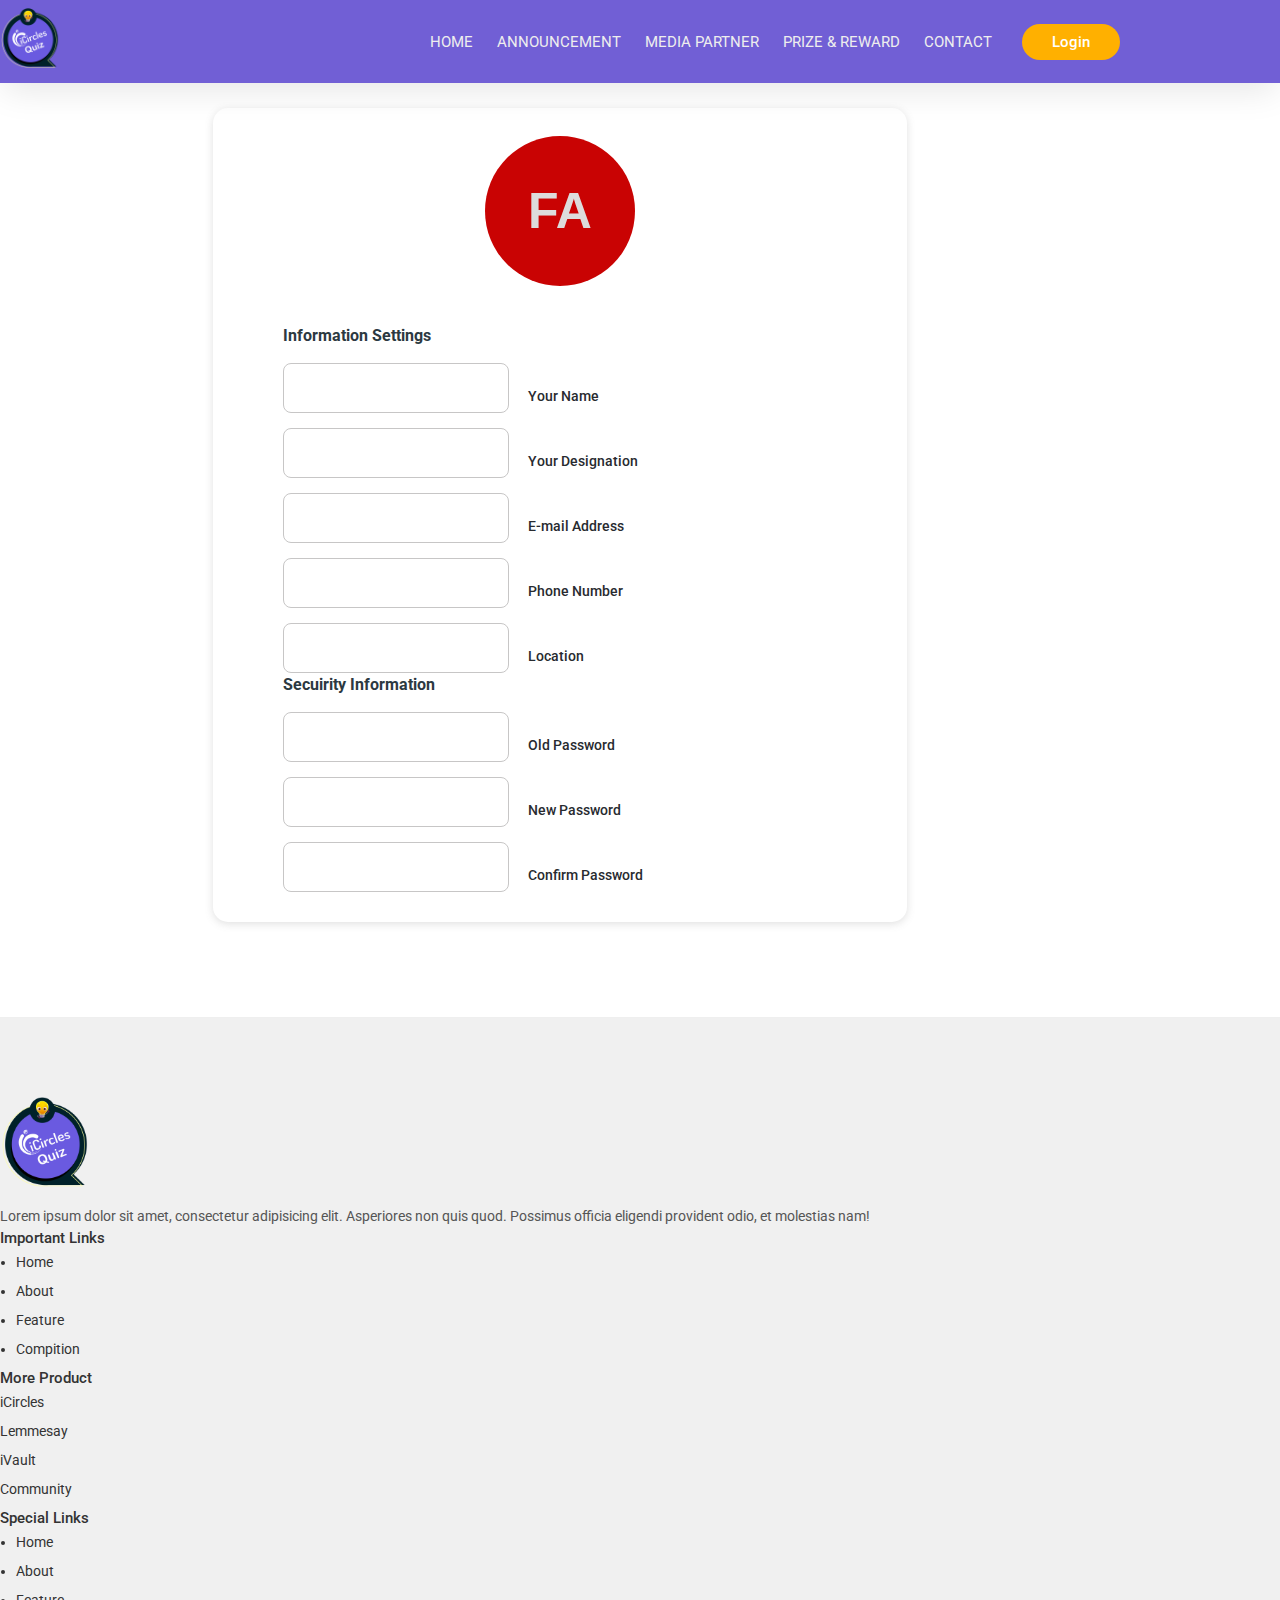
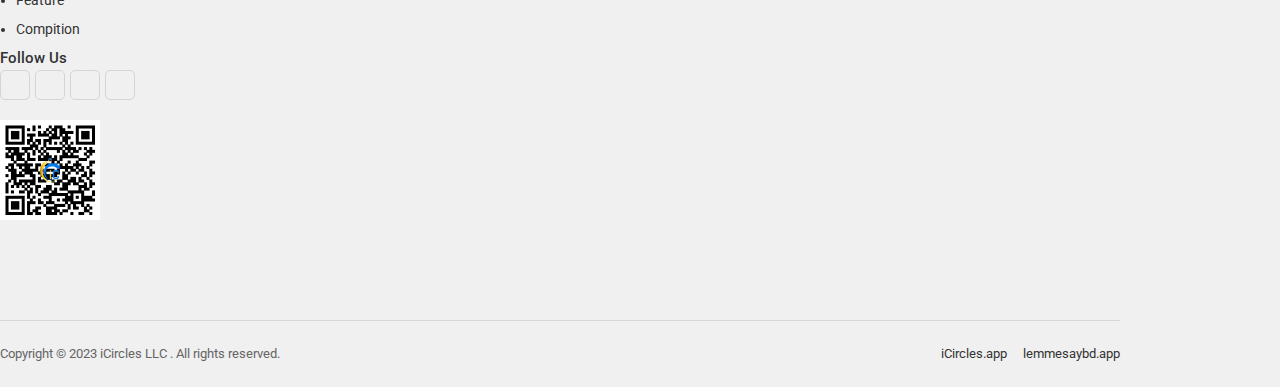
<file: profileSettings.html>
<!DOCTYPE html>
<html lang="en">

<head>
    <meta charset="UTF-8">
    <meta http-equiv="X-UA-Compatible" content="IE=edge">
    <meta name="viewport" content="width=device-width, initial-scale=1.0">
    <title>iCircles </title>
    <link rel="shortcut icon" href="" type="image/png">
    <link href="https://cdn.jsdelivr.net/npm/bootstrap@5.0.2/dist/css/bootstrap.min.css" rel="stylesheet"
        integrity="sha384-EVSTQN3/azprG1Anm3QDgpJLIm9Nao0Yz1ztcQTwFspd3yD65VohhpuuCOmLASjC" crossorigin="anonymous">
    <link rel="stylesheet" href="https://cdnjs.cloudflare.com/ajax/libs/font-awesome/6.3.0/css/all.min.css"
        integrity="sha512-SzlrxWUlpfuzQ+pcUCosxcglQRNAq/DZjVsC0lE40xsADsfeQoEypE+enwcOiGjk/bSuGGKHEyjSoQ1zVisanQ=="
        crossorigin="anonymous" referrerpolicy="no-referrer" />
    <link rel="stylesheet" href="https://cdn.jsdelivr.net/npm/swiper@8/swiper-bundle.min.css" />
    <link
        href="https://fonts.googleapis.com/css2?family=Open+Sans:wght@400;500;600;700;800&family=Poppins:wght@400;500;600;700;800;900&family=Roboto:wght@300;400;500;700;900&display=swap"
        rel="stylesheet">
    <link rel="stylesheet" href="css/style.css">
    <link rel="stylesheet" href="css/responsive.css">
</head>

<body>

    <!-------- Header Section Start  ---------->
    <div class="header_2">
        <div class="container">
            <div class="header_wrapper">
                <a href="index.html">
                    <div class="header_logo">
                        <img src="./images/logo.png" alt="" />
                    </div>
                </a>
                <div class="header_content">
                    <ul>
                        <li><a href="index.html">Home</a></li>
                        <li><a href="">Announcement</a></li>
                        <li><a href="">Media Partner</a></li>
                        <li><a href="">Prize & Reward</a></li>
                        <li><a href="">Contact</a></li>
                    </ul>
                    <div class="login_btn">
                        Login
                    </div>
                </div>
            </div>
        </div>
    </div>
    <!------------  User Profile Part Start -------------->
    <div class="profile_setting">
        <div class="container">
            <div class="profile_setting_wrapper">
                <div class="uploadBox">
                    <h5>FA</h5>
                    <div class="upload_placeholder">
                        <i class="fa-solid fa-camera"></i>
                    </div>
                    <input type="file" name="avatar" />
                </div>  

                <div class="settings_wrapper">
                    <h5>Information Settings</h5>
                    <div class="setting_form">
                        <form>
                            <div class="form-floating mb-2">
                                <input type="text" class="form-control" id="floatingInput">
                                <label for="floatingInput">Your Name</label>
                            </div>
                            <div class="form-floating mb-2">
                                <input type="text" class="form-control" id="floatingInput">
                                <label for="floatingInput">Your Designation</label>
                            </div>
                            <div class="form-floating mb-2">
                                <input type="email" class="form-control" id="floatingInput">
                                <label for="floatingInput">E-mail Address</label>
                            </div>
                            <div class="form-floating mb-2">
                                <input type="Number" class="form-control" id="floatingInput">
                                <label for="floatingInput">Phone Number</label>
                            </div>
                            <div class="form-floating mb-2">
                                <input type="text" class="form-control" id="floatingInput">
                                <label for="floatingInput">Location</label>
                            </div>
                        </form>
                    </div>


                    <h5 class="mt-5">Secuirity Information</h5>
                    <div class="setting_form">
                        <form>
                            <div class="form-floating mb-2">
                                <input type="password" class="form-control" id="floatingInput">
                                <label for="floatingInput">Old Password</label>
                            </div>
                            <div class="form-floating mb-2">
                                <input type="password" class="form-control" id="floatingInput">
                                <label for="floatingInput">New Password</label>
                            </div>
                            <div class="form-floating mb-2">
                                <input type="password" class="form-control" id="floatingInput">
                                <label for="floatingInput">Confirm Password</label>
                            </div>
                        </form>
                    </div>
                </div>
            </div>
        </div>
    </div>
    <!------------  User Profile Part End  -------------->
    
    <!---------- Footer Section Start ----------->
    <footer class="footer">
        <div class="fotter_main">
            <div class="container">
                <div class="footer_wrapper">
                    <div class="row">
                        <div class="col-lg-4">
                            <div class="footer_wrap">
                                <div class="footer_logo">
                                    <img src="./images/logo.png" alt="">
                                </div>
                                <p>Lorem ipsum dolor sit amet, consectetur adipisicing elit. Asperiores non quis quod.
                                    Possimus officia eligendi provident odio, et molestias nam! </p>
                            </div>
                        </div>
                        <div class="col-lg-2">
                            <div class="footer_wrap">
                                <h4>Important Links</h4>
                                <ul>
                                    <li><a href="#"> Home </a></li>
                                    <li><a href="#"> About </a></li>
                                    <li><a href="#"> Feature </a></li>
                                    <li><a href="#"> Compition </a></li>
                                </ul>
                            </div>
                        </div>
                        <div class="col-lg-2">
                            <div class="footer_wrap">
                                <h4>More Product</h4>
                                <ul class="product_list">
                                    <li><a href="#"> iCircles </a></li>
                                    <li><a href="#"> Lemmesay </a></li>
                                    <li><a href="#"> iVault </a></li>
                                    <li><a href="#"> Community </a></li>
                                </ul>
                            </div>
                        </div>
                        <div class="col-lg-2">
                            <div class="footer_wrap">
                                <h4> Special Links </h4>
                                <ul>
                                    <li><a href="#"> Home </a></li>
                                    <li><a href="#"> About </a></li>
                                    <li><a href="#"> Feature </a></li>
                                    <li><a href="#"> Compition </a></li>
                                </ul>
                            </div>
                        </div>
                        <div class="col-lg-2">
                            <div class="footer_wrap">
                                <h4>Follow Us</h4>
                                <div class="social_links">
                                    <i class="fa-brands fa-facebook-f"></i>
                                    <i class="fa-brands fa-linkedin-in"></i>
                                    <i class="fa-brands fa-instagram"></i>
                                    <i class="fa-brands fa-youtube"></i>
                                </div>
                                <div class="qr_img">
                                    <img src="./images/qr.png" alt="">
                                </div>
                            </div>
                        </div>
                    </div>
                </div>
                <div class="footer_bottom">
                    <span> Copyright © 2023 iCircles LLC . All rights reserved. </span>
                    <ul>
                        <li><a href="#"> <i class="fa-solid fa-chevron-right"></i> iCircles.app </a></li>
                        <li><a href="#"> <i class="fa-solid fa-chevron-right"></i> lemmesaybd.app </a></li>
                    </ul>
                </div>
            </div>
        </div>
    </footer>
    <!---------- Footer Section End ----------->

    <!-- Loader Screen -->
    <div id="loading-screen" class="loading_screen" >
        <div class="loader">
            <img src="./images/loader.webp" alt="">
        </div>
    </div>
    
    <!--
     Javascript Script Linker Part
--------------------------------------------------->
    <script src="js/jquery-3.6.0.min.js"></script>
    <script src="https://cdn.jsdelivr.net/npm/bootstrap@5.0.2/dist/js/bootstrap.bundle.min.js"
        integrity="sha384-MrcW6ZMFYlzcLA8Nl+NtUVF0sA7MsXsP1UyJoMp4YLEuNSfAP+JcXn/tWtIaxVXM"
        crossorigin="anonymous"></script>
    <script src="https://cdn.jsdelivr.net/npm/swiper@8/swiper-bundle.min.js"></script>
    <script src="js/custom.js"></script>
</body>
</file>
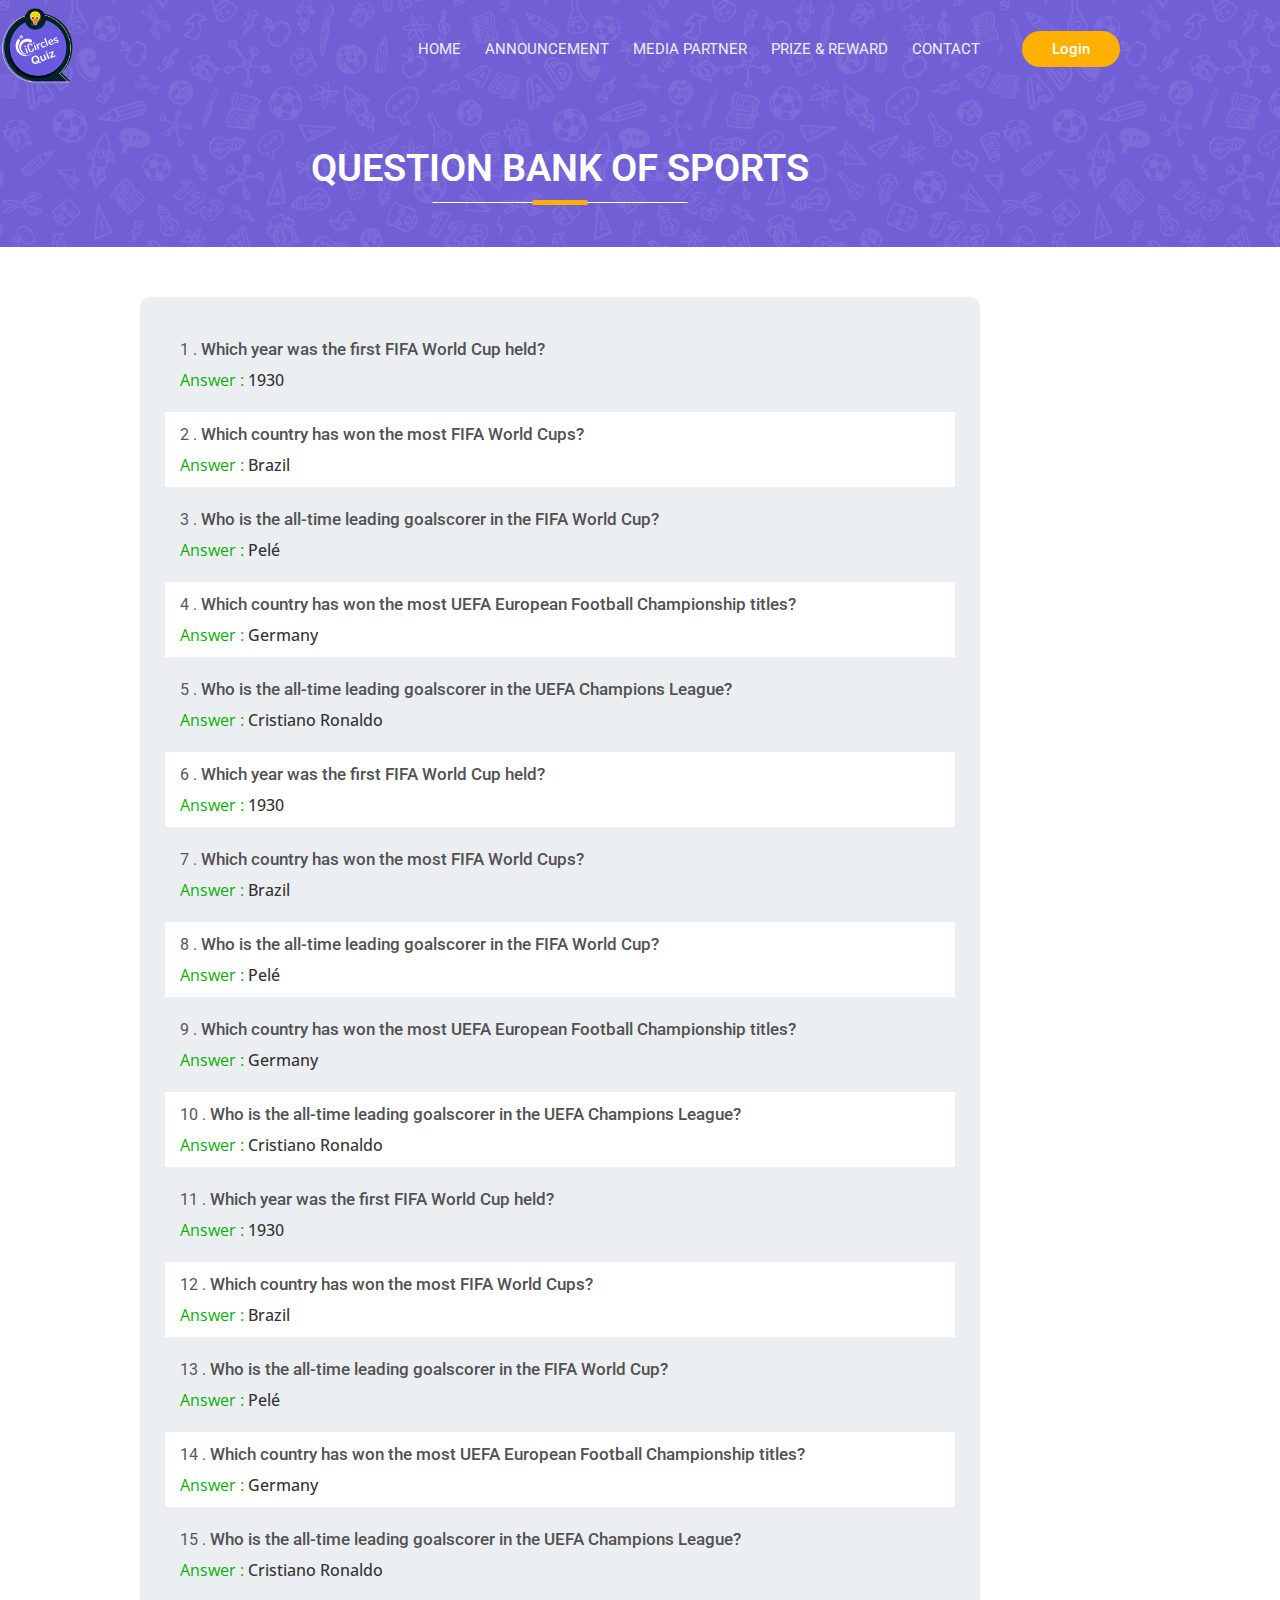
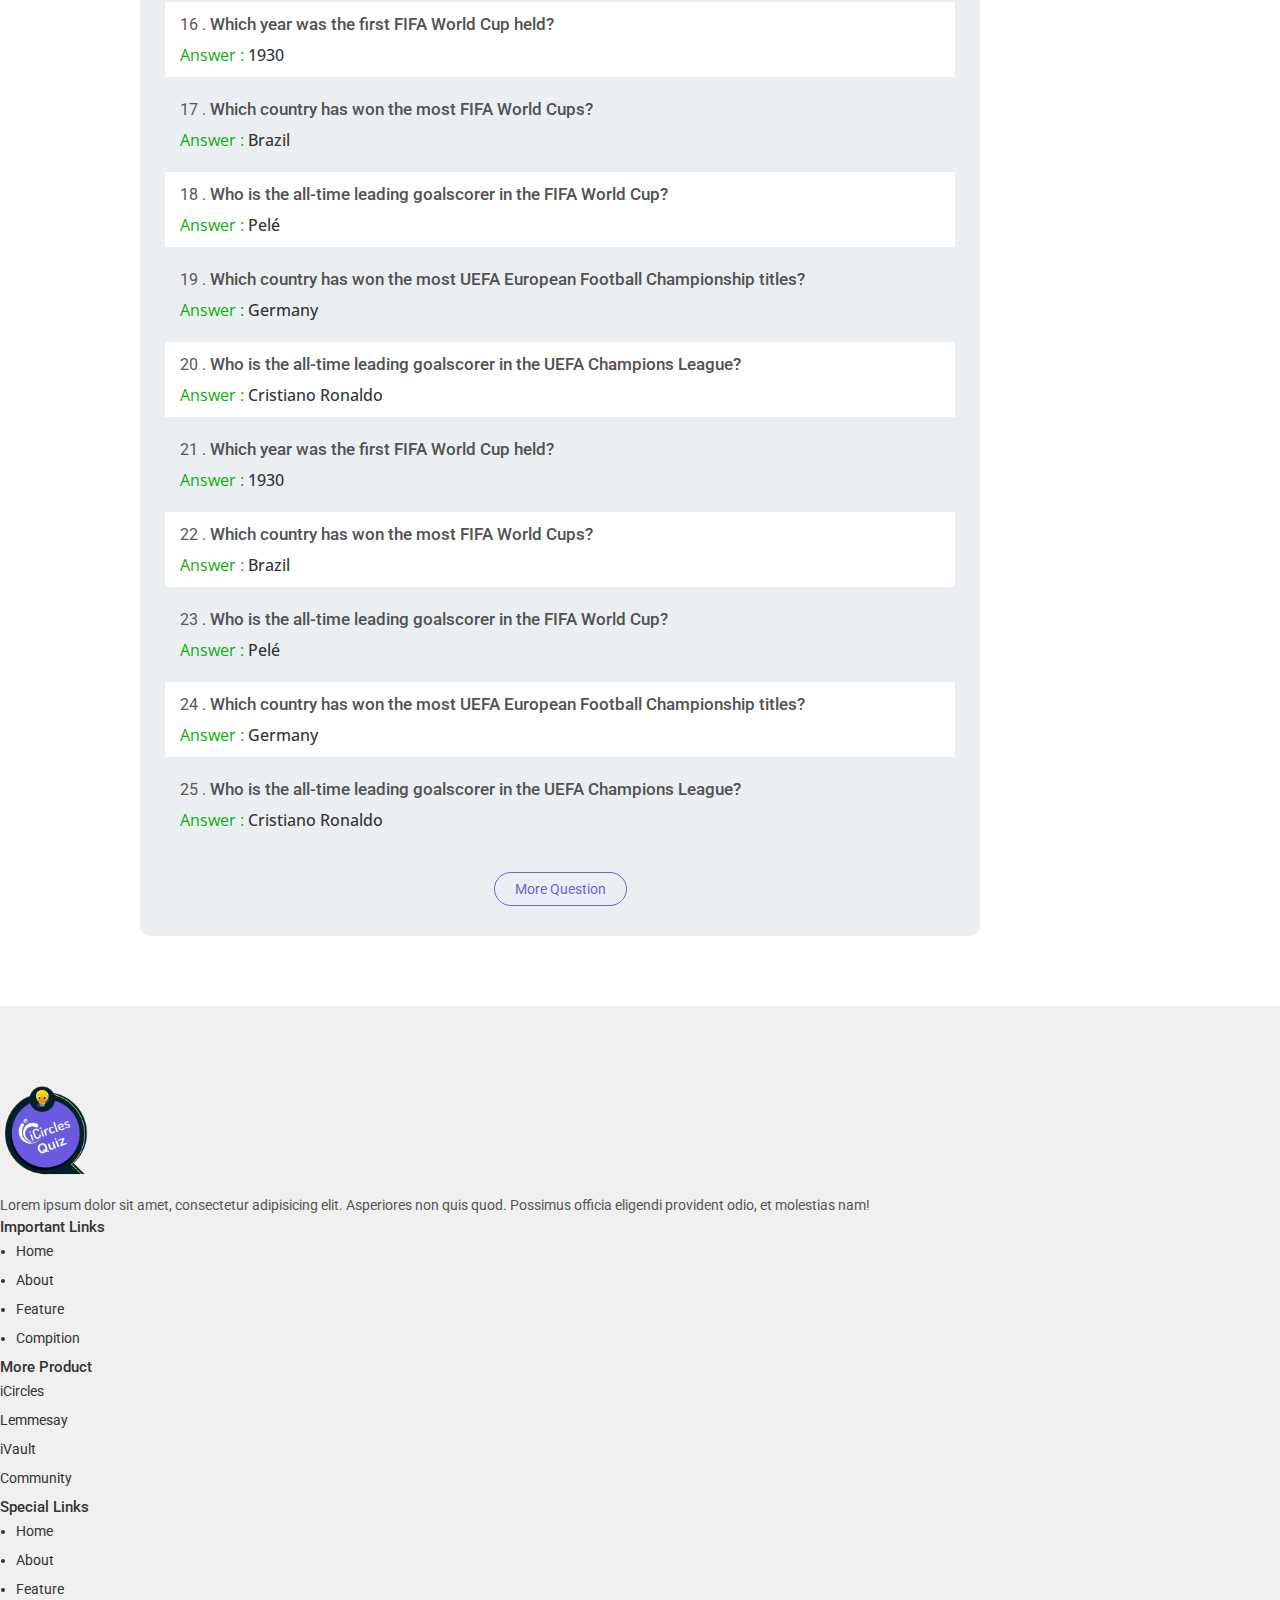
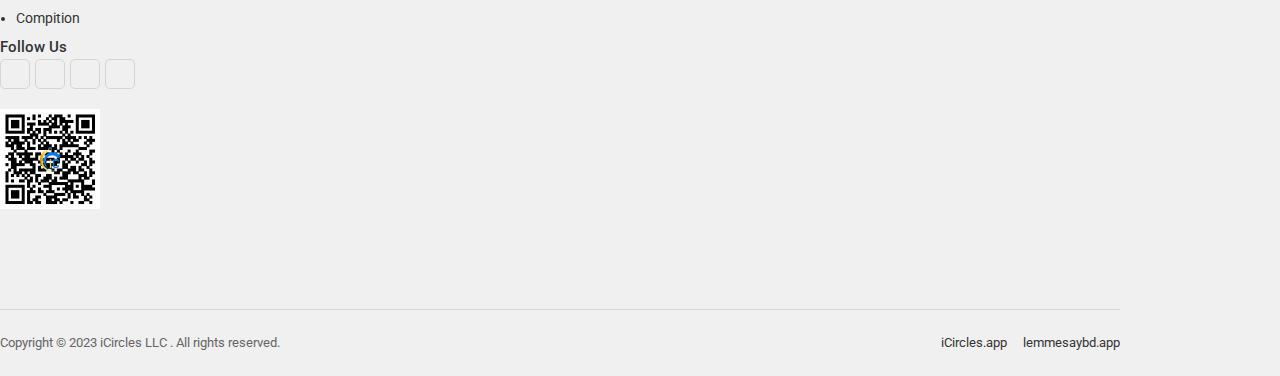
<file: questionBank.html>
<!DOCTYPE html>
<html lang="en">

<head>
    <meta charset="UTF-8">
    <meta http-equiv="X-UA-Compatible" content="IE=edge">
    <meta name="viewport" content="width=device-width, initial-scale=1.0">
    <title>iCircles </title>
    <link rel="shortcut icon" href="" type="image/png">
    <link href="https://cdn.jsdelivr.net/npm/bootstrap@5.0.2/dist/css/bootstrap.min.css" rel="stylesheet"
        integrity="sha384-EVSTQN3/azprG1Anm3QDgpJLIm9Nao0Yz1ztcQTwFspd3yD65VohhpuuCOmLASjC" crossorigin="anonymous">
    <link rel="stylesheet" href="https://cdnjs.cloudflare.com/ajax/libs/font-awesome/6.3.0/css/all.min.css"
        integrity="sha512-SzlrxWUlpfuzQ+pcUCosxcglQRNAq/DZjVsC0lE40xsADsfeQoEypE+enwcOiGjk/bSuGGKHEyjSoQ1zVisanQ=="
        crossorigin="anonymous" referrerpolicy="no-referrer" />
    <link rel="stylesheet" href="https://cdn.jsdelivr.net/npm/swiper@8/swiper-bundle.min.css" />
    <link
        href="https://fonts.googleapis.com/css2?family=Open+Sans:wght@400;500;600;700;800&family=Poppins:wght@400;500;600;700;800;900&family=Roboto:wght@300;400;500;700;900&display=swap"
        rel="stylesheet">
    <link rel="stylesheet" href="css/style.css">
    <link rel="stylesheet" href="css/responsive.css">
</head>

<body>

    <!-------- Header Section Start  ---------->
    <div class="header">
        <div class="container">
            <div class="header_wrapper">
                <a href="index.html">
                    <div class="header_logo">
                        <img src="./images/logo.png" alt="" />
                    </div>
                </a>
                <div class="header_content">
                    <ul>
                        <li><a href="index.html">Home</a></li>
                        <li><a href="">Announcement</a></li>
                        <li><a href="">Media Partner</a></li>
                        <li><a href="">Prize & Reward</a></li>
                        <li><a href="">Contact</a></li>
                    </ul>
                    <div class="login_btn">
                        Login
                    </div>
                </div>
            </div>
        </div>
    </div>
    <!-------- Header Section End  ---------->

    <!-------- Common Hero Plate ---------->
     <div class="common_hero_plate">
        <div class="container">
            <div class="section_heading_white">
                <span>Question Bank Of Sports</span>
            </div>
        </div>
     </div>
    <!-------- Common Hero Plate ---------->

    <!---------- Question Bank Section ---------->
    <div class="question_bank">
        <div class="container">
            <div class="question_bank_wrapper">
                <div class="question_bank_item">
                    <div class="item_question">
                        <span> 1 .</span> Which year was the first FIFA World Cup held?
                    </div>
                    <div class="item_answer">
                        Answer : <span> 1930 </span>
                    </div>
                </div>
                <div class="question_bank_item">
                    <div class="item_question">
                        <span> 2 .</span> Which country has won the most FIFA World Cups?
                    </div>
                    <div class="item_answer">
                        Answer : <span> Brazil </span>
                    </div>
                </div>
                <div class="question_bank_item">
                    <div class="item_question">
                        <span> 3 .</span> Who is the all-time leading goalscorer in the FIFA World Cup?
                    </div>
                    <div class="item_answer">
                        Answer : <span> Pelé </span>
                    </div>
                </div>
                <div class="question_bank_item">
                    <div class="item_question">
                        <span> 4 .</span> Which country has won the most UEFA European Football Championship titles?
                    </div>
                    <div class="item_answer">
                        Answer : <span> Germany </span>
                    </div>
                </div>
                <div class="question_bank_item">
                    <div class="item_question">
                        <span> 5 .</span> Who is the all-time leading goalscorer in the UEFA Champions League?
                    </div>
                    <div class="item_answer">
                        Answer : <span> Cristiano Ronaldo  </span>
                    </div>
                </div>
                <div class="question_bank_item">
                    <div class="item_question">
                        <span> 6 .</span> Which year was the first FIFA World Cup held?
                    </div>
                    <div class="item_answer">
                        Answer : <span> 1930 </span>
                    </div>
                </div>
                <div class="question_bank_item">
                    <div class="item_question">
                        <span> 7 .</span> Which country has won the most FIFA World Cups?
                    </div>
                    <div class="item_answer">
                        Answer : <span> Brazil </span>
                    </div>
                </div>
                <div class="question_bank_item">
                    <div class="item_question">
                        <span> 8 .</span> Who is the all-time leading goalscorer in the FIFA World Cup?
                    </div>
                    <div class="item_answer">
                        Answer : <span> Pelé </span>
                    </div>
                </div>
                <div class="question_bank_item">
                    <div class="item_question">
                        <span> 9 .</span> Which country has won the most UEFA European Football Championship titles?
                    </div>
                    <div class="item_answer">
                        Answer : <span> Germany </span>
                    </div>
                </div>
                <div class="question_bank_item">
                    <div class="item_question">
                        <span> 10 .</span> Who is the all-time leading goalscorer in the UEFA Champions League?
                    </div>
                    <div class="item_answer">
                        Answer : <span> Cristiano Ronaldo  </span>
                    </div>
                </div>
                <div class="question_bank_item">
                    <div class="item_question">
                        <span> 11 .</span> Which year was the first FIFA World Cup held?
                    </div>
                    <div class="item_answer">
                        Answer : <span> 1930 </span>
                    </div>
                </div>
                <div class="question_bank_item">
                    <div class="item_question">
                        <span> 12 .</span> Which country has won the most FIFA World Cups?
                    </div>
                    <div class="item_answer">
                        Answer : <span> Brazil </span>
                    </div>
                </div>
                <div class="question_bank_item">
                    <div class="item_question">
                        <span> 13 .</span> Who is the all-time leading goalscorer in the FIFA World Cup?
                    </div>
                    <div class="item_answer">
                        Answer : <span> Pelé </span>
                    </div>
                </div>
                <div class="question_bank_item">
                    <div class="item_question">
                        <span> 14 .</span> Which country has won the most UEFA European Football Championship titles?
                    </div>
                    <div class="item_answer">
                        Answer : <span> Germany </span>
                    </div>
                </div>
                <div class="question_bank_item">
                    <div class="item_question">
                        <span> 15 .</span> Who is the all-time leading goalscorer in the UEFA Champions League?
                    </div>
                    <div class="item_answer">
                        Answer : <span> Cristiano Ronaldo  </span>
                    </div>
                </div>
                <div class="question_bank_item">
                    <div class="item_question">
                        <span> 16 .</span> Which year was the first FIFA World Cup held?
                    </div>
                    <div class="item_answer">
                        Answer : <span> 1930 </span>
                    </div>
                </div>
                <div class="question_bank_item">
                    <div class="item_question">
                        <span> 17 .</span> Which country has won the most FIFA World Cups?
                    </div>
                    <div class="item_answer">
                        Answer : <span> Brazil </span>
                    </div>
                </div>
                <div class="question_bank_item">
                    <div class="item_question">
                        <span> 18 .</span> Who is the all-time leading goalscorer in the FIFA World Cup?
                    </div>
                    <div class="item_answer">
                        Answer : <span> Pelé </span>
                    </div>
                </div>
                <div class="question_bank_item">
                    <div class="item_question">
                        <span> 19 .</span> Which country has won the most UEFA European Football Championship titles?
                    </div>
                    <div class="item_answer">
                        Answer : <span> Germany </span>
                    </div>
                </div>
                <div class="question_bank_item">
                    <div class="item_question">
                        <span> 20 .</span> Who is the all-time leading goalscorer in the UEFA Champions League?
                    </div>
                    <div class="item_answer">
                        Answer : <span> Cristiano Ronaldo  </span>
                    </div>
                </div>
                <div class="question_bank_item">
                    <div class="item_question">
                        <span> 21 .</span> Which year was the first FIFA World Cup held?
                    </div>
                    <div class="item_answer">
                        Answer : <span> 1930 </span>
                    </div>
                </div>
                <div class="question_bank_item">
                    <div class="item_question">
                        <span> 22 .</span> Which country has won the most FIFA World Cups?
                    </div>
                    <div class="item_answer">
                        Answer : <span> Brazil </span>
                    </div>
                </div>
                <div class="question_bank_item">
                    <div class="item_question">
                        <span> 23 .</span> Who is the all-time leading goalscorer in the FIFA World Cup?
                    </div>
                    <div class="item_answer">
                        Answer : <span> Pelé </span>
                    </div>
                </div>
                <div class="question_bank_item">
                    <div class="item_question">
                        <span> 24 .</span> Which country has won the most UEFA European Football Championship titles?
                    </div>
                    <div class="item_answer">
                        Answer : <span> Germany </span>
                    </div>
                </div>
                <div class="question_bank_item">
                    <div class="item_question">
                        <span> 25 .</span> Who is the all-time leading goalscorer in the UEFA Champions League?
                    </div>
                    <div class="item_answer">
                        Answer : <span> Cristiano Ronaldo  </span>
                    </div>
                </div>
                <div class="loadmore_btn">
                    <span>More Question</span>
                </div>
            </div>
        </div>
    </div>
    <!---------- Question Bank Section ---------->

    <!---------- Footer Section Start ----------->
    <footer class="footer">
        <div class="fotter_main">
            <div class="container">
                <div class="footer_wrapper">
                    <div class="row">
                        <div class="col-lg-4">
                            <div class="footer_wrap">
                                <div class="footer_logo">
                                    <img src="./images/logo.png" alt="">
                                </div>
                                <p>Lorem ipsum dolor sit amet, consectetur adipisicing elit. Asperiores non quis quod.
                                    Possimus officia eligendi provident odio, et molestias nam! </p>
                            </div>
                        </div>
                        <div class="col-lg-2">
                            <div class="footer_wrap">
                                <h4>Important Links</h4>
                                <ul>
                                    <li><a href="#"> Home </a></li>
                                    <li><a href="#"> About </a></li>
                                    <li><a href="#"> Feature </a></li>
                                    <li><a href="#"> Compition </a></li>
                                </ul>
                            </div>
                        </div>
                        <div class="col-lg-2">
                            <div class="footer_wrap">
                                <h4>More Product</h4>
                                <ul class="product_list">
                                    <li><a href="#"> iCircles </a></li>
                                    <li><a href="#"> Lemmesay </a></li>
                                    <li><a href="#"> iVault </a></li>
                                    <li><a href="#"> Community </a></li>
                                </ul>
                            </div>
                        </div>
                        <div class="col-lg-2">
                            <div class="footer_wrap">
                                <h4> Special Links </h4>
                                <ul>
                                    <li><a href="#"> Home </a></li>
                                    <li><a href="#"> About </a></li>
                                    <li><a href="#"> Feature </a></li>
                                    <li><a href="#"> Compition </a></li>
                                </ul>
                            </div>
                        </div>
                        <div class="col-lg-2">
                            <div class="footer_wrap">
                                <h4>Follow Us</h4>
                                <div class="social_links">
                                    <i class="fa-brands fa-facebook-f"></i>
                                    <i class="fa-brands fa-linkedin-in"></i>
                                    <i class="fa-brands fa-instagram"></i>
                                    <i class="fa-brands fa-youtube"></i>
                                </div>
                                <div class="qr_img">
                                    <img src="./images/qr.png" alt="">
                                </div>
                            </div>
                        </div>
                    </div>
                </div>
                <div class="footer_bottom">
                    <span> Copyright © 2023 iCircles LLC . All rights reserved. </span>
                    <ul>
                        <li><a href="#"> <i class="fa-solid fa-chevron-right"></i> iCircles.app </a></li>
                        <li><a href="#"> <i class="fa-solid fa-chevron-right"></i> lemmesaybd.app </a></li>
                    </ul>
                </div>
            </div>
        </div>
    </footer>
    <!---------- Footer Section End ----------->

    
    <!-- Loader Screen -->
    <div id="loading-screen" class="loading_screen" >
        <div class="loader">
            <img src="./images/loader.webp" alt="">
        </div>
    </div>
    <!--
     Javascript Script Linker Part
--------------------------------------------------->
    <script src="js/jquery-3.6.0.min.js"></script>
    <script src="https://cdn.jsdelivr.net/npm/bootstrap@5.0.2/dist/js/bootstrap.bundle.min.js"
        integrity="sha384-MrcW6ZMFYlzcLA8Nl+NtUVF0sA7MsXsP1UyJoMp4YLEuNSfAP+JcXn/tWtIaxVXM"
        crossorigin="anonymous"></script>
    <script src="https://cdn.jsdelivr.net/npm/swiper@8/swiper-bundle.min.js"></script>
    <script src="js/custom.js"></script>
</body>
</file>
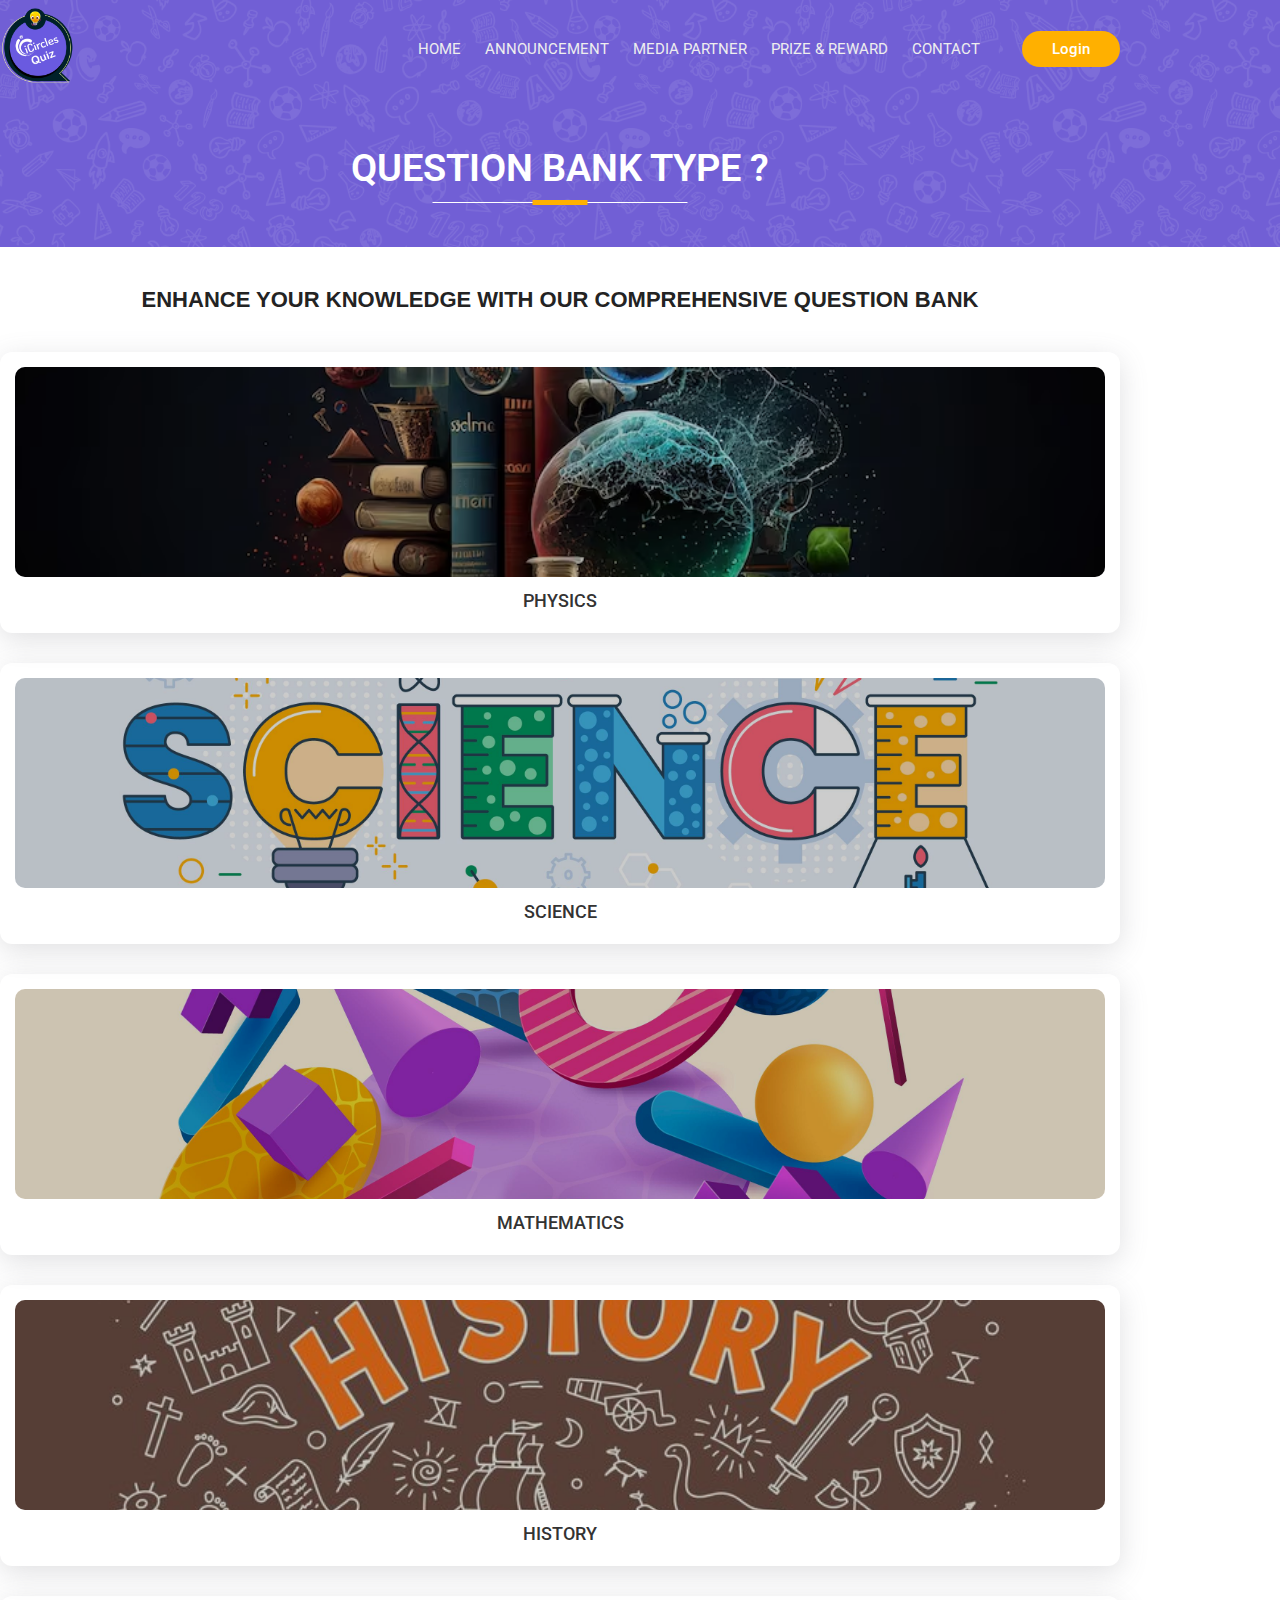
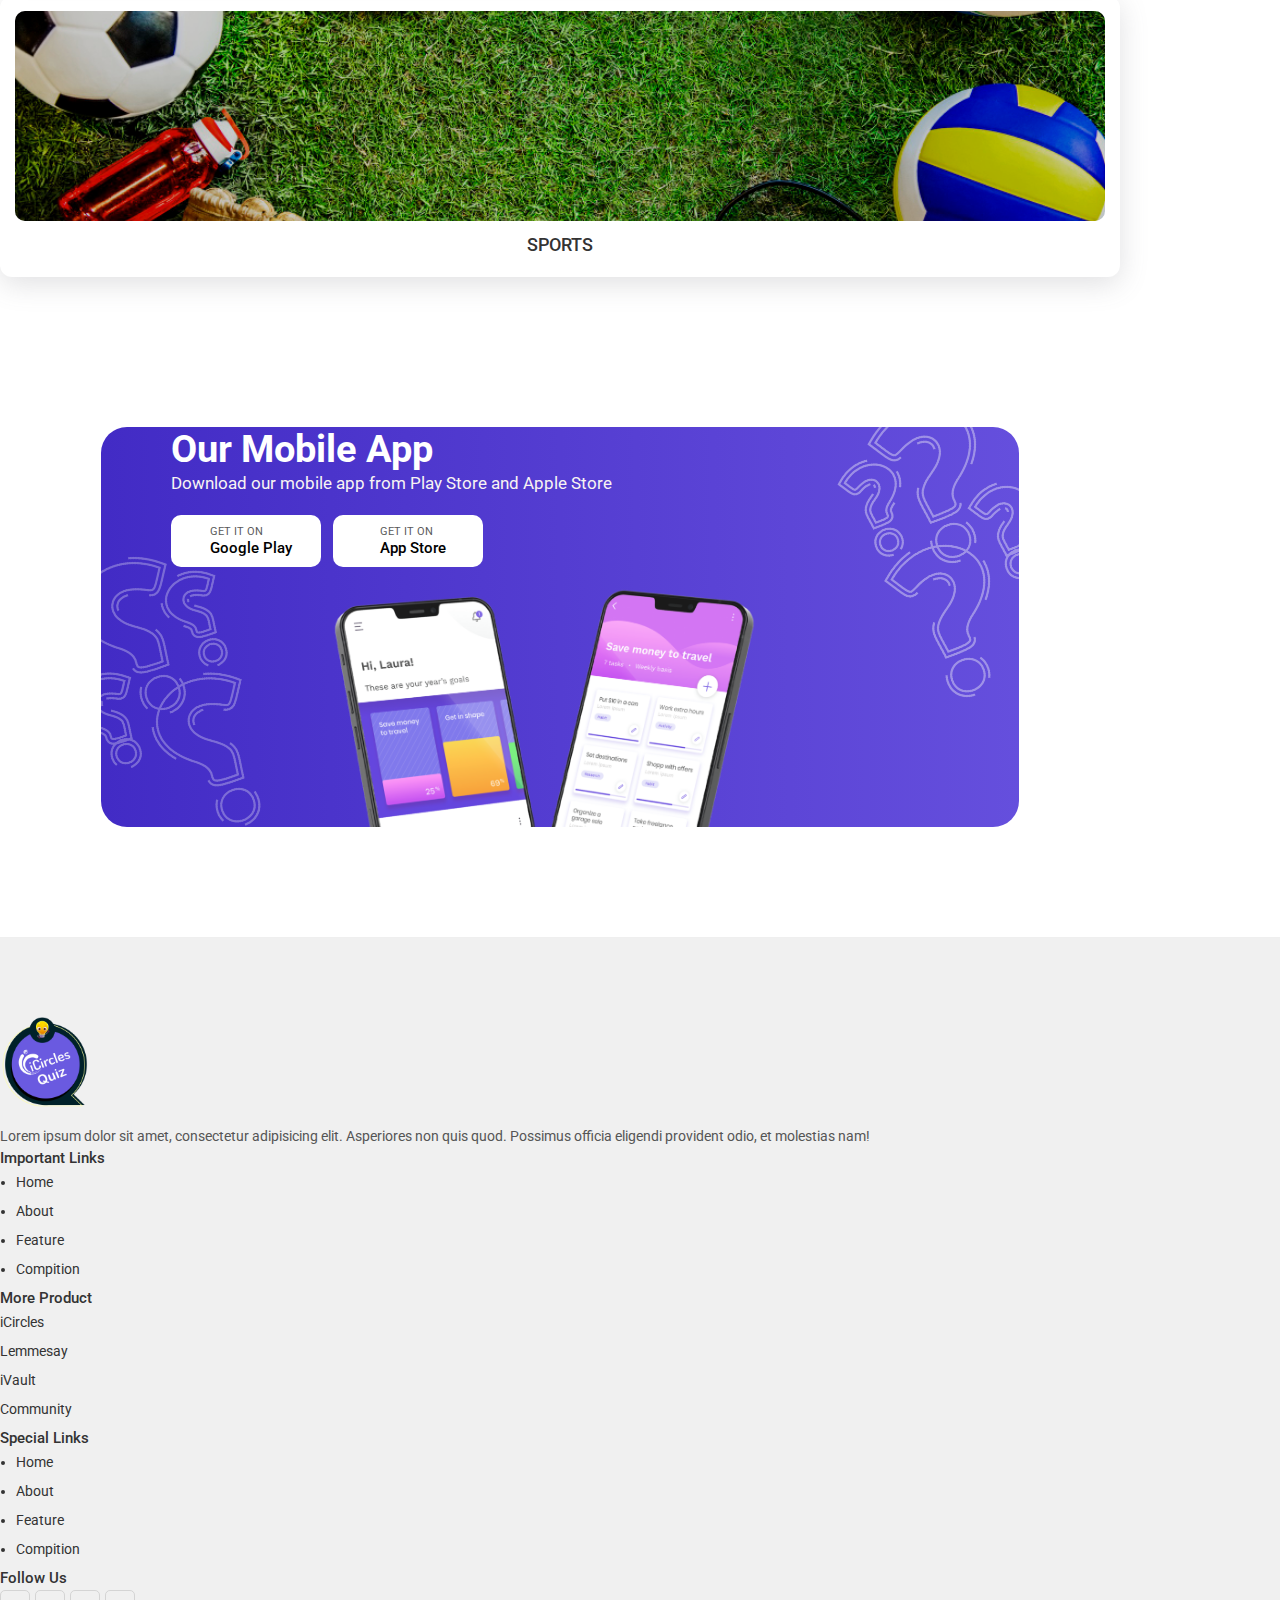
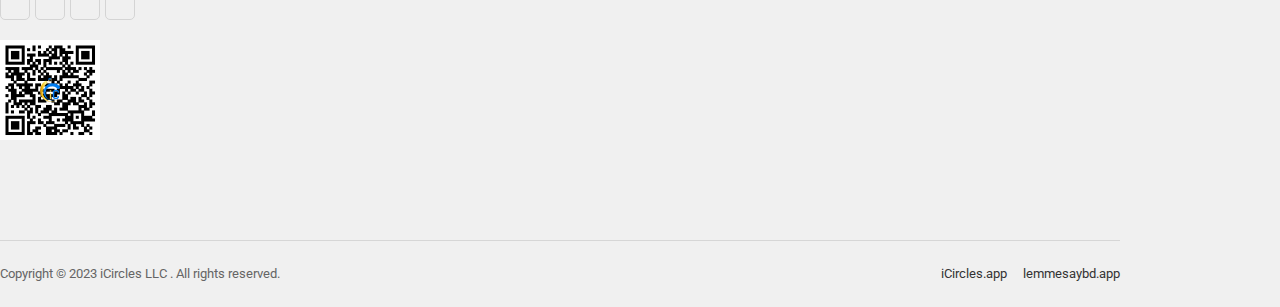
<file: questionCategory.html>
<!DOCTYPE html>
<html lang="en">

<head>
    <meta charset="UTF-8">
    <meta http-equiv="X-UA-Compatible" content="IE=edge">
    <meta name="viewport" content="width=device-width, initial-scale=1.0">
    <title>iCircles </title>
    <link rel="shortcut icon" href="" type="image/png">
    <link href="https://cdn.jsdelivr.net/npm/bootstrap@5.0.2/dist/css/bootstrap.min.css" rel="stylesheet"
        integrity="sha384-EVSTQN3/azprG1Anm3QDgpJLIm9Nao0Yz1ztcQTwFspd3yD65VohhpuuCOmLASjC" crossorigin="anonymous">
    <link rel="stylesheet" href="https://cdnjs.cloudflare.com/ajax/libs/font-awesome/6.3.0/css/all.min.css"
        integrity="sha512-SzlrxWUlpfuzQ+pcUCosxcglQRNAq/DZjVsC0lE40xsADsfeQoEypE+enwcOiGjk/bSuGGKHEyjSoQ1zVisanQ=="
        crossorigin="anonymous" referrerpolicy="no-referrer" />
    <link rel="stylesheet" href="https://cdn.jsdelivr.net/npm/swiper@8/swiper-bundle.min.css" />
    <link
        href="https://fonts.googleapis.com/css2?family=Open+Sans:wght@400;500;600;700;800&family=Poppins:wght@400;500;600;700;800;900&family=Roboto:wght@300;400;500;700;900&display=swap"
        rel="stylesheet">
    <link rel="stylesheet" href="css/style.css">
    <link rel="stylesheet" href="css/responsive.css">
</head>

<body>

    <!-------- Header Section Start  ---------->
    <div class="header">
        <div class="container">
            <div class="header_wrapper">
                <a href="index.html">
                    <div class="header_logo">
                        <img src="./images/logo.png" alt="" />
                    </div>
                </a>
                <div class="header_content">
                    <ul>
                        <li><a href="index.html">Home</a></li>
                        <li><a href="">Announcement</a></li>
                        <li><a href="">Media Partner</a></li>
                        <li><a href="">Prize & Reward</a></li>
                        <li><a href="">Contact</a></li>
                    </ul>
                    <div class="login_btn">
                        Login
                    </div>
                </div>
            </div>
        </div>
    </div>
    <!-------- Header Section End  ---------->

    <!---------- Question Category Select Section ---------->
    <!-------- Common Hero Plate ---------->
    <div class="common_hero_plate">
        <div class="container">
            <div class="section_heading_white">
                <span>  Question  Bank Type ?</span>
            </div>
        </div>
     </div>
    <!-------- Common Hero Plate ---------->


    <!---------- Question Category Select Section ---------->
    <div class="questionBank_type">
       <div class="container">
           <h4>Enhance Your Knowledge with Our Comprehensive Question Bank</h4>
           <div class="questionBank_type_wrapper">
               <div class="row justify-content-center">
                   <div class="col-lg-4">
                       <a href="questionBank.html">
                        <div class="questionBank_type_card">
                            <div class="card_image">
                               <img src="./images/t-5.avif" alt="">
                            </div>
                            <div class="card_bottom">
                               <div class="type_name">
                                 Physics
                               </div>
                            </div>
                        </div>
                       </a>
                   </div>
                   <div class="col-lg-4">
                    <a href="questionBank.html">
                        <div class="questionBank_type_card">
                            <div class="card_image">
                               <img src="./images/t-2.jpg" alt="">
                            </div>
                            <div class="card_bottom">
                               <div class="type_name">
                                  Science
                               </div>
                            </div>
                        </div>
                    </a>
                </div>
                <div class="col-lg-4">
                    <a href="questionBank.html">
                        <div class="questionBank_type_card">
                            <div class="card_image">
                               <img src="./images/t-3.jpg" alt="">
                            </div>
                            <div class="card_bottom">
                               <div class="type_name">
                                  Mathematics
                               </div>
                            </div>
                        </div>
                    </a>
                </div>
                <div class="col-lg-4">
                    <a href="questionBank.html">
                        <div class="questionBank_type_card">
                            <div class="card_image">
                               <img src="./images/t-4.jpg" alt="">
                            </div>
                            <div class="card_bottom">
                               <div class="type_name">
                                  History
                               </div>
                            </div>
                        </div>
                    </a>
                </div>
                <div class="col-lg-4">
                    <a href="questionBank.html">
                        <div class="questionBank_type_card">
                            <div class="card_image">
                               <img src="./images/t-1.jpg" alt="">
                            </div>
                            <div class="card_bottom">
                               <div class="type_name">
                                  Sports
                               </div>
                            </div>
                        </div>
                    </a>
                </div>
               </div>
           </div>
       </div>
    </div>
    <!---------- Question Category Select Section ---------->


    <!---------- Footer Section Start ----------->
    <section>
        <div class="mobile_app">
            <div class="container">
                <div class="mobile_app_wrapper">
                    <div class="mob_shape">
                        <img src="./images/mobQ.png" alt="">
                    </div>
                    <div class="mob_shape_2">
                        <img src="./images/mob1.png" alt="">
                    </div>
                    <div class="row align-items-center">
                        <div class="col-lg-6">
                            <div class="mob_text">
                                <h2>Our Mobile App</h2>
                                <h3>Download our mobile app from Play Store and Apple Store</h3>

                                <div class="app_btns">
                                    <div class="app_btn">
                                        <i class="fab fa-apple"></i>
                                        <div class="btn_text">
                                            <div class="text_one">Get it on</div>
                                            <div class="text_two">Google Play</div>
                                        </div>
                                    </div>
                                    <div class="app_btn btn_2">
                                        <i class="fab fa-google-play"></i>
                                        <div class="btn_text">
                                            <div class="text_one">Get it on</div>
                                            <div class="text_two">App Store</div>
                                        </div>
                                    </div>
                                </div>
                            </div>
                        </div>
                        <div class="col-lg-6">
                            <div class="mob_img">
                                <img src="./images/mobileImg.png" alt="">
                            </div>
                        </div>
                    </div>
                </div>
            </div>
        </div>
    </section>
    <!---------- Footer Section End ----------->

    <!---------- Footer Section Start ----------->
    <footer class="footer">
        <div class="fotter_main">
            <div class="container">
                <div class="footer_wrapper">
                    <div class="row">
                        <div class="col-lg-4">
                            <div class="footer_wrap">
                                <div class="footer_logo">
                                    <img src="./images/logo.png" alt="">
                                </div>
                                <p>Lorem ipsum dolor sit amet, consectetur adipisicing elit. Asperiores non quis quod.
                                    Possimus officia eligendi provident odio, et molestias nam! </p>
                            </div>
                        </div>
                        <div class="col-lg-2">
                            <div class="footer_wrap">
                                <h4>Important Links</h4>
                                <ul>
                                    <li><a href="#"> Home </a></li>
                                    <li><a href="#"> About </a></li>
                                    <li><a href="#"> Feature </a></li>
                                    <li><a href="#"> Compition </a></li>
                                </ul>
                            </div>
                        </div>
                        <div class="col-lg-2">
                            <div class="footer_wrap">
                                <h4>More Product</h4>
                                <ul class="product_list">
                                    <li><a href="#"> iCircles </a></li>
                                    <li><a href="#"> Lemmesay </a></li>
                                    <li><a href="#"> iVault </a></li>
                                    <li><a href="#"> Community </a></li>
                                </ul>
                            </div>
                        </div>
                        <div class="col-lg-2">
                            <div class="footer_wrap">
                                <h4> Special Links </h4>
                                <ul>
                                    <li><a href="#"> Home </a></li>
                                    <li><a href="#"> About </a></li>
                                    <li><a href="#"> Feature </a></li>
                                    <li><a href="#"> Compition </a></li>
                                </ul>
                            </div>
                        </div>
                        <div class="col-lg-2">
                            <div class="footer_wrap">
                                <h4>Follow Us</h4>
                                <div class="social_links">
                                    <i class="fa-brands fa-facebook-f"></i>
                                    <i class="fa-brands fa-linkedin-in"></i>
                                    <i class="fa-brands fa-instagram"></i>
                                    <i class="fa-brands fa-youtube"></i>
                                </div>
                                <div class="qr_img">
                                    <img src="./images/qr.png" alt="">
                                </div>
                            </div>
                        </div>
                    </div>
                </div>
                <div class="footer_bottom">
                    <span> Copyright © 2023 iCircles LLC . All rights reserved. </span>
                    <ul>
                        <li><a href="#"> <i class="fa-solid fa-chevron-right"></i> iCircles.app </a></li>
                        <li><a href="#"> <i class="fa-solid fa-chevron-right"></i> lemmesaybd.app </a></li>
                    </ul>
                </div>
            </div>
        </div>
    </footer>
    <!---------- Footer Section End ----------->


    <!-- Loader Screen -->
    <div id="loading-screen" class="loading_screen" >
        <div class="loader">
            <img src="./images/loader.webp" alt="">
        </div>
    </div>
    
    <!--
     Javascript Script Linker Part
--------------------------------------------------->
    <script src="js/jquery-3.6.0.min.js"></script>
    <script src="https://cdn.jsdelivr.net/npm/bootstrap@5.0.2/dist/js/bootstrap.bundle.min.js"
        integrity="sha384-MrcW6ZMFYlzcLA8Nl+NtUVF0sA7MsXsP1UyJoMp4YLEuNSfAP+JcXn/tWtIaxVXM"
        crossorigin="anonymous"></script>
    <script src="https://cdn.jsdelivr.net/npm/swiper@8/swiper-bundle.min.js"></script>
    <script src="js/custom.js"></script>
</body>
</file>
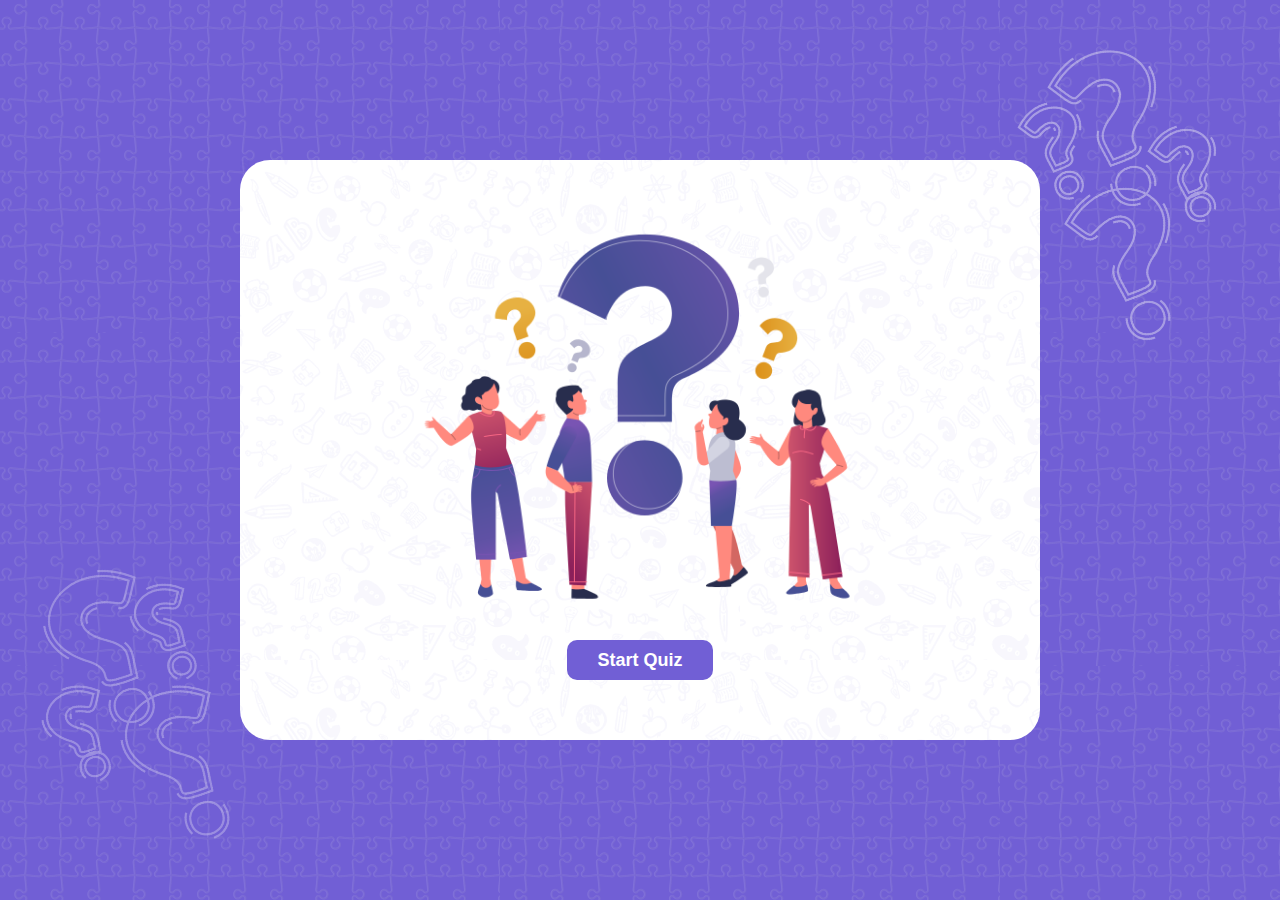
<file: quizStart.html>
<!DOCTYPE html>
<html lang="en">

<head>
    <meta charset="UTF-8">
    <meta http-equiv="X-UA-Compatible" content="IE=edge">
    <meta name="viewport" content="width=device-width, initial-scale=1.0">
    <title>iCircles </title>
    <link rel="shortcut icon" href="" type="image/png">
    <link href="https://cdn.jsdelivr.net/npm/bootstrap@5.0.2/dist/css/bootstrap.min.css" rel="stylesheet"
        integrity="sha384-EVSTQN3/azprG1Anm3QDgpJLIm9Nao0Yz1ztcQTwFspd3yD65VohhpuuCOmLASjC" crossorigin="anonymous">
    <link rel="stylesheet" href="https://cdnjs.cloudflare.com/ajax/libs/font-awesome/6.3.0/css/all.min.css"
        integrity="sha512-SzlrxWUlpfuzQ+pcUCosxcglQRNAq/DZjVsC0lE40xsADsfeQoEypE+enwcOiGjk/bSuGGKHEyjSoQ1zVisanQ=="
        crossorigin="anonymous" referrerpolicy="no-referrer" />
    <link rel="stylesheet" href="https://cdn.jsdelivr.net/npm/swiper@8/swiper-bundle.min.css" />
    <link
        href="https://fonts.googleapis.com/css2?family=Open+Sans:wght@400;500;600;700;800&family=Poppins:wght@400;500;600;700;800;900&family=Roboto:wght@300;400;500;700;900&display=swap"
        rel="stylesheet">
    <link rel="stylesheet" href="css/style.css">
    <link rel="stylesheet" href="css/responsive.css">
</head>

<body>

    <!---------- Question Category Select Section ---------->
    <div class="competiton_quiz">
        <div class="mob_shape">
            <img src="./images/mobQ.png" alt="">
        </div>
        <div class="mob_shape_2">
            <img src="./images/mob1.png" alt="">
        </div>
        <div class="competiton_quiz_wrapper">
            <div class="quiz_question_img">
                <img src="./images/ques.webp" alt="">
            </div>
            <a href="competiton.html">
                <div class="start_btn">
                    Start Quiz
                </div>
            </a>
        </div>
    </div>
    <!---------- Question Category Select Section ---------->

    <!-- Loader Screen -->
    <div id="loading-screen" class="loading_screen" >
        <div class="loader">
            <img src="./images/loader.webp" alt="">
        </div>
    </div>
    
    <!--
     Javascript Script Linker Part
--------------------------------------------------->
    <script src="js/jquery-3.6.0.min.js"></script>
    <script src="https://cdn.jsdelivr.net/npm/bootstrap@5.0.2/dist/js/bootstrap.bundle.min.js"
        integrity="sha384-MrcW6ZMFYlzcLA8Nl+NtUVF0sA7MsXsP1UyJoMp4YLEuNSfAP+JcXn/tWtIaxVXM"
        crossorigin="anonymous"></script>
    <script src="https://cdn.jsdelivr.net/npm/swiper@8/swiper-bundle.min.js"></script>
    <script src="js/custom.js"></script>
</body>
</file>
<file: css/style.css>
﻿*{margin:0;padding:0;box-sizing:border-box}body{font-size:16px;line-height:24px;scroll-behavior:smooth;font-weight:400;background-color:#fff;color:#707070;font-family:"Roboto",sans-serif}:root{--swiper-navigation-size: auto}a{text-decoration:none}.w-img img{width:100%}.m-img img{max-width:100%}a,.btn,button,span,p,i,input,select,textarea,li,img,svg path,*::after,*::before,.transition-3,h1,h2,h3,h4,h5,h6{-webkit-transition:all .3s ease-out 0s;-moz-transition:all .3s ease-out 0s;-ms-transition:all .3s ease-out 0s;-o-transition:all .3s ease-out 0s;transition:all .3s ease-out 0s}a:focus,.button:focus{text-decoration:none;outline:none}a:focus,a:hover{color:inherit;text-decoration:none}a,button{color:inherit;outline:none;border:none;background:rgba(0,0,0,0)}button:hover{cursor:pointer}button:focus{outline:0;border:0}.uppercase{text-transform:uppercase}.capitalize{text-transform:capitalize}h1,h2,h3,h4,h5,h6{color:#2c3941;line-height:24px;-webkit-transition:all .3s ease-out 0s;-moz-transition:all .3s ease-out 0s;-ms-transition:all .3s ease-out 0s;-o-transition:all .3s ease-out 0s;transition:all .3s ease-out 0s}h1{font-size:40px}h2{font-size:36px}h3{font-size:24px}h4{font-size:20px}h5{font-size:16px}h6{font-size:14px}ul{margin:0px;padding:0px}li{list-style-type:none}p{font-size:15px;line-height:22px;color:#737070}*::-moz-placeholder{color:#2c3941;font-size:14px;opacity:1}*::placeholder{color:#2c3941;font-size:14px;opacity:1}.fix{overflow:hidden}.clear{clear:both}.f-left{float:left}.f-right{float:right}.z-index-1{z-index:1}.overflow-y-visible{overflow-x:hidden;overflow-y:visible}.p-relative{position:relative}.container{max-width:1120px}section{background-color:#fff;position:relative;z-index:2;padding:40px 0}.opacity-0{opacity:0}.red-color{color:#da0000}.green-color{color:#029a02}.hero{min-height:95vh;width:100%;background-color:#7d6be0;border-bottom:1px solid rgba(195,195,195,.5019607843);display:flex;align-items:center;position:sticky;top:0;z-index:1}.hero::after{position:absolute;content:"";top:0;left:0;height:100%;width:100%;background-image:url(../images/shape.png);background-repeat:repeat;z-index:-1;opacity:.4}.sticky-hero-1{opacity:.2;transition:all linear .5s}.hero_wrapper{padding-top:60px}.hero_wrapper .hero_content h1{font-size:50px;line-height:60px;color:#fff;text-transform:uppercase;font-weight:900;display:block;display:-webkit-box;height:3;-webkit-line-clamp:3;-webkit-box-orient:vertical;overflow:hidden;text-overflow:ellipsis;max-width:100%}.hero_wrapper .hero_content p{font-size:16px;line-height:24px;font-weight:400;color:rgba(246,246,246,.8941176471);padding-right:110px}.hero_wrapper .hero_content .hero_buttons{display:flex;align-items:center;margin-top:30px}.hero_wrapper .hero_content .hero_buttons .btn_one{padding:8px 40px;background-color:#ffb000;border-radius:35px;color:#fff;font-weight:400;font-size:15px;cursor:pointer}.hero_wrapper .hero_content .hero_buttons .btn_one:hover{background-color:#fff;color:#333;transition:all linear .2s}.hero_wrapper .hero_content .hero_buttons .btn_two{background-color:#fff;color:#333;margin-left:15px}.hero_wrapper .hero_content .hero_buttons .btn_two:hover{background-color:#fff;color:#715fd5;transition:all linear .2s}.slider_img{position:relative;height:auto;width:100%;display:flex;justify-content:center;align-items:center;padding:0 25px}.slider_img::after{position:absolute;content:"";height:30%;width:100%;bottom:0;left:0;z-index:2}.slider_img img{max-height:550px;width:100%;object-fit:contain;animation:shake-animation 4.72s ease infinite;transform-origin:50% 50%}@keyframes shake-animation{0%{transform:translate(0, 0)}1.78571%{transform:translate(8px, 0)}3.57143%{transform:translate(0, 0)}5.35714%{transform:translate(8px, 0)}7.14286%{transform:translate(0, 0)}8.92857%{transform:translate(8px, 0)}10.71429%{transform:translate(0, 0)}100%{transform:translate(0, 0)}}.header{position:absolute;top:0;left:0;width:100%;z-index:7;height:auto;padding:8px 0}.header .header_wrapper{display:flex;align-items:center;justify-content:space-between;margin:0 auto}.header .header_wrapper .header_logo img{max-height:75px;width:auto;object-fit:contain}.header .header_wrapper .header_content{display:flex;align-items:center}.header .header_wrapper .header_content ul{padding-right:30px}.header .header_wrapper .header_content ul li{display:inline-block;padding-left:20px}.header .header_wrapper .header_content ul li a{font-size:15px;font-weight:400;color:#eee;text-transform:uppercase;cursor:pointer}.header .header_wrapper .header_content ul li a:hover{color:#ffb000}.header .header_wrapper .header_content .profile_avatar{height:42px;width:42px;background-color:red;border-radius:50%;color:#fff;font-size:15px;font-weight:500;text-align:center;display:flex;justify-content:center;align-items:center;font-family:"Inter",sans-serif;border:2px solid #fff}.header .header_wrapper .header_content .profile_avatar img{height:100%;width:100%;object-fit:cover}.header .header_wrapper .header_content .login_btn{font-size:15px;font-weight:500;color:#fff;background-color:#ffb000;border-radius:35px;padding:6px 30px;cursor:pointer;margin-left:12px}.header_2{width:100%;z-index:2;box-shadow:0 10px 35px -3px rgba(0,0,0,.1);background-color:#715fd5;height:auto;padding:8px 0}.header_2 .header_wrapper{display:flex;align-items:center;justify-content:space-between;margin:0 auto}.header_2 .header_wrapper .header_logo img{max-height:60px;width:auto;object-fit:contain}.header_2 .header_wrapper .header_content{display:flex;align-items:center}.header_2 .header_wrapper .header_content ul{padding-right:30px}.header_2 .header_wrapper .header_content ul li{display:inline-block;padding-left:20px}.header_2 .header_wrapper .header_content ul li a{font-size:15px;font-weight:400;color:#eee;text-transform:uppercase;cursor:pointer}.header_2 .header_wrapper .header_content ul li a:hover{color:#ffb000}.header_2 .header_wrapper .header_content .login_btn{font-size:15px;font-weight:500;color:#fff;background-color:#ffb000;border-radius:35px;padding:6px 30px;cursor:pointer}.sticky-nav{position:fixed;top:0;left:0;width:100%;animation:headerMove .9s;margin-top:10px;z-index:3}@keyframes headerMove{0%{top:-50px}100%{top:0px}}.introduce{position:relative;z-index:2;width:100%;background:linear-gradient(180deg, rgba(255, 255, 255, 0) 0%, rgb(255, 255, 255) 30.2547770701%)}.introduce_wrapper{padding-top:200px}.introduce_wrapper .place_text{position:relative;text-align:center}.introduce_wrapper .place_text h2{-webkit-background-clip:text !important;background-clip:text !important;-webkit-text-fill-color:rgba(0,0,0,0) !important;background:linear-gradient(180deg, rgba(31, 77, 126, 0.136) 0%, rgba(255, 255, 255, 0.2) 90%);font-size:320px;line-height:400px;font-weight:900;display:block;display:-webkit-box;height:1;-webkit-line-clamp:1;-webkit-box-orient:vertical;overflow:hidden;text-overflow:ellipsis;max-width:100%}.introduce_wrapper .introduce_main_content{position:relative;margin-top:-120px;z-index:2}.introduce_wrapper .introduce_main_content h3{text-align:center;font-size:60px;line-height:70px;font-weight:900;color:#032a3e;padding-top:15px;display:block;display:-webkit-box;height:2;-webkit-line-clamp:2;-webkit-box-orient:vertical;overflow:hidden;text-overflow:ellipsis;max-width:100%}.introduce_wrapper .introduce_main_content p{text-align:center;padding:10px 200px;font-size:16px;color:#717070}.introduce_wrapper .introduce_main_content .tag_content{display:flex;justify-content:center;align-items:center;flex-wrap:wrap;margin-top:20px}.introduce_wrapper .introduce_main_content .tag_content .tag_line{display:flex;align-items:center;font-size:14px;color:#032a3e;font-weight:400;border-radius:35px;background-color:rgba(104,61,247,.0980392157);padding:4px 20px;margin:0 10px}.introduce_wrapper .introduce_main_content .tag_content .tag_line i{margin-right:5px;display:flex;justify-content:center;align-items:center;color:rgba(49,5,180,.9058823529);font-size:16px}.section_heading{text-align:center}.section_heading span{font-size:28px;font-weight:600;letter-spacing:0;line-height:1.5em;padding-bottom:15px;position:relative;text-align:center;color:#333;text-transform:uppercase;margin:0 auto}.section_heading span:before{content:"";position:absolute;left:50%;transform:translateX(-50%);bottom:0;height:5px;width:55px;background-color:#715fd5}.section_heading span:after{content:"";position:absolute;left:50%;transform:translateX(-50%);bottom:2px;height:1px;width:95%;max-width:255px;background-color:#715fd5}.section_heading_white{text-align:center}.section_heading_white span{font-size:38px;font-weight:600;letter-spacing:0;line-height:1.5em;padding-bottom:15px;position:relative;text-align:center;color:#fff;text-transform:uppercase;margin:0 auto}.section_heading_white span:before{content:"";position:absolute;left:50%;transform:translateX(-50%);bottom:0;height:5px;width:55px;background-color:#ffb000;z-index:2}.section_heading_white span:after{content:"";position:absolute;left:50%;transform:translateX(-50%);bottom:2px;height:1px;width:95%;max-width:255px;background-color:#fff}.feature{position:relative}.feature .shape-1{position:absolute;right:20px;top:-80px;z-index:-1}.feature .shape-1 img{max-height:400px;width:auto;object-fit:contain;opacity:.2}.feature_wrapper{padding:0 60px 0 60px}.feature_wrap{background-color:#fff;border-radius:26px;box-shadow:1px 1.332px 4px 1px rgba(99,99,99,.302);height:auto;margin-top:22px;padding:40px 15px;text-align:center;cursor:pointer}.feature_wrap:hover{box-shadow:rgba(0,0,0,.15) 0px 5px 15px 0px}.feature_wrap:hover .circle{border:15px solid #ffb000}.feature_wrap .circle{align-items:center;border:10px solid #ffb000;border-radius:50%;box-shadow:inset 0 0 0 2px #e7e8ec;display:inline-block;display:flex;height:150px;width:150px;justify-content:center;margin:0 auto;transition:all .3s ease-in-out}.feature_wrap .circle img{max-height:80px;width:100%;object-fit:contain}.feature_wrap:hover .middle_circle{border:15px solid #715fd5}.feature_wrap .middle_circle{border:10px solid #715fd5}.feature_wrap h4{font-size:26px;font-weight:500;color:#333;padding-top:18px;line-height:34px;display:block;display:-webkit-box;height:1;-webkit-line-clamp:1;-webkit-box-orient:vertical;overflow:hidden;text-overflow:ellipsis;max-width:100%}.feature_overview{background-color:rgba(113,95,213,.0862745098)}.feature_overview{background-color:#715fd5;position:relative;z-index:2;padding:120px 0 120px 0}.feature_overview .line-shape-1{position:absolute;left:0;top:0;z-index:-1}.feature_overview .line-shape-1 img{height:auto;width:auto;object-fit:contain;opacity:.4}.feature_overview .line-shape-2{position:absolute;right:0;top:0;z-index:-1}.feature_overview .line-shape-2 img{height:auto;width:auto;object-fit:contain;opacity:.4}.feature_overview .line-shape-3{position:absolute;left:0;bottom:0;z-index:-1}.feature_overview .line-shape-3 img{height:auto;width:auto;object-fit:contain;opacity:.4;transform:rotate(180deg)}.feature_overview .line-shape-4{position:absolute;right:0;bottom:0;z-index:-1}.feature_overview .line-shape-4 img{height:auto;width:auto;object-fit:contain;opacity:.4;transform:rotate(180deg)}.feature_overview .feature_overview_top h2{font-size:80px;font-weight:700;color:#ffd252;text-align:end;padding-top:20px;padding-right:20px}.feature_overview .feature_overview_top .d_text{font-size:28px;font-weight:600;line-height:36px;text-transform:uppercase;color:#fff}.feature_overview .feature_overview_top p{color:#eee7e7;padding-top:10px;font-size:16px;line-height:23px}.feature_overview .feature_overview_middle{padding:150px 0 0 0}.feature_overview .feature_overview_middle .middle_left .sec_head{font-size:18px;font-weight:500;color:#ffd252;text-transform:uppercase}.feature_overview .feature_overview_middle .middle_left h3{color:#fff;font-size:42px;font-weight:700;line-height:50px;padding:10px 0}.feature_overview .feature_overview_middle .middle_left p{color:#eee7e7;padding-top:10px;font-size:15px;line-height:24px;padding-top:10px}.feature_overview .feature_overview_middle .middle_right img{max-height:400px;width:100%;object-fit:contain}.feature_overview .feature_overview_bottom{padding:150px 0 0 0}.feature_overview .feature_overview_bottom .bottom_right{padding-left:40px}.feature_overview .feature_overview_bottom .bottom_right .sec_head{font-size:18px;font-weight:500;color:#ffd252;text-transform:uppercase}.feature_overview .feature_overview_bottom .bottom_right h3{color:#fff;font-size:42px;font-weight:700;line-height:50px;padding:10px 0}.feature_overview .feature_overview_bottom .bottom_right p{color:#eee7e7;padding-top:10px;font-size:16px;line-height:24px;padding-top:10px}.feature_overview .feature_overview_bottom .bottom_left img{max-height:500px;width:100%;object-fit:contain}.sponsor .sponsor_wrapper{background-image:url(../images/sopnsoreBg.png);background-repeat:no-repeat;background-size:cover;background-position:center;width:100%;position:relative;padding:60px 0 100px 0;z-index:1}.sponsor .sponsor_wrapper::after{position:absolute;content:"";height:100%;width:100%;top:0;left:0;background-image:linear-gradient(180deg, rgba(245, 245, 245, 0) 0%, rgba(245, 245, 245, 0.8196078431) 82%);z-index:-1}.sponsor .sponsor_wrapper .sponsor_item{height:110px;width:100%;display:flex;justify-content:center;align-items:center;background-color:#fff;border-radius:12px;box-shadow:rgba(0,0,0,.15) 0px 5px 15px 0px;overflow:hidden}.sponsor .sponsor_wrapper .sponsor_item img{max-height:90%;max-width:100%;object-fit:contain}.mobile_app .mobile_app_wrapper{height:400px;width:82%;margin:0 auto;background-image:linear-gradient(to left, #654fdd, #5d46d7, #543dd1, #4b34cb, #422bc5);border-radius:26px;position:relative;overflow:hidden;z-index:1}.mobile_app .mobile_app_wrapper .mob_shape{position:absolute;top:-30px;right:-30px;z-index:-1}.mobile_app .mobile_app_wrapper .mob_shape img{max-height:300px;width:auto;object-fit:cover;opacity:.4;transform:rotate(-20deg)}.mobile_app .mobile_app_wrapper .mob_shape_2{position:absolute;bottom:-30px;left:-30px;z-index:-1}.mobile_app .mobile_app_wrapper .mob_shape_2 img{max-height:300px;width:auto;object-fit:cover;opacity:.3;transform:rotate(-20deg)}.mobile_app .mobile_app_wrapper .mob_text{padding:10px 10px 10px 70px}.mobile_app .mobile_app_wrapper .mob_text h2{font-size:38px;color:#fff;font-weight:700}.mobile_app .mobile_app_wrapper .mob_text h3{font-size:17px;color:#f8f3f3;font-weight:400;line-height:24px;padding:10px 0}.mobile_app .mobile_app_wrapper .mob_img{display:flex;justify-content:center;align-items:end;padding:10px;height:400px}.mobile_app .mobile_app_wrapper .mob_img img{height:100%;width:100%;object-fit:contain}.app_btns{display:flex;align-items:center;padding-top:10px}.app_btns .app_btn{width:150px;background-color:#fff;border-radius:10px;padding:12px 5px 8px 5px;display:flex;align-items:center;justify-content:center;cursor:pointer}.app_btns .app_btn i{font-size:24px;color:#000}.app_btns .app_btn .btn_text{padding-left:10px}.app_btns .app_btn .btn_text .text_one{font-size:11px;font-weight:400;color:#595959;line-height:10px;text-transform:uppercase}.app_btns .app_btn .btn_text .text_two{font-size:15px;font-weight:500;color:#000;line-height:22px}.app_btns .btn_2{margin-left:12px}.footer{background-color:#fff;position:relative;z-index:2;padding-top:70px}.footer .fotter_main{background-color:#f0f0f0;box-shadow:0 1px 1px 0 rgba(240,240,240,.1) inset}.footer .fotter_main .footer_wrapper{padding:80px 0 100px 0;border-bottom:1px solid rgba(195,195,195,.5803921569)}.footer .fotter_main .footer_wrapper .footer_wrap .footer_logo{padding-bottom:12px}.footer .fotter_main .footer_wrapper .footer_wrap .footer_logo img{max-height:90px;width:auto;object-fit:contain}.footer .fotter_main .footer_wrapper .footer_wrap p{font-size:14px;font-weight:400;color:#555;line-height:20px}.footer .fotter_main .footer_wrapper .footer_wrap h4{font-size:15px;font-weight:500;color:#333}.footer .fotter_main .footer_wrapper .footer_wrap ul{padding-left:16px}.footer .fotter_main .footer_wrapper .footer_wrap ul li{list-style:disc;padding-bottom:5px;font-size:14px;color:#333}.footer .fotter_main .footer_wrapper .footer_wrap ul li a:hover{color:#715fd5}.footer .fotter_main .footer_wrapper .footer_wrap .social_links{display:flex}.footer .fotter_main .footer_wrapper .footer_wrap .social_links i{font-size:17px;color:#505050;height:30px;width:30px;border:1px solid rgba(195,195,195,.6196078431);border-radius:5px;display:flex;justify-content:center;align-items:center;margin-right:5px;cursor:pointer}.footer .fotter_main .footer_wrapper .footer_wrap .social_links i:hover{color:#000;border:1px solid #333}.footer .fotter_main .footer_wrapper .footer_wrap .qr_img{display:flex;padding-top:20px}.footer .fotter_main .footer_wrapper .footer_wrap .qr_img img{height:100px;width:100px;object-fit:contain}.footer .fotter_main .footer_wrapper .footer_wrap .product_list{padding-left:0px}.footer .fotter_main .footer_wrapper .footer_wrap .product_list li{list-style:none}.footer .fotter_main .footer_bottom{padding:20px 0;display:flex;align-items:center;justify-content:space-between}.footer .fotter_main .footer_bottom span{font-size:13px;font-weight:400;color:#656565}.footer .fotter_main .footer_bottom ul li{display:inline-block;margin-left:10px}.footer .fotter_main .footer_bottom ul li a{font-size:13px;color:#333;cursor:pointer}.footer .fotter_main .footer_bottom ul li a:hover{color:#715fd5}.footer .fotter_main .footer_bottom ul li a i{font-size:10px;margin-right:2px}.competitionCategory{background-color:#715fd5;width:100%;padding:180px 0 100px 0;position:relative;z-index:1;margin-bottom:50px}.competitionCategory::after{position:absolute;content:"";top:0;left:0;height:100%;width:100%;background-image:url(../images/shape.png);background-repeat:repeat;z-index:-1;opacity:.25}.competitionCategory .category_select_content{text-align:center;padding:0 100px 25px 100px}.competitionCategory .category_select_content h2{font-size:40px;font-weight:900;color:#fff;line-height:50px;text-transform:uppercase}.competitionCategory .category_select_content h4{font-size:17px;font-weight:400;color:#eee;line-height:26px}.competitionCategory .question_category_slider{position:relative}.competitionCategory .question_category_slider .swiper-slide{width:80%;height:auto;max-width:780px;transition:opacity .3s;opacity:.6;background-color:#fff;border-radius:7px;overflow:hidden}.competitionCategory .question_category_slider .swiper-slide .category_item{display:flex;height:240px}.competitionCategory .question_category_slider .swiper-slide .category_item .category_item_img{background-color:#f4f5f7;display:flex;justify-content:center;align-items:center;width:40%;border-right:1px solid #e2e8f0}.competitionCategory .question_category_slider .swiper-slide .category_item .category_item_img img{height:90%;width:90%;object-fit:contain}.competitionCategory .question_category_slider .swiper-slide .category_item .category_item_text{width:60%;padding:25px 15px 15px 15px}.competitionCategory .question_category_slider .swiper-slide .category_item .category_item_text h4{font-size:26px;font-weight:600;color:#000;text-transform:uppercase;padding-bottom:7px}.competitionCategory .question_category_slider .swiper-slide .category_item .category_item_text .category_describe{font-size:15px;color:#3f3f44;font-family:"Open Sans",sans-serif;display:block;display:-webkit-box;height:4;-webkit-line-clamp:4;-webkit-box-orient:vertical;overflow:hidden;text-overflow:ellipsis;max-width:100%;line-height:22px}.competitionCategory .question_category_slider .swiper-slide .category_item .category_item_text .category_item_bottom{display:flex;justify-content:space-between;align-items:center;margin-top:20px}.competitionCategory .question_category_slider .swiper-slide .category_item .category_item_text h6{font-size:15px;font-weight:400;color:#715fd5}.competitionCategory .question_category_slider .swiper-slide .category_item .category_item_text h6 span{font-weight:500;font-size:16px}.competitionCategory .question_category_slider .swiper-slide .category_item .category_item_text .get_question{font-size:15px;color:#715fd5;font-weight:400;display:inline-block;border-radius:5px;background-color:#eceff2;border:1px solid #edeff1;padding:4px 15px;cursor:pointer}.competitionCategory .question_category_slider .swiper-slide .category_item .category_item_text .get_question:hover{background-color:#e2e8f0;border:1px solid #e1e8f1;padding:4px 15px}.competitionCategory .question_category_slider .swiper-slide-active{opacity:1}.competitionCategory .question_category_slider .swiper-pagination{bottom:-60px}.competitionCategory .question_category_slider .swiper-pagination .swiper-pagination-bullet{background-color:#fff}.competitionCategory .question_category_slider .swiper-pagination .swiper-pagination-bullet-active{background-color:#fff}.competitionCategory .question_category_slider .swiper-group .swiper-button-next{bottom:-70px;top:inherit;right:150px}.competitionCategory .question_category_slider .swiper-group .swiper-button-next::after{content:"→";font-size:22px;border-radius:100%;background:rgba(255,255,255,.4);width:40px;height:40px;display:inherit;justify-content:inherit;align-items:inherit;color:#fff}.competitionCategory .question_category_slider .swiper-group .swiper-button-next span{font-size:15px;text-transform:uppercase;color:#fff;margin-right:7px}.competitionCategory .question_category_slider .swiper-group .swiper-button-prev{bottom:-70px;left:150px;top:inherit}.competitionCategory .question_category_slider .swiper-group .swiper-button-prev::before{content:"←";font-size:22px;border-radius:100%;background:rgba(255,255,255,.1);width:40px;height:40px;display:inherit;justify-content:inherit;align-items:inherit;color:#fff}.competitionCategory .question_category_slider .swiper-group .swiper-button-prev::after{content:""}.competitionCategory .question_category_slider .swiper-group .swiper-button-prev span{font-size:15px;text-transform:uppercase;color:#fff;margin-left:7px}.competitionCategory .question_category_slider .swiper-group .swiper-button-disabled{opacity:.75}.competiton{height:100vh;width:100%;background-color:#715fd5;z-index:1;position:relative;display:flex;justify-content:center;align-items:center}.competiton::after{position:absolute;content:"";top:0;left:0;height:100%;width:100%;background-image:url(../images/competiotionBg.webp);background-repeat:repeat;z-index:-1;opacity:.1}.competiton .mob_shape{position:absolute;top:40px;right:50px;z-index:-1}.competiton .mob_shape img{max-height:300px;width:auto;object-fit:cover;opacity:.4;transform:rotate(-20deg)}.competiton .mob_shape_2{position:absolute;bottom:30px;left:20px;z-index:-1}.competiton .mob_shape_2 img{max-height:300px;width:auto;object-fit:cover;opacity:.3;transform:rotate(-20deg)}.competiton .competiton_overview{background-color:#fff;height:80%;max-height:550px;width:800px;border-radius:30px;padding:20px 120px 20px 120px;position:relative;z-index:1;display:flex;justify-content:center;align-items:center;flex-direction:column}.competiton .competiton_overview::after{position:absolute;content:"";top:0;left:0;height:100%;width:100%;background-image:url(../images/shapePurple.webp);background-repeat:repeat;z-index:-1;opacity:.25}.competiton .competiton_overview .quiz_logo{display:flex;justify-content:center;align-items:center;padding-bottom:15px}.competiton .competiton_overview .quiz_logo img{max-height:80px;width:auto;object-fit:contain}.competiton .competiton_overview h5{font-size:20px;font-weight:600;font-family:"Inter",sans-serif;text-align:center;color:#232323;line-height:30px;padding-top:40px}.competiton .competiton_overview .overview_content{display:flex;justify-content:center;align-items:center;flex-direction:column;padding-top:8px}.competiton .competiton_overview .overview_content .content_item_wrap{height:55px;background-color:#efeefc;border-radius:12px;width:350px;border:1px solid rgba(195,195,195,.0941176471);display:flex;justify-content:space-between;align-items:center;padding:0 15px}.competiton .competiton_overview .overview_content .content_item_wrap .content_item{display:flex;align-items:center}.competiton .competiton_overview .overview_content .content_item_wrap .content_item i{height:35px;width:35px;border-radius:50%;background-color:#715fd5;color:#fff;display:flex;justify-content:center;align-items:center}.competiton .competiton_overview .overview_content .content_item_wrap .content_item span{padding-left:8px;font-size:15px;color:#333;font-weight:500}.competiton .competiton_overview .overview_content .content_item_wrap .content_item_2{display:flex;align-items:center}.competiton .competiton_overview .overview_content .content_item_wrap .content_item_2 i{height:35px;width:35px;border-radius:50%;background-color:#ffb000;color:#fff;display:flex;justify-content:center;align-items:center}.competiton .competiton_overview .overview_content .content_item_wrap .content_item_2 span{padding-left:8px;font-size:15px;color:#333;font-weight:500}.competiton .competiton_overview .overview_content .content_price{height:55px;background-color:#efeefc;border-radius:12px;width:auto;border:1px solid rgba(195,195,195,.0941176471);display:flex;justify-content:space-between;align-items:center;padding:0 30px;margin-top:15px}.competiton .competiton_overview .overview_content .content_price i{height:35px;width:35px;border-radius:50%;background-color:#ff4a4a;color:#fff;display:flex;justify-content:center;align-items:center}.competiton .competiton_overview .overview_content .content_price span{padding-left:8px;font-size:15px;color:#333;font-weight:500}.competiton .competiton_overview .overview_content .quiz_description{text-align:center;padding:15px 0 0 0;font-size:15px;line-height:22px;color:#3f3f44}.competiton .competiton_overview .overview_content .play_button_wrapper{display:flex;justify-content:center;align-items:center;width:100%;padding-top:40px}.competiton .competiton_overview .overview_content .play_button_wrapper .play_btn_1{height:50px;width:45%;background-color:#715fd5;color:#fff;font-weight:400;font-size:15px;border-radius:12px;margin:0 10px;display:flex;justify-content:center;align-items:center;cursor:pointer}.competiton .competiton_overview .overview_content .play_button_wrapper .play_btn_1:hover{background-color:#ffb000}.competiton .competiton_overview .overview_content .play_button_wrapper .play_btn_2{height:50px;width:45%;background-color:#fff;color:#715fd5;font-weight:400;font-size:15px;border-radius:12px;margin:0 10px;display:flex;justify-content:center;align-items:center;border:1px solid #715fd5;cursor:pointer}.competiton .competiton_overview .overview_content .play_button_wrapper .play_btn_2:hover{background-color:#ffb000;color:#fff;border:1px solid #ffb000}.competiton .competiton_overview .paymet_content{padding-top:30px}.competiton .competiton_overview .paymet_content .payment_card{height:120px;width:100%;display:flex;justify-content:center;align-items:center;padding:12px;background-color:#fff;border-radius:10px;box-shadow:rgba(0,0,0,.24) 0px 3px 8px;cursor:pointer}.competiton .competiton_overview .paymet_content .payment_card:hover{box-shadow:rgba(100,100,111,.2) 0px 7px 29px 0px}.competiton .competiton_overview .paymet_content .payment_card img{height:100%;width:100%;object-fit:contain}.competiton_quiz{height:100vh;width:100%;background-color:#715fd5;z-index:1;position:relative;display:flex;justify-content:center;align-items:center}.competiton_quiz::after{position:absolute;content:"";top:0;left:0;height:100%;width:100%;background-image:url(../images/competiotionBg.webp);background-repeat:repeat;z-index:-1;opacity:.1}.competiton_quiz .mob_shape{position:absolute;top:40px;right:50px;z-index:-1}.competiton_quiz .mob_shape img{max-height:300px;width:auto;object-fit:cover;opacity:.4;transform:rotate(-20deg)}.competiton_quiz .mob_shape_2{position:absolute;bottom:30px;left:40px;z-index:-1}.competiton_quiz .mob_shape_2 img{max-height:300px;width:auto;object-fit:cover;opacity:.3;transform:rotate(-20deg)}.competiton_quiz .competiton_quiz_wrapper{background-color:#fff;height:85%;max-height:580px;width:800px;border-radius:30px;padding:20px 20px 20px 20px;position:relative;z-index:1;display:flex;justify-content:center;align-items:center;align-items:center;flex-direction:column}.competiton_quiz .competiton_quiz_wrapper::after{position:absolute;content:"";top:0;left:0;height:100%;width:100%;background-image:url(../images/shapePurple.webp);background-repeat:repeat;z-index:-1;opacity:.25}.competiton_quiz .competiton_quiz_wrapper .quiz_logo{display:flex;justify-content:center;align-items:center;margin-bottom:10px}.competiton_quiz .competiton_quiz_wrapper .quiz_logo img{max-height:75px;width:auto;object-fit:contain}.competiton_quiz .competiton_quiz_wrapper .quiz_question_img{display:flex;justify-content:center}.competiton_quiz .competiton_quiz_wrapper .quiz_question_img img{max-height:400px;width:100%;object-fit:contain}.competiton_quiz .competiton_quiz_wrapper .start_btn{background-color:#715fd5;color:#fff;font-weight:600;font-size:18px;border-radius:10px;padding:8px 30px;margin:0 10px;font-family:"Inter",sans-serif;display:flex;justify-content:center;align-items:center;cursor:pointer;margin:20px auto 0}.competiton_quiz .competiton_quiz_wrapper .start_btn:hover{background-color:#ffb000}.competiton_quiz .competiton_quiz_wrapper .competition_progress{display:flex;justify-content:space-between;align-items:center;margin:0 auto;width:70%;padding:0 5px;margin:10px 0}.competiton_quiz .competiton_quiz_wrapper .competition_progress .user_profile_icon{width:20%}.competiton_quiz .competiton_quiz_wrapper .competition_progress .user_profile_icon i{font-size:14px;height:30px;width:30px;background-color:#f3f3f3;border-radius:6px;display:flex;justify-content:center;align-items:center;color:#715fd5}.competiton_quiz .competiton_quiz_wrapper .competition_progress .progress{width:60%;height:12px}.competiton_quiz .competiton_quiz_wrapper .competition_progress .progress .progress-bar{background-color:#715fd5;font-size:11px}.competiton_quiz .competiton_quiz_wrapper .competition_progress .question_number{width:20%;display:flex;justify-content:flex-end}.competiton_quiz .competiton_quiz_wrapper .competition_progress .question_number span{font-size:13px;height:30px;background-color:#ffb000;border-radius:6px;width:80px;display:flex;justify-content:center;align-items:center;color:#fff;padding:0 10px}.competiton_quiz .competiton_quiz_wrapper .competition_progress .question_number span i{margin-right:4px;font-size:15px}.competiton_quiz .competiton_quiz_wrapper .competiton_quiz_pallate{height:220px;width:70%;margin:5px auto 15px;background-color:rgba(198,212,232,.786);border:1px solid rgba(195,195,195,.1411764706);border-radius:16px;display:flex;justify-content:center;align-items:center;flex-direction:column;text-align:center;padding:10px 5px}.competiton_quiz .competiton_quiz_wrapper .competiton_quiz_pallate .question_img{display:flex;justify-content:center;align-items:center}.competiton_quiz .competiton_quiz_wrapper .competiton_quiz_pallate .question_img img{max-height:120px;width:100%;object-fit:contain}.competiton_quiz .competiton_quiz_wrapper .competiton_quiz_pallate .question_text{font-size:20px;font-weight:700;color:#333;line-height:28px;font-family:"Inter",sans-serif;padding-top:12px}.competiton_quiz .competiton_quiz_wrapper .competiton_quiz_options{display:flex;justify-content:center;flex-wrap:wrap}.competiton_quiz .competiton_quiz_wrapper .competiton_quiz_options .question_option{height:45px;background-color:rgba(206,217,231,.6980392157);width:45%;border-radius:35px;margin:8px 10px;font-size:15px;font-family:"Inter",sans-serif;color:#333;font-weight:500;cursor:pointer;text-align:start}.competiton_quiz .competiton_quiz_wrapper .competiton_quiz_options .question_option label{cursor:pointer;height:100%;width:100%;padding:10px 10px 10px 25px}.competiton_quiz .competiton_quiz_wrapper .competiton_quiz_options .question_option input{height:100%;width:100%;opacity:0;display:none}.competiton_quiz .competiton_quiz_wrapper .competiton_quiz_options .question_option:hover{background-color:rgba(181,194,211,.8274509804)}.competiton_quiz .competiton_quiz_wrapper .competiton_quiz_options .question_option:focus{background-color:green;color:#fff}.competiton_quiz .competiton_quiz_wrapper .quiz_next_btn{display:flex;justify-content:flex-end;margin-right:30px;margin-top:10px}.competiton_quiz .competiton_quiz_wrapper .quiz_next_btn a{padding:5px 30px;background-color:#ffb000;color:#fff;font-size:14px;font-weight:400;border-radius:8px;display:inline-block}.competiton_quiz .competiton_quiz_wrapper .quiz_next_btn a:focus{box-shadow:none}.competiton_quiz .competiton_quiz_wrapper .quiz_next_btn a:hover{background-color:#db9601}.competition_answer{padding:40px 0 20px 0;position:relative;min-height:500px}.competition_answer .freeQuiz_shape{position:absolute;right:10px;top:30px}.competition_answer .freeQuiz_shape img{max-height:500px;width:100%;object-fit:contain;opacity:.3}.competition_answer .answer_overview{display:flex;justify-content:center;align-items:center;flex-direction:column;width:680px;margin:0 auto}.competition_answer .answer_overview .answer_overview_wrapper{width:100%;background-color:#fff;box-shadow:rgba(0,0,0,.24) 0px 3px 8px;border-radius:26px;padding:60px 20px}.competition_answer .answer_overview .answer_overview_wrapper .answer_review_text{padding-left:50px}.competition_answer .answer_overview .answer_overview_wrapper .answer_review_text h4{font-size:18px;color:#715fd5;font-weight:500}.competition_answer .answer_overview .answer_overview_wrapper .answer_review_text h4 i{margin-left:3px;font-size:22px}.competition_answer .answer_overview .answer_overview_wrapper .answer_review_text h3{font-size:26px;color:#333;font-weight:700;line-height:35px;padding-top:2px;font-family:"Inter",sans-serif}.competition_answer .answer_overview .answer_overview_wrapper .answer_review_text h5{font-size:18px;font-family:"Inter",sans-serif;color:#333;font-weight:500;padding-top:10px}.competition_answer .answer_overview .answer_overview_wrapper .progress{width:150px;height:150px;line-height:150px;background:none;margin:0 auto;box-shadow:none;position:relative}.competition_answer .answer_overview .answer_overview_wrapper .progress:after{content:"";width:100%;height:100%;border-radius:50%;border:15px solid #f3f3f3;position:absolute;top:0;left:0}.competition_answer .answer_overview .answer_overview_wrapper .progress>span{width:50%;height:100%;overflow:hidden;position:absolute;top:0;z-index:1}.competition_answer .answer_overview .answer_overview_wrapper .progress .progress-left{left:0}.competition_answer .answer_overview .answer_overview_wrapper .progress .progress-bar{width:100%;height:100%;background:none;border-width:15px;border-style:solid;position:absolute;top:0}.competition_answer .answer_overview .answer_overview_wrapper .progress .progress-left .progress-bar{left:100%;border-top-right-radius:80px;border-bottom-right-radius:80px;border-left:0;-webkit-transform-origin:center left;transform-origin:center left}.competition_answer .answer_overview .answer_overview_wrapper .progress .progress-right{right:0}.competition_answer .answer_overview .answer_overview_wrapper .progress .progress-right .progress-bar{left:-100%;border-top-left-radius:80px;border-bottom-left-radius:80px;border-right:0;-webkit-transform-origin:center right;transform-origin:center right;animation:loading-1 1.8s linear forwards}.competition_answer .answer_overview .answer_overview_wrapper .progress .progress-value{width:90%;height:90%;border-radius:50%;background:#fff;font-family:"Inter",sans-serif;font-size:50px;font-weight:600;color:#333;line-height:135px;text-align:center;position:absolute;top:5%;left:5%}.competition_answer .answer_overview .answer_overview_wrapper .progress .progress-value span{font-size:20px;margin-left:2px}.competition_answer .answer_overview .answer_overview_wrapper .progress.blue .progress-bar{border-color:#ffb000}.competition_answer .answer_overview .answer_overview_wrapper .progress.blue .progress-left .progress-bar{animation:loading-2 1.5s linear forwards 1.8s}.competition_answer .answer_overview .answer_wrapper{background-color:#eceff2;border-radius:10px;padding:30px 25px;margin-top:40px}.competition_answer .answer_overview .answer_wrapper h4{text-align:center;font-size:22px;color:#333;padding-bottom:20px}.competition_answer .answer_overview .answer_wrapper .answer_bank_item{padding:10px 15px;margin-bottom:10px}.competition_answer .answer_overview .answer_wrapper .answer_bank_item:nth-child(even){background-color:#fff}.competition_answer .answer_overview .answer_wrapper .answer_bank_item .item_question{font-size:17px;color:#525252;font-weight:500}.competition_answer .answer_overview .answer_wrapper .answer_bank_item .item_question span{font-weight:400;color:#585757;font-size:16px}.competition_answer .answer_overview .answer_wrapper .answer_bank_item .item_answer{color:#585757;font-size:15px;font-weight:400;padding-top:6px;font-family:"Inter",sans-serif}.competition_answer .answer_overview .answer_wrapper .answer_bank_item .item_answer span{font-size:16px;font-weight:500}.competition_answer .answer_overview .answer_wrapper .submit_btn{display:flex;justify-content:center;padding-top:30px}.competition_answer .answer_overview .answer_wrapper .submit_btn span{font-size:14px;padding:5px 50px;border-radius:35px;border:1px solid #715fd5;background-color:#715fd5;color:#fff;cursor:pointer}.competition_answer .answer_overview .answer_wrapper .submit_btn span:hover{background-color:#ffb000;border:1px solid #ffb000}@keyframes loading-1{0%{-webkit-transform:rotate(0deg);transform:rotate(0deg)}100%{-webkit-transform:rotate(180deg);transform:rotate(180deg)}}@keyframes loading-2{0%{-webkit-transform:rotate(0deg);transform:rotate(0deg)}100%{-webkit-transform:rotate(144deg);transform:rotate(144deg)}}@keyframes loading-3{0%{-webkit-transform:rotate(0deg);transform:rotate(0deg)}100%{-webkit-transform:rotate(90deg);transform:rotate(90deg)}}@keyframes loading-4{0%{-webkit-transform:rotate(0deg);transform:rotate(0deg)}100%{-webkit-transform:rotate(36deg);transform:rotate(36deg)}}@keyframes loading-5{0%{-webkit-transform:rotate(0deg);transform:rotate(0deg)}100%{-webkit-transform:rotate(126deg);transform:rotate(126deg)}}@media only screen and (max-width: 990px){.progress{margin-bottom:20px}}.free_quiz{height:100vh;width:100%;background-color:#715fd5;z-index:1;position:relative;display:flex;justify-content:center;align-items:center;padding-top:50px}.free_quiz .mob_shape{position:absolute;top:40px;right:50px;z-index:-1}.free_quiz .mob_shape img{max-height:300px;width:auto;object-fit:cover;opacity:.4;transform:rotate(-20deg)}.free_quiz .mob_shape_2{position:absolute;bottom:-30px;left:20px;z-index:-1}.free_quiz .mob_shape_2 img{max-height:300px;width:auto;object-fit:cover;opacity:.3;transform:rotate(-20deg)}.free_quiz .free_quiz_wrapper{background-color:#fff;height:77%;max-height:490px;width:800px;border-radius:30px;padding:30px 20px 20px 20px;position:relative;z-index:1;display:flex;justify-content:center;align-items:center;flex-direction:column}.free_quiz .free_quiz_wrapper::after{position:absolute;content:"";height:100%;width:100%;background-image:url(../images/shapePurple.webp);top:0;left:0;background-repeat:repeat;opacity:.3;z-index:-1}.free_quiz .free_quiz_wrapper h4{font-size:35px;font-weight:700;color:#333;text-align:center}.free_quiz .free_quiz_wrapper .question_title{display:flex;justify-content:center;padding-top:10px}.free_quiz .free_quiz_wrapper .question_title span{font-size:14px;padding:4px 20px;border-radius:35px;background-color:#715fd5;color:#fff;font-weight:400}.free_quiz .free_quiz_wrapper .freeQuiz_question_pallate{height:180px;width:70%;margin:25px auto;background-color:rgba(198,212,232,.786);border:1px solid rgba(195,195,195,.1411764706);border-radius:16px;display:flex;justify-content:center;align-items:center;flex-direction:column;text-align:center;padding:12px}.free_quiz .free_quiz_wrapper .freeQuiz_question_pallate .question_text{font-size:24px;font-weight:700;color:#333;line-height:35px;font-family:"Inter",sans-serif}.free_quiz .free_quiz_wrapper .freeQuiz_options{display:flex;justify-content:center;flex-wrap:wrap;padding-top:15px}.free_quiz .free_quiz_wrapper .freeQuiz_options .question_option{height:45px;background-color:rgba(206,217,231,.6980392157);width:45%;border-radius:35px;margin:8px 10px;font-size:15px;font-family:"Inter",sans-serif;color:#333;font-weight:500;cursor:pointer;text-align:start}.free_quiz .free_quiz_wrapper .freeQuiz_options .question_option label{cursor:pointer;height:100%;width:100%;padding:10px 10px 10px 25px}.free_quiz .free_quiz_wrapper .freeQuiz_options .question_option input{height:100%;width:100%;opacity:0;display:none}.free_quiz .free_quiz_wrapper .freeQuiz_options .question_option:hover{background-color:rgba(181,194,211,.8274509804)}.free_quiz .free_quiz_wrapper .freeQuiz_options .question_option:focus{background-color:green;color:#fff}.freeQuiz_result{padding:30px 0 20px 0;position:relative;min-height:500px}.freeQuiz_result .freeQuiz_shape{position:absolute;right:10px;top:30px}.freeQuiz_result .freeQuiz_shape img{max-height:500px;width:100%;object-fit:contain;opacity:.3}.freeQuiz_result .freeQuiz_result_wrapper h4{font-size:16px;font-weight:500;font-family:"Inter",sans-serif;text-align:center;color:#232323;line-height:25px;padding:0 250px}.freeQuiz_result .freeQuiz_result_wrapper h5{font-size:22px;font-weight:700;font-family:"Inter",sans-serif;text-align:center;color:#232323;text-transform:uppercase;line-height:25px;padding-top:20px}.freeQuiz_result .freeQuiz_result_wrapper .free_quiz_score{display:flex;justify-content:center;align-items:center;flex-direction:column;padding-top:20px}.freeQuiz_result .freeQuiz_result_wrapper .free_quiz_score .free_quiz_score_pallate{height:200px;width:200px;border-radius:50%;background-color:#715fd5;display:flex;justify-content:center;align-items:center}.freeQuiz_result .freeQuiz_result_wrapper .free_quiz_score .free_quiz_score_pallate .pallate_score{font-size:50px;color:#fff;font-weight:500;font-family:"Inter",sans-serif}.freeQuiz_result .freeQuiz_result_wrapper .free_quiz_score .free_quiz_btn_wrapper{padding-top:15px;z-index:6}.freeQuiz_result .freeQuiz_result_wrapper .free_quiz_score .free_quiz_btn_wrapper .free_quiz_btn{padding:8px 36px;background-color:rgba(206,217,231,.8);border-radius:35px;margin:8px 10px;font-size:15px;font-family:"Inter",sans-serif;color:#333;font-weight:500;cursor:pointer;text-align:center}.freeQuiz_result .freeQuiz_result_wrapper .free_quiz_score .free_quiz_btn_wrapper .free_quiz_btn:hover{background-color:#715fd5;color:#fff}.freeQuiz_result .freeQuiz_result_wrapper .free_quiz_score .free_quiz_btn_wrapper .active{background-color:#715fd5;color:#fff}.freeQuiz_result .freeQuiz_result_wrapper .free_quiz_score .free_quiz_btn_wrapper .active:hover{background-color:rgba(206,217,231,.8);color:#333}#celebration-style,.celebration_style{display:flex;justify-content:center;align-items:center;position:absolute;width:100%;height:100%;overflow:hidden;z-index:5}#celebration-style{display:none}.celebration-piece{position:absolute;width:10px;height:30px;background:#ffd300;top:0;opacity:0}.celebration-piece:nth-child(1){left:7%;-webkit-transform:rotate(-40deg);-webkit-animation:makeItRain 1000ms infinite ease-out;-webkit-animation-delay:182ms;-webkit-animation-duration:1116ms}.celebration-piece:nth-child(2){left:14%;-webkit-transform:rotate(4deg);-webkit-animation:makeItRain 1000ms infinite ease-out;-webkit-animation-delay:161ms;-webkit-animation-duration:1076ms}.celebration-piece:nth-child(3){left:21%;-webkit-transform:rotate(-51deg);-webkit-animation:makeItRain 1000ms infinite ease-out;-webkit-animation-delay:481ms;-webkit-animation-duration:1103ms}.celebration-piece:nth-child(4){left:28%;-webkit-transform:rotate(61deg);-webkit-animation:makeItRain 1000ms infinite ease-out;-webkit-animation-delay:334ms;-webkit-animation-duration:708ms}.celebration-piece:nth-child(5){left:35%;-webkit-transform:rotate(-52deg);-webkit-animation:makeItRain 1000ms infinite ease-out;-webkit-animation-delay:302ms;-webkit-animation-duration:776ms}.celebration-piece:nth-child(6){left:42%;-webkit-transform:rotate(38deg);-webkit-animation:makeItRain 1000ms infinite ease-out;-webkit-animation-delay:180ms;-webkit-animation-duration:1168ms}.celebration-piece:nth-child(7){left:49%;-webkit-transform:rotate(11deg);-webkit-animation:makeItRain 1000ms infinite ease-out;-webkit-animation-delay:395ms;-webkit-animation-duration:1200ms}.celebration-piece:nth-child(8){left:56%;-webkit-transform:rotate(49deg);-webkit-animation:makeItRain 1000ms infinite ease-out;-webkit-animation-delay:14ms;-webkit-animation-duration:887ms}.celebration-piece:nth-child(9){left:63%;-webkit-transform:rotate(-72deg);-webkit-animation:makeItRain 1000ms infinite ease-out;-webkit-animation-delay:149ms;-webkit-animation-duration:805ms}.confcelebrationetti-piece:nth-child(10){left:70%;-webkit-transform:rotate(10deg);-webkit-animation:makeItRain 1000ms infinite ease-out;-webkit-animation-delay:351ms;-webkit-animation-duration:1059ms}.celebration-piece:nth-child(11){left:77%;-webkit-transform:rotate(4deg);-webkit-animation:makeItRain 1000ms infinite ease-out;-webkit-animation-delay:307ms;-webkit-animation-duration:1132ms}.celebration-piece:nth-child(12){left:84%;-webkit-transform:rotate(42deg);-webkit-animation:makeItRain 1000ms infinite ease-out;-webkit-animation-delay:464ms;-webkit-animation-duration:776ms}.celebration-piece:nth-child(13){left:91%;-webkit-transform:rotate(-72deg);-webkit-animation:makeItRain 1000ms infinite ease-out;-webkit-animation-delay:429ms;-webkit-animation-duration:818ms}.celebration-piece:nth-child(14){left:63%;-webkit-transform:rotate(-72deg);-webkit-animation:makeItRain 1000ms infinite ease-out;-webkit-animation-delay:149ms;-webkit-animation-duration:805ms}.celebration-piece:nth-child(15){left:70%;-webkit-transform:rotate(10deg);-webkit-animation:makeItRain 1000ms infinite ease-out;-webkit-animation-delay:351ms;-webkit-animation-duration:1059ms}.celebration-piece:nth-child(16){left:77%;-webkit-transform:rotate(4deg);-webkit-animation:makeItRain 1000ms infinite ease-out;-webkit-animation-delay:307ms;-webkit-animation-duration:1132ms}.celebration-piece:nth-child(17){left:84%;-webkit-transform:rotate(42deg);-webkit-animation:makeItRain 1000ms infinite ease-out;-webkit-animation-delay:464ms;-webkit-animation-duration:776ms}.celebration-piece:nth-child(18){left:91%;-webkit-transform:rotate(-72deg);-webkit-animation:makeItRain 1000ms infinite ease-out;-webkit-animation-delay:429ms;-webkit-animation-duration:818ms}.celebration-piece:nth-child(odd){background:#7431e8}.celebration-piece:nth-child(even){z-index:1}.celebration-piece:nth-child(4n){width:5px;height:12px;-webkit-animation-duration:2000ms}.celebration-piece:nth-child(3n){width:3px;height:10px;-webkit-animation-duration:2500ms;-webkit-animation-delay:1000ms}.celebration-piece:nth-child(4n-7){background:red}.celebration-piece:nth-child(13n-17){background:#be06f6}@-webkit-keyframes makeItRain{from{opacity:0}50%{opacity:1}to{-webkit-transform:translateY(550px)}}.questionBank_type{padding:40px 0 80px 0}.questionBank_type h4{text-align:center;font-size:22px;font-weight:700;font-family:"Inter",sans-serif;color:#232323;text-transform:uppercase;line-height:25px}.questionBank_type .questionBank_type_wrapper{padding-top:40px}.questionBank_type .questionBank_type_wrapper .questionBank_type_card{width:100%;border-radius:12px;box-shadow:rgba(100,100,111,.2) 0px 7px 29px 0px;padding:15px 15px 20px 15px;margin-bottom:30px;cursor:pointer}.questionBank_type .questionBank_type_wrapper .questionBank_type_card:hover{box-shadow:rgba(0,0,0,.24) 0px 3px 8px}.questionBank_type .questionBank_type_wrapper .questionBank_type_card .card_image{height:210px;width:100%;border-radius:10px;overflow:hidden;position:relative}.questionBank_type .questionBank_type_wrapper .questionBank_type_card .card_image img{height:100%;width:100%;object-fit:cover}.questionBank_type .questionBank_type_wrapper .questionBank_type_card .card_image::after{position:absolute;content:"";height:100%;width:100%;top:0;left:0;background-color:rgba(0,0,0,.2)}.questionBank_type .questionBank_type_wrapper .questionBank_type_card .card_bottom{padding-top:12px}.questionBank_type .questionBank_type_wrapper .questionBank_type_card .card_bottom .type_name{font-size:18px;color:#333;font-weight:500;text-align:center;text-transform:uppercase}.common_hero_plate{padding:140px 0 50px 0;background-color:#715fd5;position:relative;z-index:1}.common_hero_plate::after{position:absolute;content:"";top:0;left:0;height:100%;width:100%;background-image:url(../images/shape.png);background-repeat:repeat;z-index:-1;opacity:.4}.common_hero_plate h4{font-size:40px;color:#fff;text-align:center;text-transform:uppercase;font-weight:900}.question_bank .question_bank_wrapper{width:75%;margin:50px auto 0;background-color:#eceff2;border-radius:10px;padding:30px 25px}.question_bank .question_bank_wrapper .question_bank_item{padding:10px 15px;margin-bottom:10px}.question_bank .question_bank_wrapper .question_bank_item:nth-child(even){background-color:#fff}.question_bank .question_bank_wrapper .question_bank_item .item_question{font-size:17px;color:#525252;font-weight:500}.question_bank .question_bank_wrapper .question_bank_item .item_question span{font-weight:400;color:#585757;font-size:16px}.question_bank .question_bank_wrapper .question_bank_item .item_answer{color:#06b006;font-size:16px;font-weight:400;padding-top:6px;font-family:"Open Sans",sans-serif}.question_bank .question_bank_wrapper .question_bank_item .item_answer span{color:#333;font-weight:500}.question_bank .question_bank_wrapper .loadmore_btn{display:flex;justify-content:center;padding-top:20px}.question_bank .question_bank_wrapper .loadmore_btn span{font-size:14px;padding:4px 20px;border-radius:35px;border:1px solid #715fd5;color:#715fd5;cursor:pointer}.question_bank .question_bank_wrapper .loadmore_btn span:hover{background-color:#715fd5;color:#fff}.authentication{height:100vh;width:100%;background-color:#715fd5;z-index:1;position:relative;display:flex;justify-content:center;align-items:center}.authentication::after{position:absolute;content:"";top:0;left:0;height:100%;width:100%;background-image:url(../images/competiotionBg.webp);background-repeat:repeat;z-index:-1;opacity:.1}.authentication .authentication_overview{background-color:#fff;height:80%;max-height:500px;width:850px;border-radius:30px;padding:20px 30px;position:relative;z-index:1;display:flex;align-items:center}.authentication .authentication_overview .quiz_logo{padding-bottom:20px}.authentication .authentication_overview .quiz_logo img{max-height:80px;width:auto;object-fit:contain}.authentication .authentication_overview h5{font-size:22px;font-weight:600;font-family:"Inter",sans-serif;text-align:center;color:#232323;line-height:30px}.authentication .authentication_overview .authentication_form{padding-top:20px}.authentication .authentication_overview .authentication_form .form-floating .form-control{border-radius:35px;height:50px;padding:22px 10px 5px 25px;font-size:15px}.authentication .authentication_overview .authentication_form .form-floating .form-control:focus{outline:0;box-shadow:none;border-color:#c3c3c3}.authentication .authentication_overview .authentication_form .form-floating label{font-size:14px;padding:12px 10px 10px 30px}.authentication .authentication_overview .authentication_form .authentication_btn{width:100%;height:45px;background-color:#715fd5;color:#fff;font-size:15px;border-radius:35px;display:flex;justify-content:center;align-items:center;margin-top:15px}.authentication .authentication_overview .authentication_form .authentication_btn:hover{background-color:#5c4cb5}.authentication .authentication_overview .box_image{padding:0 20px}.authentication .authentication_overview .box_image img{max-height:500px;width:100%;object-fit:contain}.authentication .register_content{height:100%;width:100%;display:flex;align-items:center;justify-content:center;flex-direction:column;padding:0 50px}.loading_screen{height:100vh;width:100%;position:fixed;top:0;left:0;z-index:100;background-color:#fff;display:flex;justify-content:center;align-items:center}.loading_screen .loader{width:100px;height:100px;display:inline-block;padding:0px;opacity:.5;border:5px solid #715fd5;border-radius:16px;-webkit-animation:loader 1s ease-in-out infinite alternate;animation:loader 1s ease-in-out infinite alternate;display:flex;justify-content:center;align-items:center}.loading_screen .loader img{height:50px;width:50px;object-fit:contain}.loading_screen .loader:before{content:" ";position:absolute;z-index:-1;top:10px;left:10px;right:10px;bottom:10px;border:5px solid #715fd5}@keyframes loader{from{transform:rotate(0deg) scale(1, 1);border-radius:0px}to{transform:rotate(360deg) scale(0, 0);border-radius:50px}}@-webkit-keyframes loader{from{-webkit-transform:rotate(0deg) scale(1, 1);border-radius:0px}to{-webkit-transform:rotate(360deg) scale(0, 0);border-radius:50px}}.section_plate{padding:150px 0 30px 0;background-color:#715fd5;position:relative;z-index:1}.section_plate::after{position:absolute;content:"";top:0;left:0;height:100%;width:100%;background-image:url(../images/shape.png);background-repeat:repeat;z-index:-1;opacity:.4}.section_plate .section_plate_wrapper .plate_text h2{font-size:46px;font-weight:900;color:#fff;line-height:56px;text-transform:uppercase}.section_plate .section_plate_wrapper .plate_text p{font-size:16px;line-height:24px;font-weight:400;color:rgba(246,246,246,.8941176471);padding-right:20px}.section_plate .section_plate_wrapper .plate_img img{max-height:350px;width:100%;object-fit:contain}.rank{padding:60px 0 40px 0}.rank .rank_wrapper .rank_top_position .rank_position_wrap{text-align:center}.rank .rank_wrapper .rank_top_position .rank_position_wrap .rank_img{display:flex;justify-content:center}.rank .rank_wrapper .rank_top_position .rank_position_wrap .rank_img img{height:240px;width:100%;object-fit:contain}.rank .rank_wrapper .rank_top_position .rank_position_wrap h4{font-size:25px;font-weight:700;color:#333;margin-top:25px;font-family:"Inter",sans-serif}.rank .rank_wrapper .rank_top_position .rank_position_wrap h4 span{font-size:18px;font-weight:600;font-family:"Roboto",sans-serif}.rank .rank_wrapper .rank_top_position .position_2nd{margin-top:50px}.rank .rank_wrapper .rank_top_position .position_3rd{margin-top:50px}.rank .rank_wrapper .rank_position_list{background-color:#f1f1f6;border-radius:20px;width:700px;margin:40px auto;padding:30px 20px 20px 20px}.rank .rank_wrapper .rank_position_list .rank_list_heading{display:flex;margin-bottom:20px}.rank .rank_wrapper .rank_position_list .rank_list_heading .heading_item{width:50%;text-align:center;font-size:17px;text-transform:uppercase;font-weight:500;color:#333}.rank .rank_wrapper .rank_position_list .rank_list_item{display:flex;padding:12px 0}.rank .rank_wrapper .rank_position_list .rank_list_item:nth-child(even){background-color:#fff}.rank .rank_wrapper .rank_position_list .rank_list_item .list_item{width:50%;text-align:center;font-size:18px;font-weight:500;color:#444}.rank .rank_wrapper .rank_position_list .rank_list_item .list_item span{font-size:14px}.user_profile{padding:20px 0}.user_profile .user_profile_wrapper{width:85%;margin:0 auto}.user_profile .user_profile_wrapper .profile_card{border-radius:16px;padding:0 25px}.user_profile .user_profile_wrapper .profile_card .profile_img{height:130px;width:130px;background-color:#db0000;border-radius:50%;color:#fff;display:flex;justify-content:center;align-items:center;font-size:50px;font-weight:500;font-family:"Inter",sans-serif;margin:0 auto;overflow:hidden}.user_profile .user_profile_wrapper .profile_card .profile_img img{height:100%;width:100%;object-fit:cover}.user_profile .user_profile_wrapper .profile_card .profile_name{font-size:22px;font-weight:600;color:#333;line-height:32px;text-align:center;padding-top:12px}.user_profile .user_profile_wrapper .profile_card .wallet_overview{padding:20px 0;display:flex;justify-content:center;align-items:center;flex-direction:column;width:100%;background-color:rgba(174,174,205,.257);border-radius:10px;margin-top:10px;text-align:center}.user_profile .user_profile_wrapper .profile_card .wallet_overview h6{color:#404040;font-weight:400}.user_profile .user_profile_wrapper .profile_card .wallet_overview h4{font-size:34px;color:#242526;padding-top:5px;font-family:"Inter",sans-serif;font-weight:700;line-height:32px}.user_profile .user_profile_wrapper .profile_card .wallet_overview .wallet_btn_wrapper{display:flex;align-items:center;justify-content:space-evenly;width:100%;padding:0 10px;margin-top:8px}.user_profile .user_profile_wrapper .profile_card .wallet_overview .wallet_btn_wrapper .wallet_btn{width:47%;background-color:#fff;border-radius:35px;font-size:12px;padding:5px 10px;color:#715fd5;font-weight:500;border:1px solid rgba(195,195,195,.2784313725);cursor:pointer}.user_profile .user_profile_wrapper .profile_card .wallet_overview .wallet_btn_wrapper .wallet_btn:hover{background-color:rgba(201,201,223,.5294117647);color:#333}.user_profile .user_profile_wrapper .profile_card .manage_btn{padding:10px 10px 11px 10px;background-color:rgba(201,201,223,.5294117647);border-radius:6px;text-align:center;font-size:14px;color:#333;margin-top:10px;cursor:pointer}.user_profile .user_profile_wrapper .profile_card .manage_btn:hover{background-color:rgba(166,166,210,.5294117647)}.user_profile .user_profile_wrapper .profile_card .profile_about{width:100%;border:1px solid rgba(195,195,195,.5607843137);margin-top:15px;border-radius:6px;padding:20px}.user_profile .user_profile_wrapper .profile_card .profile_about h4{font-size:15px;font-weight:500;color:#404040;padding-bottom:10px}.user_profile .user_profile_wrapper .profile_card .profile_about .about_item{color:#545f72;font-size:15px;margin-top:12px;font-family:"Inter",sans-serif}.user_profile .user_profile_wrapper .profile_card .profile_about .about_item i{margin-right:25px}.user_profile .user_profile_wrapper .profile_history{width:100%}.user_profile .user_profile_wrapper .profile_history h5{font-size:15px;color:#404040;font-weight:400;padding-bottom:10px}.user_profile .user_profile_wrapper .profile_history h5 i{font-size:13px}.user_profile .user_profile_wrapper .profile_history .history_item{height:110px;width:100%;background-color:rgba(223,223,229,.3411764706);border-radius:10px;margin-top:15px;border:1px solid rgba(195,195,195,.1450980392);cursor:pointer}.user_profile .user_profile_wrapper .profile_history .history_item:hover{box-shadow:rgba(0,0,0,.16) 0px 1px 4px}.user_profile .user_profile_wrapper .profile_history .history_item .history_item_text{padding:12px 10px 10px 15px}.user_profile .user_profile_wrapper .profile_history .history_item .history_item_text h4{font-size:17px;font-weight:500;color:#404040;display:block;display:-webkit-box;height:1;-webkit-line-clamp:1;-webkit-box-orient:vertical;overflow:hidden;text-overflow:ellipsis;max-width:100%;line-height:20px}.user_profile .user_profile_wrapper .profile_history .history_item .history_item_text p{font-size:14px;font-weight:400;color:#515151;display:block;display:-webkit-box;height:1;-webkit-line-clamp:1;-webkit-box-orient:vertical;overflow:hidden;text-overflow:ellipsis;max-width:100%;line-height:15px}.user_profile .user_profile_wrapper .profile_history .history_item .history_item_text .point_wrapper{display:flex;justify-content:space-between;align-items:center}.user_profile .user_profile_wrapper .profile_history .history_item .history_item_text .point_wrapper .point_wrap{font-size:13px;font-weight:400;color:#4c5461}.user_profile .user_profile_wrapper .profile_history .history_item .history_item_text .point_wrapper .point_wrap span{font-weight:500;font-size:15px}.user_profile .user_profile_wrapper .profile_history .history_item .history_item_img{display:flex;justify-content:center;padding-top:10px}.user_profile .user_profile_wrapper .profile_history .history_item .history_item_img img{width:100%;max-height:80px;object-fit:contain}.profile_setting .profile_setting_wrapper{width:62%;box-shadow:rgba(99,99,99,.2) 0px 2px 8px 0px;border-radius:15px;margin:25px auto;padding:20px}.profile_setting .profile_setting_wrapper .settings_wrapper{padding:30px 50px 10px 50px}.profile_setting .profile_setting_wrapper .settings_wrapper .setting_form .form-floating{margin-top:15px}.profile_setting .profile_setting_wrapper .settings_wrapper .setting_form .form-floating .form-control{border-radius:8px;height:50px;padding:20px 10px 5px 15px;font-size:15px;border:1px solid #c7c6c6}.profile_setting .profile_setting_wrapper .settings_wrapper .setting_form .form-floating .form-control:focus{outline:0;box-shadow:none;border-color:#c3c3c3}.profile_setting .profile_setting_wrapper .settings_wrapper .setting_form .form-floating label{font-size:14px;padding:12px 10px 10px 15px;color:#282b30;font-weight:500}.profile_setting .profile_setting_wrapper .settings_wrapper .setting_form .authentication_btn{width:100%;height:45px;background-color:#715fd5;color:#fff;font-size:15px;border-radius:35px;display:flex;justify-content:center;align-items:center;margin-top:15px}.profile_setting .profile_setting_wrapper .settings_wrapper .setting_form .authentication_btn:hover{background-color:#5c4cb5}.uploadBox{width:150px;height:150px;background:#c90303;margin:.5em auto;position:relative;border-radius:50%;z-index:1;overflow:hidden}.uploadBox:hover .upload_placeholder{opacity:1}.uploadBox .upload_placeholder{position:absolute;top:0;left:0;width:100%;height:100%;transition:opacity .25s ease 0s;color:#fff;background:rgba(9,30,66,.2);display:flex;justify-content:center;align-items:center;opacity:0}.uploadBox .upload_placeholder i{font-size:28px}.uploadBox input{width:100%;height:100%;opacity:0;cursor:pointer}.uploadBox h5{text-align:center;color:#dddcdc;font-size:50px;font-weight:600;font-family:"Inter",sans-serif;position:absolute;top:50%;left:50%;transform:translate(-50%, -50%);width:100%}
</file>
<file: css/responsive.css>
@media (min-width: 280px) and (max-width: 991.98px){
    .banner .banner_item {
        height: auto;
    }
    .banner .banner_bottom_shape {
        display: none;
    }
    .banner {
        padding-top: 30px;
        background-image: url(../images/homeBg.jpg);
    }
    .banner .banner_item .banner_content {
        display: list-item;
        list-style: none;
    }
    .banner .banner_item .banner_content .banner_text {
        padding-bottom: 50px;
    }
    .banner .banner_item .banner_content .banner_text h2 {
        font-size: 30px;
        line-height: 40px;
    }
    .section_heading {
        font-size: 24px;
        font-weight: 500;
        margin-bottom: 10px;
    }
    .about .about_wrapper .about_wrap {
        padding: 0 0px;
        margin-top: 12px;
    }
    .video_section .video_wrap {
        width: 100%;
        height: 280px;
        border: 1px solid rgba(195,195,195,.441);
        border-radius: 10px;
        overflow: hidden;
        background-color: #f3f3f3;
    }
    .appointment {
        margin: 0px 0 10px 0;
    }
    .appointment .appointment_wrapper .appointment_img .round1 {
      display: none;
    }
    .sub_section_heading {
        font-size: 24px;
        margin-bottom: 10px;
    }
    .calendar {
        margin: 30px auto;
    }
    .footer_main .footer_wrapper .footer_wrap h4 {
        padding-top: 20px;
    }
    .details_thumb .details_thum_wrapper {
        height: 160px;
        margin-top: 0px;
    }
    .details_content_section .details_content_wrappper .details_content h2 {
        font-size: 28px;
        line-height: 36px;
    }
    .details_thumb .details_thum_wrapper h2 {
        font-size: 28px;
        line-height: 36px;
    }
    .contact {
        padding: 50px 0;
    }
    .contact_form {
        padding-top: 25px;
    }
    .footer_contact .footer_contact_wrapper h2 {
        font-size: 30px;
        line-height: 40px;
    }
}
</file>
